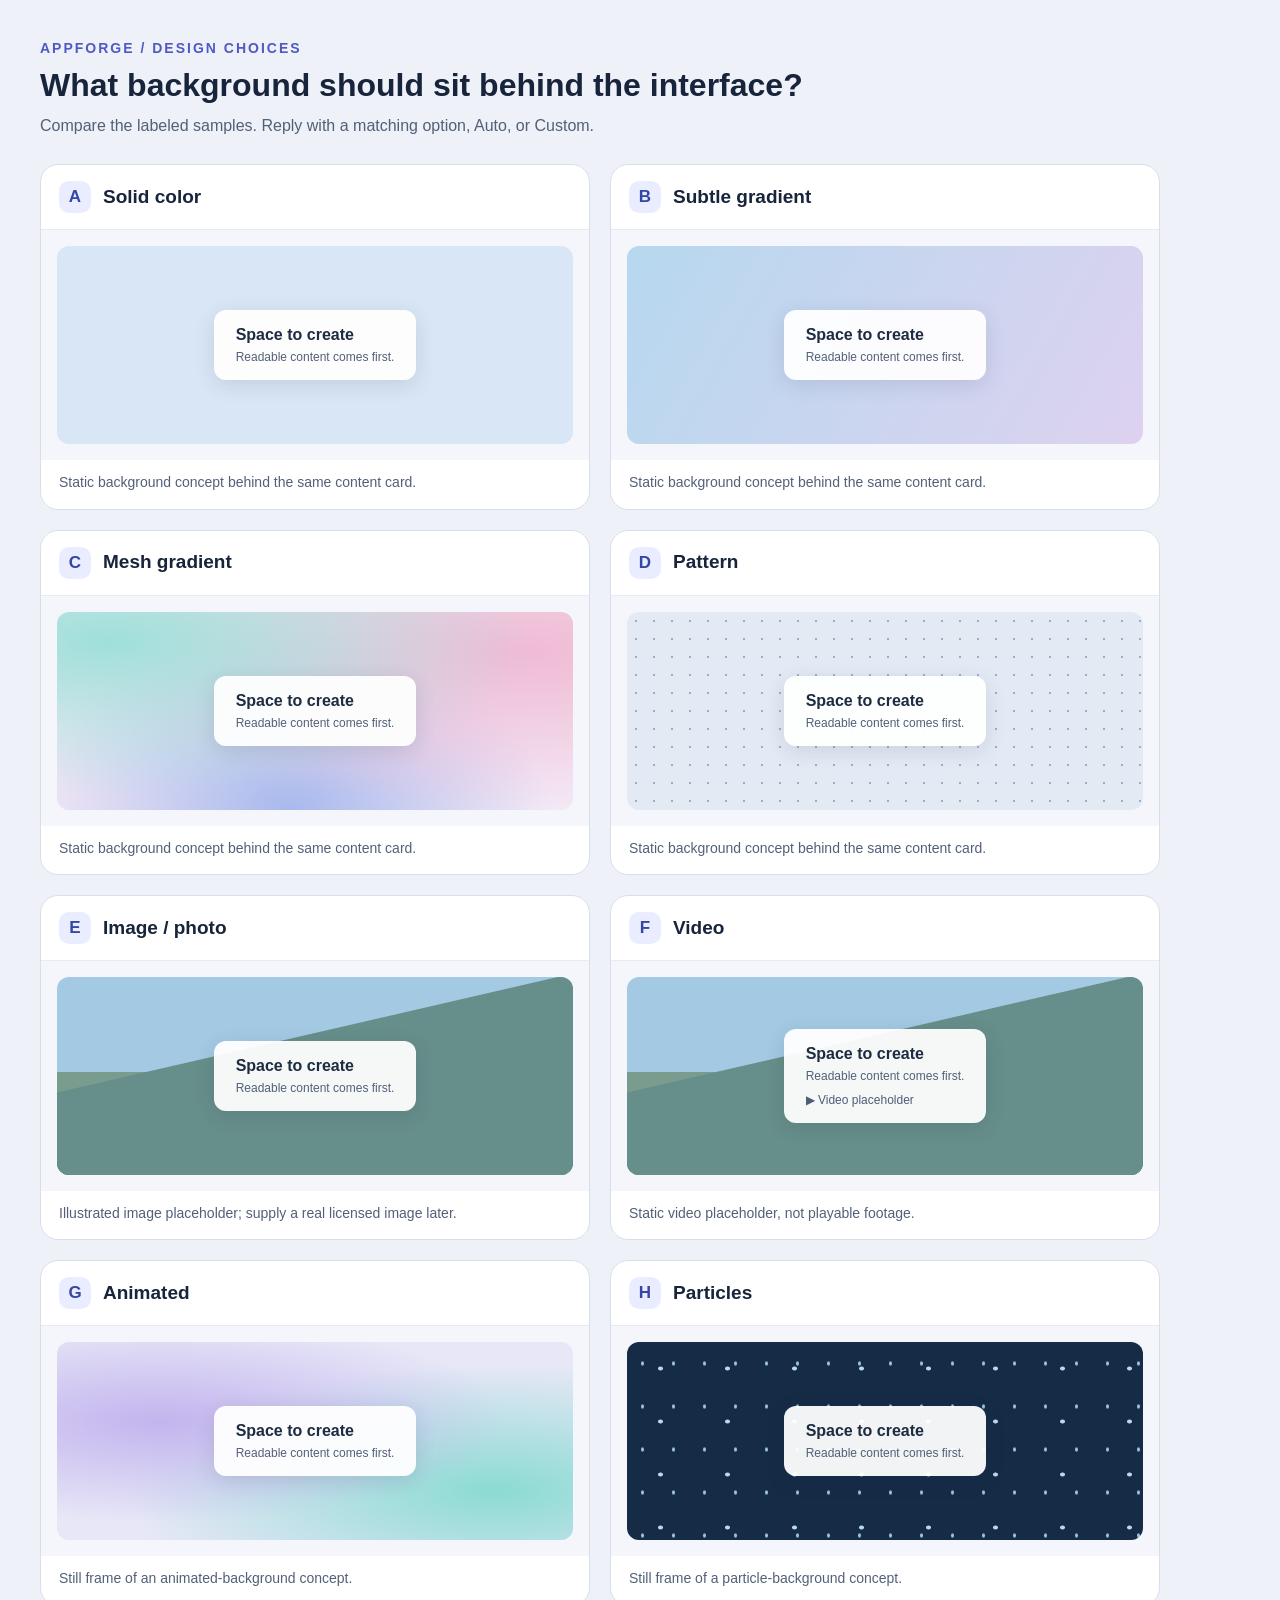
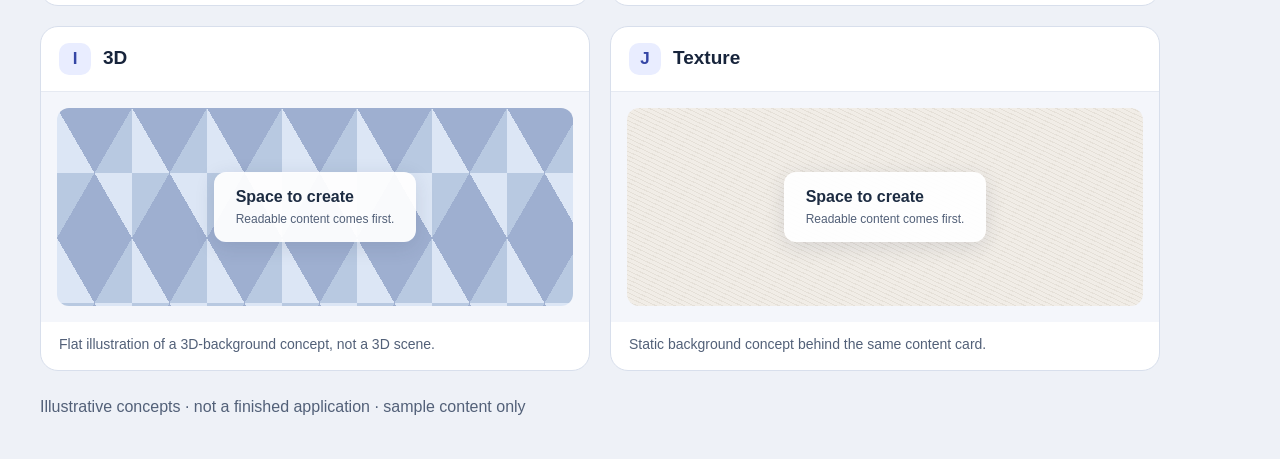
<file: assets/uiux/background-type.html>
<!doctype html>
<html lang="en"><head><meta charset="utf-8"><meta name="viewport" content="width=device-width,initial-scale=1"><title>What background should sit behind the interface?</title><style>
*{box-sizing:border-box}body{margin:0;background:#eef1f7;color:#17243b;font-family:Arial,sans-serif}
main{width:1200px;padding:40px}header{margin-bottom:26px}.eyebrow{color:#505ac6;font-size:14px;font-weight:700;letter-spacing:2px}
h1{font-size:32px;line-height:1.2;margin:10px 0}header p,footer{font-size:16px;line-height:1.5;color:#526078;margin:0}
.grid{display:grid;grid-template-columns:repeat(2,minmax(0,1fr));gap:20px}.grid.three{grid-template-columns:repeat(3,minmax(0,1fr))}
.grid.one{grid-template-columns:1fr}.option{min-width:0;background:#fff;border:1px solid #d8dfec;border-radius:18px;overflow:hidden}
.caption{padding:16px 18px;display:flex;align-items:center;gap:12px;border-bottom:1px solid #e6eaf2;min-height:65px}
.code{flex:0 0 32px;height:32px;border-radius:10px;display:grid;place-items:center;background:#e9edff;color:#3546a5;font-size:17px;font-weight:700}
h2{font-size:19px;line-height:1.3;margin:0}.detail{font-size:14px;line-height:1.45;color:#526078;padding:12px 18px 16px;min-height:48px}
.preview{height:230px;position:relative;overflow:hidden;background:#f4f6fb;padding:16px}.preview>div{height:100%}footer{margin-top:24px}
.mini{--bg:#f4f6fb;--surface:#fff;--ink:#19283f;--muted:#63718a;--accent:#4f57ce;--line:#dce2ed;--radius:10px;background:var(--bg);color:var(--ink);display:flex;border:1px solid var(--line);border-radius:var(--radius);overflow:hidden;font-size:12px}
.mini nav{width:86px;flex-shrink:0;background:var(--surface);border-right:1px solid var(--line);padding:14px 10px;display:flex;flex-direction:column;gap:10px}
.mini .brand{font-weight:700;color:var(--accent);margin-bottom:8px;letter-spacing:.5px}.mini nav span{color:var(--muted)}.mini nav .active{color:var(--accent);font-weight:700}
.mini section{flex:1;min-width:0;padding:15px}.mini .top{display:flex;justify-content:space-between;align-items:center;margin-bottom:14px;gap:8px}
.mini strong{font-size:17px}.button{display:inline-block;background:var(--accent);color:#fff;border-radius:var(--radius);padding:7px 10px;font-size:11px;white-space:nowrap}
.stats{display:grid;grid-template-columns:repeat(2,1fr);gap:8px}.stat{background:var(--surface);border:1px solid var(--line);border-radius:var(--radius);padding:10px;box-shadow:var(--shadow,none)}
.stat small{font-size:10px;color:var(--muted)}.stat b{display:block;font-size:21px;margin-top:4px}.activity{margin-top:10px;background:var(--surface);border-radius:var(--radius);border:1px solid var(--line);padding:10px}
.activity .line{display:flex;justify-content:space-between;gap:6px;font-size:11px}.activity .bar{height:5px;margin-top:8px;border-radius:3px;background:var(--line)}.activity .bar i{display:block;width:72%;height:100%;background:var(--accent);border-radius:3px}
.style-minimal{--bg:#fff;--line:#eceef3;--accent:#242d3b}.style-minimal .stat{border:0;padding-left:0}.style-minimal nav{border:0}
.style-bento{--bg:#edeefb;--accent:#5b4bc5;--radius:19px}.style-bento .stat:first-child{background:#ded8ff}.style-bento .stat:last-child{background:#e8f7d9}.style-bento .stat{border:0}.style-bento .activity{border:0}
.style-matte-glass{--bg:linear-gradient(120deg,#a9c0d7,#d6c8eb);--surface:#f8faffde;--line:#ffffffc9;--accent:#4d5c98;backdrop-filter:blur(10px)}
.style-apple-inspired{--bg:#edf0f5;--accent:#1971d4;--line:#e0e4eb}.style-apple-inspired nav{background:#e7eaf0}.style-apple-inspired .stat{border:0}
.style-material-design{--bg:#f4effc;--surface:#fffaff;--accent:#6750a4;--line:#e5dcef}.style-material-design .button{border-radius:24px}.style-material-design .stat{border:0;box-shadow:0 3px 5px #21113720}
.style-corporate{--bg:#f2f5f8;--accent:#21547a;--line:#d1dce6}.style-corporate nav{background:#1c3552}.style-corporate nav span{color:#d7e1eb}.style-corporate .brand,.style-corporate nav .active{color:#fff}
.style-futuristic{--bg:#0b1b2e;--surface:#11283d;--ink:#e0f8ff;--muted:#a3c2d4;--accent:#2580a0;--line:#28617a;font-family:Consolas,monospace}.style-futuristic .brand,.style-futuristic nav .active{color:#78d8ef}
.style-luxury{--bg:#201f1d;--surface:#2e2b26;--ink:#f8f0dd;--muted:#d1c6ae;--accent:#a4874a;--line:#625539;font-family:Georgia,serif}.style-luxury .brand,.style-luxury nav .active{color:#e6ca8e}.style-luxury strong{letter-spacing:1px}
.style-fluent-design{--bg:#e8eff6;--accent:#1768a6;--surface:#ffffffd9}.style-fluent-design nav{background:#e0eaf4}
.style-linux-inspired{--bg:#f1efec;--accent:#a64613;--line:#b9b7b2}.style-linux-inspired nav{background:#e0ddda}.style-linux-inspired .stat{padding:7px}
.style-glassmorphism{--bg:linear-gradient(130deg,#8295d2,#c6b3e6 50%,#90d4dc);--surface:#ffffffb8;--accent:#3d4a94;--line:#ffffffb0}
.style-neumorphism{--bg:#e4e9ef;--surface:#e4e9ef;--line:#c4ced9;--accent:#3f5a91}.style-neumorphism .stat{box-shadow:5px 5px 9px #bec6d0,-5px -5px 9px #fff}
.style-brutalism{--bg:#fcf5c7;--accent:#343448;--line:#252a35}.style-brutalism .stat{border:2px solid #252a35;box-shadow:3px 3px 0 #252a35}.style-brutalism .button{background:#6b48d3}
.style-flat{--bg:#edf5f4;--accent:#14796c;--line:#cbe2df}.style-flat .stat{background:#d7eeeb;border:0}
.style-retro{--bg:#f4e8cd;--surface:#fff3da;--accent:#9f462e;--line:#a28b67}.style-retro .stat{box-shadow:2px 2px 0 #7d674b}
.style-cyberpunk{--bg:#130f26;--surface:#231b3a;--ink:#f2efff;--muted:#c2b4d7;--accent:#8955bf;--line:#685486;font-family:Consolas,monospace}.style-cyberpunk .brand,.style-cyberpunk nav .active{color:#f3d673}
.style-editorial{--bg:#faf8f2;--accent:#4f483d;--line:#c9c0ae}.style-editorial nav{display:none}.style-editorial strong{font-family:Georgia,serif;font-size:25px}.style-editorial .stat{border:0;border-top:1px solid var(--line)}
.style-monochrome{--bg:#eee;--surface:#fafafa;--accent:#343434;--ink:#202020;--line:#ccc}.style-industrial{--bg:#e6e7e6;--accent:#4f5b55;--line:#717e78;font-family:Consolas,monospace}
.style-custom{--bg:linear-gradient(130deg,#e3f6f1,#f6e6fb);--accent:#7456b1;--line:#c2cfdf}
.theme-dark{--bg:#101a2b;--surface:#1c2a41;--ink:#eef3ff;--muted:#b6c3d8;--line:#354662;--accent:#566cce}
.theme-dark .brand,.theme-dark nav .active{color:#a7bdff}
.system-pair{display:flex;gap:6px}.system-pair .mini{flex:1}.system-pair nav{display:none}.system-pair .mini section{padding:10px}.system-pair .stats{grid-template-columns:1fr}.system-pair .stat:last-child,.system-pair .button{display:none}
.swatches{display:flex;height:70px!important;border-radius:8px;overflow:hidden}.swatches span{flex:1}.palette-ui{margin-top:12px;display:flex;align-items:center;justify-content:space-between;padding:18px;border-radius:10px;font-size:16px;font-weight:700}.hexes{display:flex;justify-content:space-between;font:11px Consolas,monospace;margin-top:8px}
.nav-right{flex-direction:row-reverse}.nav-right nav{border-right:0;border-left:1px solid var(--line)}.nav-top,.nav-bottom{flex-direction:column}.nav-top nav,.nav-bottom nav{flex-direction:row;width:auto;padding:10px;gap:16px;align-items:center;border:0}.nav-top nav .brand,.nav-bottom nav .brand{margin:0}.nav-bottom{flex-direction:column-reverse}.nav-bottom section,.nav-top section{padding:10px}.nav-bottom .activity,.nav-top .activity{display:none}
.nav-floating{padding:9px;gap:8px}.nav-floating nav{border:1px solid var(--line);border-radius:12px;box-shadow:0 4px 12px #26394f16}.nav-floating section{padding:6px}.mini aside{width:55px;border-left:1px solid var(--line);padding:14px 8px;background:#e9edf7;font-size:10px;line-height:2;color:#566780}
.nav-centered nav{display:none}.nav-centered section{max-width:300px;margin:auto}.nav-centered .top{justify-content:center}.nav-bento nav{display:none}.nav-bento .stats{grid-template-columns:2fr 1fr}.nav-bento .stat:first-child{background:#e5e0ff}.nav-bento .activity{width:75%;background:#e4f2e5}
.density{height:100%;background:#fff;border:1px solid #d5deea;border-radius:10px;padding:12px;overflow:hidden}.density .row{border-bottom:1px solid #e4e8f1;display:flex;align-items:center;justify-content:space-between;font-size:12px}.density .row span:last-child{font-size:10px;background:#e5f3ed;color:#22634d;padding:3px 6px;border-radius:4px}
.corner{width:83%;margin:4px auto;background:#fff;border:1px solid #cdd6e8;padding:20px;box-shadow:0 6px 18px #2537610c}.corner strong{display:block;font-size:20px;margin-bottom:10px}.corner p{font-size:13px;color:#526078}.corner .button{font-size:13px;padding:10px 14px}
.type{padding:10px 16px;background:#fff;border-radius:10px}.type small{color:#526078;font-family:Arial,sans-serif;font-size:12px;letter-spacing:2px}.type h3{font-size:32px;margin:13px 0}.type p{font-size:16px;line-height:1.5;margin:0 0 12px}.type span{font-size:14px}
.icons{display:flex;align-items:center;justify-content:space-evenly;height:100%;color:#4f57b8}.icons svg{width:56px;height:56px;overflow:visible}.icons figure{margin:0;text-align:center}.icons figcaption{font-size:12px;color:#526078;margin-top:12px}
.backdrop{display:grid;place-items:center;border-radius:12px;overflow:hidden;position:relative;background:#d9e6f5}.glass-card{z-index:2;background:#fffffff0;color:#1d2c42;padding:16px 22px;border-radius:12px;box-shadow:0 5px 20px #26324e20;max-width:80%;font-size:16px}.glass-card span{display:block;font-size:12px;color:#526078;margin-top:6px}
.bg-gradient{background:linear-gradient(120deg,#b6d8ef,#ddd2ef)}.bg-mesh{background:radial-gradient(at 10% 15%,#9fe0da,transparent 65%),radial-gradient(at 90% 20%,#f0bad4,transparent 70%),radial-gradient(at 45% 100%,#a8b9ed,transparent 65%),#f3e8f5}
.bg-svg-pattern{background-color:#e4eaf4;background-image:radial-gradient(#9baecb 1.5px,transparent 1.5px);background-size:18px 18px}
.bg-image,.bg-video{background:linear-gradient(180deg,#a3c9e3 0 48%,#799c8f 48% 65%,#3e6863 65%);isolation:isolate}.bg-image:before,.bg-video:before{content:'';position:absolute;inset:30% -10% -40%;background:#668e8a;transform:rotate(-13deg);z-index:-1}.bg-video .glass-card:after{content:'▶  Video placeholder';display:block;margin-top:10px;font-size:12px;color:#4e5d77}
.bg-animated{background:radial-gradient(ellipse at 20% 40%,#c3b4ee,transparent 60%),radial-gradient(ellipse at 85% 75%,#8bdbd3,transparent 60%),#e7e7f7}
.bg-particles{background-color:#152b46;background-image:radial-gradient(#96c2df 1px,transparent 2px),radial-gradient(#b5d9ef 2px,transparent 3px);background-size:31px 43px,67px 53px}
.bg-3d{background:repeating-conic-gradient(from 30deg,#b8c9e1 0 60deg,#dce6f5 60deg 120deg,#9eafd0 120deg 180deg);background-size:75px 130px}.bg-texture{background:repeating-linear-gradient(25deg,#e5e0d8 0 1px,#f1ede7 1px 4px)}
.story{display:flex;align-items:center;gap:12px;height:100%;padding:8px}.frame{position:relative;flex:1;height:110px;border:1px solid #d0d9e9;border-radius:12px;background:#fff;overflow:hidden}.frame small{position:absolute;bottom:8px;left:10px;color:#63718a;font-size:12px}.orb{position:absolute;top:20px;width:32px;height:32px;border-radius:10px;background:#6660c8}.arrow{color:#7d87a0;font-size:24px}.motion-label{font-size:14px;color:#526078;margin:0 10px}
.logo-preview{background:#fff;border:1px solid #d6deec;border-radius:10px;position:relative}.logo-preview .shell-top{height:43px;border-bottom:1px solid #d6deec;background:#f9faff}.logo-preview .shell-nav{position:absolute;left:0;top:43px;bottom:0;width:92px;border-right:1px solid #d6deec;background:#eef1f8;padding:16px 10px;font-size:11px;line-height:2.5;color:#607089}.logo-preview .logo{position:absolute;top:12px;display:flex;gap:5px;align-items:center;font-size:12px;font-weight:700}.logo-preview .mark{display:inline-grid;place-items:center;background:#5751bd;color:#fff;width:20px;height:20px;border-radius:6px;font-size:10px}.logo-preview .placeholder{position:absolute;top:67px;left:115px;right:20px;height:80px;background:linear-gradient(#e9edf8 0 25%,transparent 25% 43%,#f1f4fa 43%);border-radius:8px}
@media(max-width:700px){main{width:100%;padding:20px}.grid,.grid.three{grid-template-columns:1fr}}
</style></head>
<body><main><header><div class="eyebrow">APPFORGE / DESIGN CHOICES</div><h1>What background should sit behind the interface?</h1><p>Compare the labeled samples. Reply with a matching option, Auto, or Custom.</p></header>
<div class="grid "><article class="option"><div class="caption"><span class="code">A</span><h2>Solid color</h2></div><div class="preview"><div class="backdrop bg-solid"><div class="glass-card"><b>Space to create</b><span>Readable content comes first.</span></div></div></div><div class="detail">Static background concept behind the same content card.</div></article><article class="option"><div class="caption"><span class="code">B</span><h2>Subtle gradient</h2></div><div class="preview"><div class="backdrop bg-gradient"><div class="glass-card"><b>Space to create</b><span>Readable content comes first.</span></div></div></div><div class="detail">Static background concept behind the same content card.</div></article><article class="option"><div class="caption"><span class="code">C</span><h2>Mesh gradient</h2></div><div class="preview"><div class="backdrop bg-mesh"><div class="glass-card"><b>Space to create</b><span>Readable content comes first.</span></div></div></div><div class="detail">Static background concept behind the same content card.</div></article><article class="option"><div class="caption"><span class="code">D</span><h2>Pattern</h2></div><div class="preview"><div class="backdrop bg-svg-pattern"><div class="glass-card"><b>Space to create</b><span>Readable content comes first.</span></div></div></div><div class="detail">Static background concept behind the same content card.</div></article><article class="option"><div class="caption"><span class="code">E</span><h2>Image / photo</h2></div><div class="preview"><div class="backdrop bg-image"><div class="glass-card"><b>Space to create</b><span>Readable content comes first.</span></div></div></div><div class="detail">Illustrated image placeholder; supply a real licensed image later.</div></article><article class="option"><div class="caption"><span class="code">F</span><h2>Video</h2></div><div class="preview"><div class="backdrop bg-video"><div class="glass-card"><b>Space to create</b><span>Readable content comes first.</span></div></div></div><div class="detail">Static video placeholder, not playable footage.</div></article><article class="option"><div class="caption"><span class="code">G</span><h2>Animated</h2></div><div class="preview"><div class="backdrop bg-animated"><div class="glass-card"><b>Space to create</b><span>Readable content comes first.</span></div></div></div><div class="detail">Still frame of an animated-background concept.</div></article><article class="option"><div class="caption"><span class="code">H</span><h2>Particles</h2></div><div class="preview"><div class="backdrop bg-particles"><div class="glass-card"><b>Space to create</b><span>Readable content comes first.</span></div></div></div><div class="detail">Still frame of a particle-background concept.</div></article><article class="option"><div class="caption"><span class="code">I</span><h2>3D</h2></div><div class="preview"><div class="backdrop bg-3d"><div class="glass-card"><b>Space to create</b><span>Readable content comes first.</span></div></div></div><div class="detail">Flat illustration of a 3D-background concept, not a 3D scene.</div></article><article class="option"><div class="caption"><span class="code">J</span><h2>Texture</h2></div><div class="preview"><div class="backdrop bg-texture"><div class="glass-card"><b>Space to create</b><span>Readable content comes first.</span></div></div></div><div class="detail">Static background concept behind the same content card.</div></article></div><footer>Illustrative concepts · not a finished application · sample content only</footer></main></body></html>
</file>
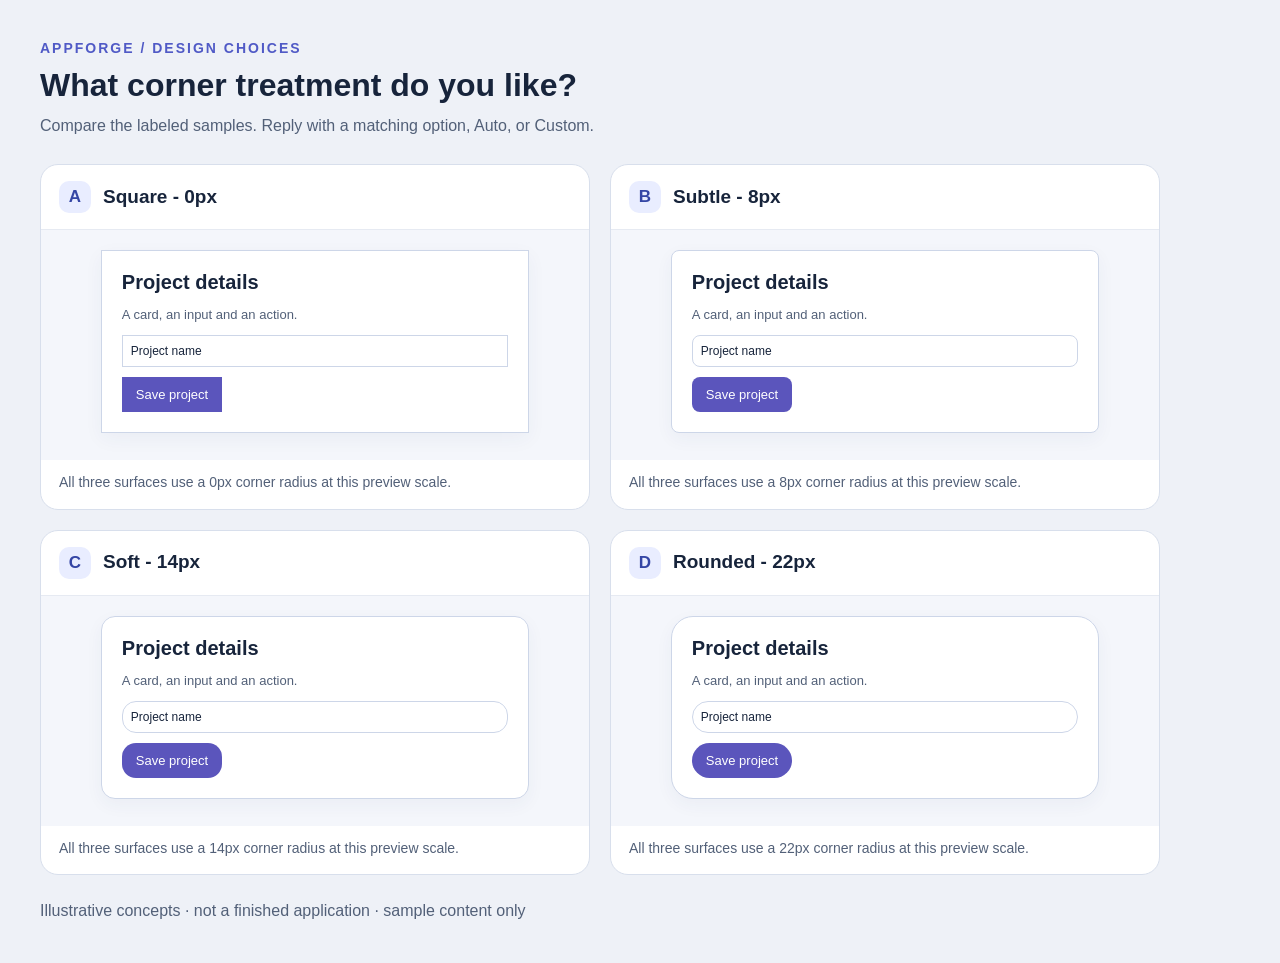
<file: assets/uiux/borderRadius.html>
<!doctype html>
<html lang="en"><head><meta charset="utf-8"><meta name="viewport" content="width=device-width,initial-scale=1"><title>What corner treatment do you like?</title><style>
*{box-sizing:border-box}body{margin:0;background:#eef1f7;color:#17243b;font-family:Arial,sans-serif}
main{width:1200px;padding:40px}header{margin-bottom:26px}.eyebrow{color:#505ac6;font-size:14px;font-weight:700;letter-spacing:2px}
h1{font-size:32px;line-height:1.2;margin:10px 0}header p,footer{font-size:16px;line-height:1.5;color:#526078;margin:0}
.grid{display:grid;grid-template-columns:repeat(2,minmax(0,1fr));gap:20px}.grid.three{grid-template-columns:repeat(3,minmax(0,1fr))}
.grid.one{grid-template-columns:1fr}.option{min-width:0;background:#fff;border:1px solid #d8dfec;border-radius:18px;overflow:hidden}
.caption{padding:16px 18px;display:flex;align-items:center;gap:12px;border-bottom:1px solid #e6eaf2;min-height:65px}
.code{flex:0 0 32px;height:32px;border-radius:10px;display:grid;place-items:center;background:#e9edff;color:#3546a5;font-size:17px;font-weight:700}
h2{font-size:19px;line-height:1.3;margin:0}.detail{font-size:14px;line-height:1.45;color:#526078;padding:12px 18px 16px;min-height:48px}
.preview{height:230px;position:relative;overflow:hidden;background:#f4f6fb;padding:16px}.preview>div{height:100%}footer{margin-top:24px}
.mini{--bg:#f4f6fb;--surface:#fff;--ink:#19283f;--muted:#63718a;--accent:#4f57ce;--line:#dce2ed;--radius:10px;background:var(--bg);color:var(--ink);display:flex;border:1px solid var(--line);border-radius:var(--radius);overflow:hidden;font-size:12px}
.mini nav{width:86px;flex-shrink:0;background:var(--surface);border-right:1px solid var(--line);padding:14px 10px;display:flex;flex-direction:column;gap:10px}
.mini .brand{font-weight:700;color:var(--accent);margin-bottom:8px;letter-spacing:.5px}.mini nav span{color:var(--muted)}.mini nav .active{color:var(--accent);font-weight:700}
.mini section{flex:1;min-width:0;padding:15px}.mini .top{display:flex;justify-content:space-between;align-items:center;margin-bottom:14px;gap:8px}
.mini strong{font-size:17px}.button{display:inline-block;background:var(--accent);color:#fff;border-radius:var(--radius);padding:7px 10px;font-size:11px;white-space:nowrap}
.stats{display:grid;grid-template-columns:repeat(2,1fr);gap:8px}.stat{background:var(--surface);border:1px solid var(--line);border-radius:var(--radius);padding:10px;box-shadow:var(--shadow,none)}
.stat small{font-size:10px;color:var(--muted)}.stat b{display:block;font-size:21px;margin-top:4px}.activity{margin-top:10px;background:var(--surface);border-radius:var(--radius);border:1px solid var(--line);padding:10px}
.activity .line{display:flex;justify-content:space-between;gap:6px;font-size:11px}.activity .bar{height:5px;margin-top:8px;border-radius:3px;background:var(--line)}.activity .bar i{display:block;width:72%;height:100%;background:var(--accent);border-radius:3px}
.style-minimal{--bg:#fff;--line:#eceef3;--accent:#242d3b}.style-minimal .stat{border:0;padding-left:0}.style-minimal nav{border:0}
.style-bento{--bg:#edeefb;--accent:#5b4bc5;--radius:19px}.style-bento .stat:first-child{background:#ded8ff}.style-bento .stat:last-child{background:#e8f7d9}.style-bento .stat{border:0}.style-bento .activity{border:0}
.style-matte-glass{--bg:linear-gradient(120deg,#a9c0d7,#d6c8eb);--surface:#f8faffde;--line:#ffffffc9;--accent:#4d5c98;backdrop-filter:blur(10px)}
.style-apple-inspired{--bg:#edf0f5;--accent:#1971d4;--line:#e0e4eb}.style-apple-inspired nav{background:#e7eaf0}.style-apple-inspired .stat{border:0}
.style-material-design{--bg:#f4effc;--surface:#fffaff;--accent:#6750a4;--line:#e5dcef}.style-material-design .button{border-radius:24px}.style-material-design .stat{border:0;box-shadow:0 3px 5px #21113720}
.style-corporate{--bg:#f2f5f8;--accent:#21547a;--line:#d1dce6}.style-corporate nav{background:#1c3552}.style-corporate nav span{color:#d7e1eb}.style-corporate .brand,.style-corporate nav .active{color:#fff}
.style-futuristic{--bg:#0b1b2e;--surface:#11283d;--ink:#e0f8ff;--muted:#a3c2d4;--accent:#2580a0;--line:#28617a;font-family:Consolas,monospace}.style-futuristic .brand,.style-futuristic nav .active{color:#78d8ef}
.style-luxury{--bg:#201f1d;--surface:#2e2b26;--ink:#f8f0dd;--muted:#d1c6ae;--accent:#a4874a;--line:#625539;font-family:Georgia,serif}.style-luxury .brand,.style-luxury nav .active{color:#e6ca8e}.style-luxury strong{letter-spacing:1px}
.style-fluent-design{--bg:#e8eff6;--accent:#1768a6;--surface:#ffffffd9}.style-fluent-design nav{background:#e0eaf4}
.style-linux-inspired{--bg:#f1efec;--accent:#a64613;--line:#b9b7b2}.style-linux-inspired nav{background:#e0ddda}.style-linux-inspired .stat{padding:7px}
.style-glassmorphism{--bg:linear-gradient(130deg,#8295d2,#c6b3e6 50%,#90d4dc);--surface:#ffffffb8;--accent:#3d4a94;--line:#ffffffb0}
.style-neumorphism{--bg:#e4e9ef;--surface:#e4e9ef;--line:#c4ced9;--accent:#3f5a91}.style-neumorphism .stat{box-shadow:5px 5px 9px #bec6d0,-5px -5px 9px #fff}
.style-brutalism{--bg:#fcf5c7;--accent:#343448;--line:#252a35}.style-brutalism .stat{border:2px solid #252a35;box-shadow:3px 3px 0 #252a35}.style-brutalism .button{background:#6b48d3}
.style-flat{--bg:#edf5f4;--accent:#14796c;--line:#cbe2df}.style-flat .stat{background:#d7eeeb;border:0}
.style-retro{--bg:#f4e8cd;--surface:#fff3da;--accent:#9f462e;--line:#a28b67}.style-retro .stat{box-shadow:2px 2px 0 #7d674b}
.style-cyberpunk{--bg:#130f26;--surface:#231b3a;--ink:#f2efff;--muted:#c2b4d7;--accent:#8955bf;--line:#685486;font-family:Consolas,monospace}.style-cyberpunk .brand,.style-cyberpunk nav .active{color:#f3d673}
.style-editorial{--bg:#faf8f2;--accent:#4f483d;--line:#c9c0ae}.style-editorial nav{display:none}.style-editorial strong{font-family:Georgia,serif;font-size:25px}.style-editorial .stat{border:0;border-top:1px solid var(--line)}
.style-monochrome{--bg:#eee;--surface:#fafafa;--accent:#343434;--ink:#202020;--line:#ccc}.style-industrial{--bg:#e6e7e6;--accent:#4f5b55;--line:#717e78;font-family:Consolas,monospace}
.style-custom{--bg:linear-gradient(130deg,#e3f6f1,#f6e6fb);--accent:#7456b1;--line:#c2cfdf}
.theme-dark{--bg:#101a2b;--surface:#1c2a41;--ink:#eef3ff;--muted:#b6c3d8;--line:#354662;--accent:#566cce}
.theme-dark .brand,.theme-dark nav .active{color:#a7bdff}
.system-pair{display:flex;gap:6px}.system-pair .mini{flex:1}.system-pair nav{display:none}.system-pair .mini section{padding:10px}.system-pair .stats{grid-template-columns:1fr}.system-pair .stat:last-child,.system-pair .button{display:none}
.swatches{display:flex;height:70px!important;border-radius:8px;overflow:hidden}.swatches span{flex:1}.palette-ui{margin-top:12px;display:flex;align-items:center;justify-content:space-between;padding:18px;border-radius:10px;font-size:16px;font-weight:700}.hexes{display:flex;justify-content:space-between;font:11px Consolas,monospace;margin-top:8px}
.nav-right{flex-direction:row-reverse}.nav-right nav{border-right:0;border-left:1px solid var(--line)}.nav-top,.nav-bottom{flex-direction:column}.nav-top nav,.nav-bottom nav{flex-direction:row;width:auto;padding:10px;gap:16px;align-items:center;border:0}.nav-top nav .brand,.nav-bottom nav .brand{margin:0}.nav-bottom{flex-direction:column-reverse}.nav-bottom section,.nav-top section{padding:10px}.nav-bottom .activity,.nav-top .activity{display:none}
.nav-floating{padding:9px;gap:8px}.nav-floating nav{border:1px solid var(--line);border-radius:12px;box-shadow:0 4px 12px #26394f16}.nav-floating section{padding:6px}.mini aside{width:55px;border-left:1px solid var(--line);padding:14px 8px;background:#e9edf7;font-size:10px;line-height:2;color:#566780}
.nav-centered nav{display:none}.nav-centered section{max-width:300px;margin:auto}.nav-centered .top{justify-content:center}.nav-bento nav{display:none}.nav-bento .stats{grid-template-columns:2fr 1fr}.nav-bento .stat:first-child{background:#e5e0ff}.nav-bento .activity{width:75%;background:#e4f2e5}
.density{height:100%;background:#fff;border:1px solid #d5deea;border-radius:10px;padding:12px;overflow:hidden}.density .row{border-bottom:1px solid #e4e8f1;display:flex;align-items:center;justify-content:space-between;font-size:12px}.density .row span:last-child{font-size:10px;background:#e5f3ed;color:#22634d;padding:3px 6px;border-radius:4px}
.corner{width:83%;margin:4px auto;background:#fff;border:1px solid #cdd6e8;padding:20px;box-shadow:0 6px 18px #2537610c}.corner strong{display:block;font-size:20px;margin-bottom:10px}.corner p{font-size:13px;color:#526078}.corner .button{font-size:13px;padding:10px 14px}
.type{padding:10px 16px;background:#fff;border-radius:10px}.type small{color:#526078;font-family:Arial,sans-serif;font-size:12px;letter-spacing:2px}.type h3{font-size:32px;margin:13px 0}.type p{font-size:16px;line-height:1.5;margin:0 0 12px}.type span{font-size:14px}
.icons{display:flex;align-items:center;justify-content:space-evenly;height:100%;color:#4f57b8}.icons svg{width:56px;height:56px;overflow:visible}.icons figure{margin:0;text-align:center}.icons figcaption{font-size:12px;color:#526078;margin-top:12px}
.backdrop{display:grid;place-items:center;border-radius:12px;overflow:hidden;position:relative;background:#d9e6f5}.glass-card{z-index:2;background:#fffffff0;color:#1d2c42;padding:16px 22px;border-radius:12px;box-shadow:0 5px 20px #26324e20;max-width:80%;font-size:16px}.glass-card span{display:block;font-size:12px;color:#526078;margin-top:6px}
.bg-gradient{background:linear-gradient(120deg,#b6d8ef,#ddd2ef)}.bg-mesh{background:radial-gradient(at 10% 15%,#9fe0da,transparent 65%),radial-gradient(at 90% 20%,#f0bad4,transparent 70%),radial-gradient(at 45% 100%,#a8b9ed,transparent 65%),#f3e8f5}
.bg-svg-pattern{background-color:#e4eaf4;background-image:radial-gradient(#9baecb 1.5px,transparent 1.5px);background-size:18px 18px}
.bg-image,.bg-video{background:linear-gradient(180deg,#a3c9e3 0 48%,#799c8f 48% 65%,#3e6863 65%);isolation:isolate}.bg-image:before,.bg-video:before{content:'';position:absolute;inset:30% -10% -40%;background:#668e8a;transform:rotate(-13deg);z-index:-1}.bg-video .glass-card:after{content:'▶  Video placeholder';display:block;margin-top:10px;font-size:12px;color:#4e5d77}
.bg-animated{background:radial-gradient(ellipse at 20% 40%,#c3b4ee,transparent 60%),radial-gradient(ellipse at 85% 75%,#8bdbd3,transparent 60%),#e7e7f7}
.bg-particles{background-color:#152b46;background-image:radial-gradient(#96c2df 1px,transparent 2px),radial-gradient(#b5d9ef 2px,transparent 3px);background-size:31px 43px,67px 53px}
.bg-3d{background:repeating-conic-gradient(from 30deg,#b8c9e1 0 60deg,#dce6f5 60deg 120deg,#9eafd0 120deg 180deg);background-size:75px 130px}.bg-texture{background:repeating-linear-gradient(25deg,#e5e0d8 0 1px,#f1ede7 1px 4px)}
.story{display:flex;align-items:center;gap:12px;height:100%;padding:8px}.frame{position:relative;flex:1;height:110px;border:1px solid #d0d9e9;border-radius:12px;background:#fff;overflow:hidden}.frame small{position:absolute;bottom:8px;left:10px;color:#63718a;font-size:12px}.orb{position:absolute;top:20px;width:32px;height:32px;border-radius:10px;background:#6660c8}.arrow{color:#7d87a0;font-size:24px}.motion-label{font-size:14px;color:#526078;margin:0 10px}
.logo-preview{background:#fff;border:1px solid #d6deec;border-radius:10px;position:relative}.logo-preview .shell-top{height:43px;border-bottom:1px solid #d6deec;background:#f9faff}.logo-preview .shell-nav{position:absolute;left:0;top:43px;bottom:0;width:92px;border-right:1px solid #d6deec;background:#eef1f8;padding:16px 10px;font-size:11px;line-height:2.5;color:#607089}.logo-preview .logo{position:absolute;top:12px;display:flex;gap:5px;align-items:center;font-size:12px;font-weight:700}.logo-preview .mark{display:inline-grid;place-items:center;background:#5751bd;color:#fff;width:20px;height:20px;border-radius:6px;font-size:10px}.logo-preview .placeholder{position:absolute;top:67px;left:115px;right:20px;height:80px;background:linear-gradient(#e9edf8 0 25%,transparent 25% 43%,#f1f4fa 43%);border-radius:8px}
@media(max-width:700px){main{width:100%;padding:20px}.grid,.grid.three{grid-template-columns:1fr}}
</style></head>
<body><main><header><div class="eyebrow">APPFORGE / DESIGN CHOICES</div><h1>What corner treatment do you like?</h1><p>Compare the labeled samples. Reply with a matching option, Auto, or Custom.</p></header>
<div class="grid "><article class="option"><div class="caption"><span class="code">A</span><h2>Square - 0px</h2></div><div class="preview"><div><div class="corner" style="border-radius:0px"><strong>Project details</strong><p>A card, an input and an action.</p><div style="border:1px solid #cdd6e8;padding:8px;margin-bottom:10px;border-radius:0px;font-size:12px">Project name</div><span class="button" style="--accent:#5b55bc;--radius:0px">Save project</span></div></div></div><div class="detail">All three surfaces use a 0px corner radius at this preview scale.</div></article><article class="option"><div class="caption"><span class="code">B</span><h2>Subtle - 8px</h2></div><div class="preview"><div><div class="corner" style="border-radius:8px"><strong>Project details</strong><p>A card, an input and an action.</p><div style="border:1px solid #cdd6e8;padding:8px;margin-bottom:10px;border-radius:8px;font-size:12px">Project name</div><span class="button" style="--accent:#5b55bc;--radius:8px">Save project</span></div></div></div><div class="detail">All three surfaces use a 8px corner radius at this preview scale.</div></article><article class="option"><div class="caption"><span class="code">C</span><h2>Soft - 14px</h2></div><div class="preview"><div><div class="corner" style="border-radius:14px"><strong>Project details</strong><p>A card, an input and an action.</p><div style="border:1px solid #cdd6e8;padding:8px;margin-bottom:10px;border-radius:14px;font-size:12px">Project name</div><span class="button" style="--accent:#5b55bc;--radius:14px">Save project</span></div></div></div><div class="detail">All three surfaces use a 14px corner radius at this preview scale.</div></article><article class="option"><div class="caption"><span class="code">D</span><h2>Rounded - 22px</h2></div><div class="preview"><div><div class="corner" style="border-radius:22px"><strong>Project details</strong><p>A card, an input and an action.</p><div style="border:1px solid #cdd6e8;padding:8px;margin-bottom:10px;border-radius:22px;font-size:12px">Project name</div><span class="button" style="--accent:#5b55bc;--radius:22px">Save project</span></div></div></div><div class="detail">All three surfaces use a 22px corner radius at this preview scale.</div></article></div><footer>Illustrative concepts · not a finished application · sample content only</footer></main></body></html>
</file>
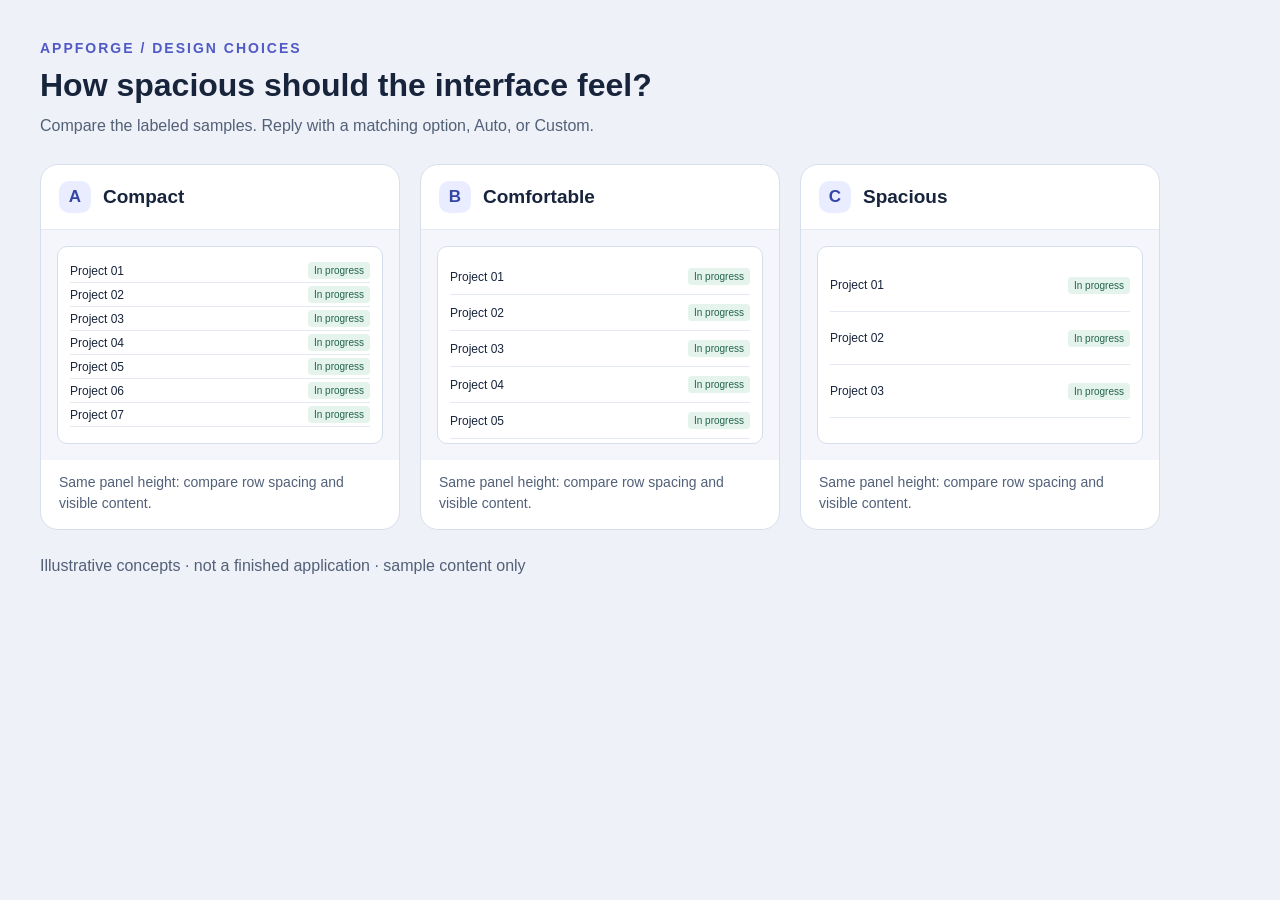
<file: assets/uiux/density.html>
<!doctype html>
<html lang="en"><head><meta charset="utf-8"><meta name="viewport" content="width=device-width,initial-scale=1"><title>How spacious should the interface feel?</title><style>
*{box-sizing:border-box}body{margin:0;background:#eef1f7;color:#17243b;font-family:Arial,sans-serif}
main{width:1200px;padding:40px}header{margin-bottom:26px}.eyebrow{color:#505ac6;font-size:14px;font-weight:700;letter-spacing:2px}
h1{font-size:32px;line-height:1.2;margin:10px 0}header p,footer{font-size:16px;line-height:1.5;color:#526078;margin:0}
.grid{display:grid;grid-template-columns:repeat(2,minmax(0,1fr));gap:20px}.grid.three{grid-template-columns:repeat(3,minmax(0,1fr))}
.grid.one{grid-template-columns:1fr}.option{min-width:0;background:#fff;border:1px solid #d8dfec;border-radius:18px;overflow:hidden}
.caption{padding:16px 18px;display:flex;align-items:center;gap:12px;border-bottom:1px solid #e6eaf2;min-height:65px}
.code{flex:0 0 32px;height:32px;border-radius:10px;display:grid;place-items:center;background:#e9edff;color:#3546a5;font-size:17px;font-weight:700}
h2{font-size:19px;line-height:1.3;margin:0}.detail{font-size:14px;line-height:1.45;color:#526078;padding:12px 18px 16px;min-height:48px}
.preview{height:230px;position:relative;overflow:hidden;background:#f4f6fb;padding:16px}.preview>div{height:100%}footer{margin-top:24px}
.mini{--bg:#f4f6fb;--surface:#fff;--ink:#19283f;--muted:#63718a;--accent:#4f57ce;--line:#dce2ed;--radius:10px;background:var(--bg);color:var(--ink);display:flex;border:1px solid var(--line);border-radius:var(--radius);overflow:hidden;font-size:12px}
.mini nav{width:86px;flex-shrink:0;background:var(--surface);border-right:1px solid var(--line);padding:14px 10px;display:flex;flex-direction:column;gap:10px}
.mini .brand{font-weight:700;color:var(--accent);margin-bottom:8px;letter-spacing:.5px}.mini nav span{color:var(--muted)}.mini nav .active{color:var(--accent);font-weight:700}
.mini section{flex:1;min-width:0;padding:15px}.mini .top{display:flex;justify-content:space-between;align-items:center;margin-bottom:14px;gap:8px}
.mini strong{font-size:17px}.button{display:inline-block;background:var(--accent);color:#fff;border-radius:var(--radius);padding:7px 10px;font-size:11px;white-space:nowrap}
.stats{display:grid;grid-template-columns:repeat(2,1fr);gap:8px}.stat{background:var(--surface);border:1px solid var(--line);border-radius:var(--radius);padding:10px;box-shadow:var(--shadow,none)}
.stat small{font-size:10px;color:var(--muted)}.stat b{display:block;font-size:21px;margin-top:4px}.activity{margin-top:10px;background:var(--surface);border-radius:var(--radius);border:1px solid var(--line);padding:10px}
.activity .line{display:flex;justify-content:space-between;gap:6px;font-size:11px}.activity .bar{height:5px;margin-top:8px;border-radius:3px;background:var(--line)}.activity .bar i{display:block;width:72%;height:100%;background:var(--accent);border-radius:3px}
.style-minimal{--bg:#fff;--line:#eceef3;--accent:#242d3b}.style-minimal .stat{border:0;padding-left:0}.style-minimal nav{border:0}
.style-bento{--bg:#edeefb;--accent:#5b4bc5;--radius:19px}.style-bento .stat:first-child{background:#ded8ff}.style-bento .stat:last-child{background:#e8f7d9}.style-bento .stat{border:0}.style-bento .activity{border:0}
.style-matte-glass{--bg:linear-gradient(120deg,#a9c0d7,#d6c8eb);--surface:#f8faffde;--line:#ffffffc9;--accent:#4d5c98;backdrop-filter:blur(10px)}
.style-apple-inspired{--bg:#edf0f5;--accent:#1971d4;--line:#e0e4eb}.style-apple-inspired nav{background:#e7eaf0}.style-apple-inspired .stat{border:0}
.style-material-design{--bg:#f4effc;--surface:#fffaff;--accent:#6750a4;--line:#e5dcef}.style-material-design .button{border-radius:24px}.style-material-design .stat{border:0;box-shadow:0 3px 5px #21113720}
.style-corporate{--bg:#f2f5f8;--accent:#21547a;--line:#d1dce6}.style-corporate nav{background:#1c3552}.style-corporate nav span{color:#d7e1eb}.style-corporate .brand,.style-corporate nav .active{color:#fff}
.style-futuristic{--bg:#0b1b2e;--surface:#11283d;--ink:#e0f8ff;--muted:#a3c2d4;--accent:#2580a0;--line:#28617a;font-family:Consolas,monospace}.style-futuristic .brand,.style-futuristic nav .active{color:#78d8ef}
.style-luxury{--bg:#201f1d;--surface:#2e2b26;--ink:#f8f0dd;--muted:#d1c6ae;--accent:#a4874a;--line:#625539;font-family:Georgia,serif}.style-luxury .brand,.style-luxury nav .active{color:#e6ca8e}.style-luxury strong{letter-spacing:1px}
.style-fluent-design{--bg:#e8eff6;--accent:#1768a6;--surface:#ffffffd9}.style-fluent-design nav{background:#e0eaf4}
.style-linux-inspired{--bg:#f1efec;--accent:#a64613;--line:#b9b7b2}.style-linux-inspired nav{background:#e0ddda}.style-linux-inspired .stat{padding:7px}
.style-glassmorphism{--bg:linear-gradient(130deg,#8295d2,#c6b3e6 50%,#90d4dc);--surface:#ffffffb8;--accent:#3d4a94;--line:#ffffffb0}
.style-neumorphism{--bg:#e4e9ef;--surface:#e4e9ef;--line:#c4ced9;--accent:#3f5a91}.style-neumorphism .stat{box-shadow:5px 5px 9px #bec6d0,-5px -5px 9px #fff}
.style-brutalism{--bg:#fcf5c7;--accent:#343448;--line:#252a35}.style-brutalism .stat{border:2px solid #252a35;box-shadow:3px 3px 0 #252a35}.style-brutalism .button{background:#6b48d3}
.style-flat{--bg:#edf5f4;--accent:#14796c;--line:#cbe2df}.style-flat .stat{background:#d7eeeb;border:0}
.style-retro{--bg:#f4e8cd;--surface:#fff3da;--accent:#9f462e;--line:#a28b67}.style-retro .stat{box-shadow:2px 2px 0 #7d674b}
.style-cyberpunk{--bg:#130f26;--surface:#231b3a;--ink:#f2efff;--muted:#c2b4d7;--accent:#8955bf;--line:#685486;font-family:Consolas,monospace}.style-cyberpunk .brand,.style-cyberpunk nav .active{color:#f3d673}
.style-editorial{--bg:#faf8f2;--accent:#4f483d;--line:#c9c0ae}.style-editorial nav{display:none}.style-editorial strong{font-family:Georgia,serif;font-size:25px}.style-editorial .stat{border:0;border-top:1px solid var(--line)}
.style-monochrome{--bg:#eee;--surface:#fafafa;--accent:#343434;--ink:#202020;--line:#ccc}.style-industrial{--bg:#e6e7e6;--accent:#4f5b55;--line:#717e78;font-family:Consolas,monospace}
.style-custom{--bg:linear-gradient(130deg,#e3f6f1,#f6e6fb);--accent:#7456b1;--line:#c2cfdf}
.theme-dark{--bg:#101a2b;--surface:#1c2a41;--ink:#eef3ff;--muted:#b6c3d8;--line:#354662;--accent:#566cce}
.theme-dark .brand,.theme-dark nav .active{color:#a7bdff}
.system-pair{display:flex;gap:6px}.system-pair .mini{flex:1}.system-pair nav{display:none}.system-pair .mini section{padding:10px}.system-pair .stats{grid-template-columns:1fr}.system-pair .stat:last-child,.system-pair .button{display:none}
.swatches{display:flex;height:70px!important;border-radius:8px;overflow:hidden}.swatches span{flex:1}.palette-ui{margin-top:12px;display:flex;align-items:center;justify-content:space-between;padding:18px;border-radius:10px;font-size:16px;font-weight:700}.hexes{display:flex;justify-content:space-between;font:11px Consolas,monospace;margin-top:8px}
.nav-right{flex-direction:row-reverse}.nav-right nav{border-right:0;border-left:1px solid var(--line)}.nav-top,.nav-bottom{flex-direction:column}.nav-top nav,.nav-bottom nav{flex-direction:row;width:auto;padding:10px;gap:16px;align-items:center;border:0}.nav-top nav .brand,.nav-bottom nav .brand{margin:0}.nav-bottom{flex-direction:column-reverse}.nav-bottom section,.nav-top section{padding:10px}.nav-bottom .activity,.nav-top .activity{display:none}
.nav-floating{padding:9px;gap:8px}.nav-floating nav{border:1px solid var(--line);border-radius:12px;box-shadow:0 4px 12px #26394f16}.nav-floating section{padding:6px}.mini aside{width:55px;border-left:1px solid var(--line);padding:14px 8px;background:#e9edf7;font-size:10px;line-height:2;color:#566780}
.nav-centered nav{display:none}.nav-centered section{max-width:300px;margin:auto}.nav-centered .top{justify-content:center}.nav-bento nav{display:none}.nav-bento .stats{grid-template-columns:2fr 1fr}.nav-bento .stat:first-child{background:#e5e0ff}.nav-bento .activity{width:75%;background:#e4f2e5}
.density{height:100%;background:#fff;border:1px solid #d5deea;border-radius:10px;padding:12px;overflow:hidden}.density .row{border-bottom:1px solid #e4e8f1;display:flex;align-items:center;justify-content:space-between;font-size:12px}.density .row span:last-child{font-size:10px;background:#e5f3ed;color:#22634d;padding:3px 6px;border-radius:4px}
.corner{width:83%;margin:4px auto;background:#fff;border:1px solid #cdd6e8;padding:20px;box-shadow:0 6px 18px #2537610c}.corner strong{display:block;font-size:20px;margin-bottom:10px}.corner p{font-size:13px;color:#526078}.corner .button{font-size:13px;padding:10px 14px}
.type{padding:10px 16px;background:#fff;border-radius:10px}.type small{color:#526078;font-family:Arial,sans-serif;font-size:12px;letter-spacing:2px}.type h3{font-size:32px;margin:13px 0}.type p{font-size:16px;line-height:1.5;margin:0 0 12px}.type span{font-size:14px}
.icons{display:flex;align-items:center;justify-content:space-evenly;height:100%;color:#4f57b8}.icons svg{width:56px;height:56px;overflow:visible}.icons figure{margin:0;text-align:center}.icons figcaption{font-size:12px;color:#526078;margin-top:12px}
.backdrop{display:grid;place-items:center;border-radius:12px;overflow:hidden;position:relative;background:#d9e6f5}.glass-card{z-index:2;background:#fffffff0;color:#1d2c42;padding:16px 22px;border-radius:12px;box-shadow:0 5px 20px #26324e20;max-width:80%;font-size:16px}.glass-card span{display:block;font-size:12px;color:#526078;margin-top:6px}
.bg-gradient{background:linear-gradient(120deg,#b6d8ef,#ddd2ef)}.bg-mesh{background:radial-gradient(at 10% 15%,#9fe0da,transparent 65%),radial-gradient(at 90% 20%,#f0bad4,transparent 70%),radial-gradient(at 45% 100%,#a8b9ed,transparent 65%),#f3e8f5}
.bg-svg-pattern{background-color:#e4eaf4;background-image:radial-gradient(#9baecb 1.5px,transparent 1.5px);background-size:18px 18px}
.bg-image,.bg-video{background:linear-gradient(180deg,#a3c9e3 0 48%,#799c8f 48% 65%,#3e6863 65%);isolation:isolate}.bg-image:before,.bg-video:before{content:'';position:absolute;inset:30% -10% -40%;background:#668e8a;transform:rotate(-13deg);z-index:-1}.bg-video .glass-card:after{content:'▶  Video placeholder';display:block;margin-top:10px;font-size:12px;color:#4e5d77}
.bg-animated{background:radial-gradient(ellipse at 20% 40%,#c3b4ee,transparent 60%),radial-gradient(ellipse at 85% 75%,#8bdbd3,transparent 60%),#e7e7f7}
.bg-particles{background-color:#152b46;background-image:radial-gradient(#96c2df 1px,transparent 2px),radial-gradient(#b5d9ef 2px,transparent 3px);background-size:31px 43px,67px 53px}
.bg-3d{background:repeating-conic-gradient(from 30deg,#b8c9e1 0 60deg,#dce6f5 60deg 120deg,#9eafd0 120deg 180deg);background-size:75px 130px}.bg-texture{background:repeating-linear-gradient(25deg,#e5e0d8 0 1px,#f1ede7 1px 4px)}
.story{display:flex;align-items:center;gap:12px;height:100%;padding:8px}.frame{position:relative;flex:1;height:110px;border:1px solid #d0d9e9;border-radius:12px;background:#fff;overflow:hidden}.frame small{position:absolute;bottom:8px;left:10px;color:#63718a;font-size:12px}.orb{position:absolute;top:20px;width:32px;height:32px;border-radius:10px;background:#6660c8}.arrow{color:#7d87a0;font-size:24px}.motion-label{font-size:14px;color:#526078;margin:0 10px}
.logo-preview{background:#fff;border:1px solid #d6deec;border-radius:10px;position:relative}.logo-preview .shell-top{height:43px;border-bottom:1px solid #d6deec;background:#f9faff}.logo-preview .shell-nav{position:absolute;left:0;top:43px;bottom:0;width:92px;border-right:1px solid #d6deec;background:#eef1f8;padding:16px 10px;font-size:11px;line-height:2.5;color:#607089}.logo-preview .logo{position:absolute;top:12px;display:flex;gap:5px;align-items:center;font-size:12px;font-weight:700}.logo-preview .mark{display:inline-grid;place-items:center;background:#5751bd;color:#fff;width:20px;height:20px;border-radius:6px;font-size:10px}.logo-preview .placeholder{position:absolute;top:67px;left:115px;right:20px;height:80px;background:linear-gradient(#e9edf8 0 25%,transparent 25% 43%,#f1f4fa 43%);border-radius:8px}
@media(max-width:700px){main{width:100%;padding:20px}.grid,.grid.three{grid-template-columns:1fr}}
</style></head>
<body><main><header><div class="eyebrow">APPFORGE / DESIGN CHOICES</div><h1>How spacious should the interface feel?</h1><p>Compare the labeled samples. Reply with a matching option, Auto, or Custom.</p></header>
<div class="grid three"><article class="option"><div class="caption"><span class="code">A</span><h2>Compact</h2></div><div class="preview"><div class="density"><div class="row" style="height:24px"><span>Project 01</span><span>In progress</span></div><div class="row" style="height:24px"><span>Project 02</span><span>In progress</span></div><div class="row" style="height:24px"><span>Project 03</span><span>In progress</span></div><div class="row" style="height:24px"><span>Project 04</span><span>In progress</span></div><div class="row" style="height:24px"><span>Project 05</span><span>In progress</span></div><div class="row" style="height:24px"><span>Project 06</span><span>In progress</span></div><div class="row" style="height:24px"><span>Project 07</span><span>In progress</span></div></div></div><div class="detail">Same panel height: compare row spacing and visible content.</div></article><article class="option"><div class="caption"><span class="code">B</span><h2>Comfortable</h2></div><div class="preview"><div class="density"><div class="row" style="height:36px"><span>Project 01</span><span>In progress</span></div><div class="row" style="height:36px"><span>Project 02</span><span>In progress</span></div><div class="row" style="height:36px"><span>Project 03</span><span>In progress</span></div><div class="row" style="height:36px"><span>Project 04</span><span>In progress</span></div><div class="row" style="height:36px"><span>Project 05</span><span>In progress</span></div></div></div><div class="detail">Same panel height: compare row spacing and visible content.</div></article><article class="option"><div class="caption"><span class="code">C</span><h2>Spacious</h2></div><div class="preview"><div class="density"><div class="row" style="height:53px"><span>Project 01</span><span>In progress</span></div><div class="row" style="height:53px"><span>Project 02</span><span>In progress</span></div><div class="row" style="height:53px"><span>Project 03</span><span>In progress</span></div></div></div><div class="detail">Same panel height: compare row spacing and visible content.</div></article></div><footer>Illustrative concepts · not a finished application · sample content only</footer></main></body></html>
</file>
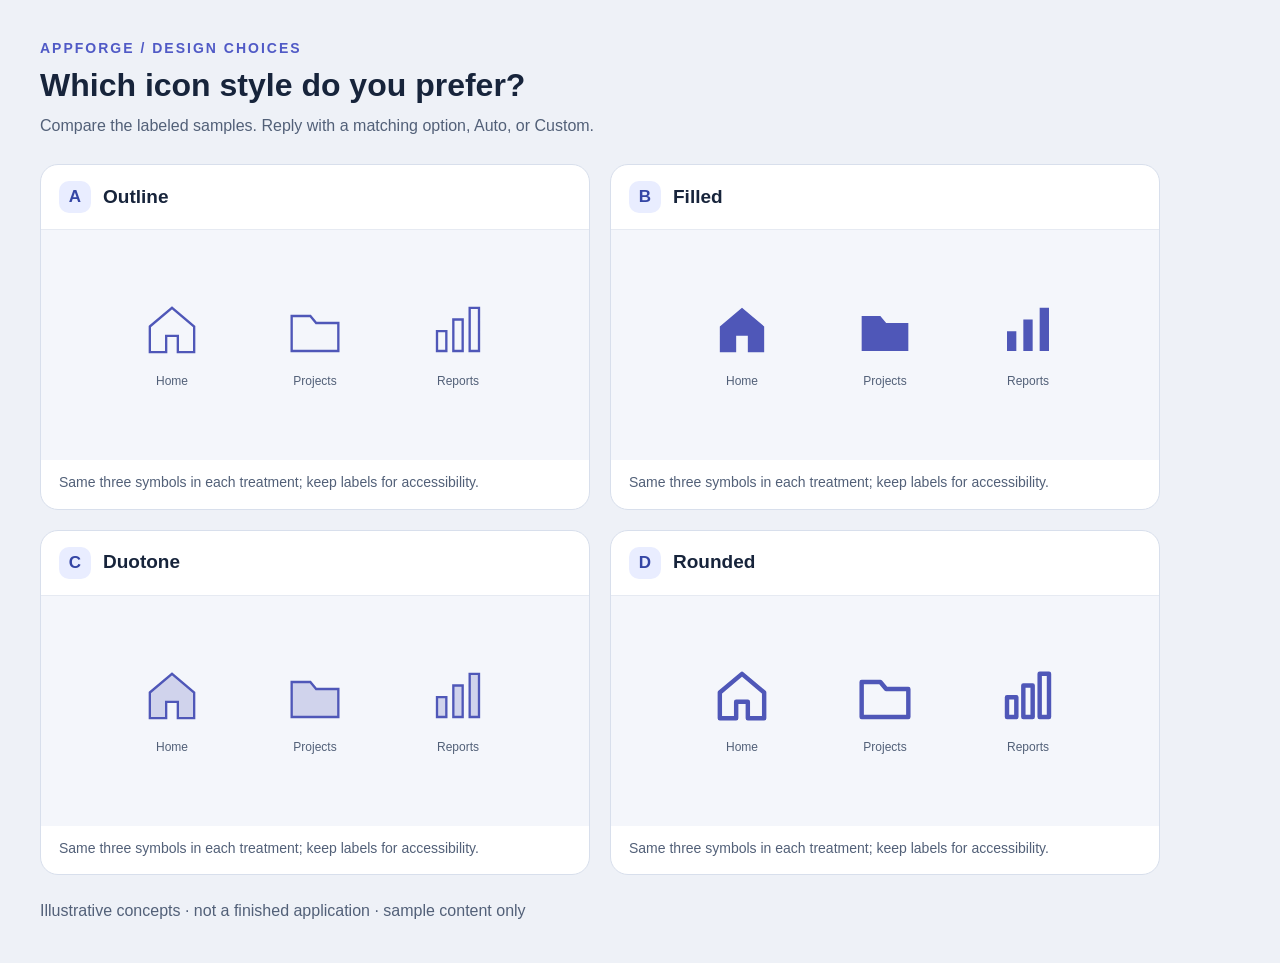
<file: assets/uiux/icons.html>
<!doctype html>
<html lang="en"><head><meta charset="utf-8"><meta name="viewport" content="width=device-width,initial-scale=1"><title>Which icon style do you prefer?</title><style>
*{box-sizing:border-box}body{margin:0;background:#eef1f7;color:#17243b;font-family:Arial,sans-serif}
main{width:1200px;padding:40px}header{margin-bottom:26px}.eyebrow{color:#505ac6;font-size:14px;font-weight:700;letter-spacing:2px}
h1{font-size:32px;line-height:1.2;margin:10px 0}header p,footer{font-size:16px;line-height:1.5;color:#526078;margin:0}
.grid{display:grid;grid-template-columns:repeat(2,minmax(0,1fr));gap:20px}.grid.three{grid-template-columns:repeat(3,minmax(0,1fr))}
.grid.one{grid-template-columns:1fr}.option{min-width:0;background:#fff;border:1px solid #d8dfec;border-radius:18px;overflow:hidden}
.caption{padding:16px 18px;display:flex;align-items:center;gap:12px;border-bottom:1px solid #e6eaf2;min-height:65px}
.code{flex:0 0 32px;height:32px;border-radius:10px;display:grid;place-items:center;background:#e9edff;color:#3546a5;font-size:17px;font-weight:700}
h2{font-size:19px;line-height:1.3;margin:0}.detail{font-size:14px;line-height:1.45;color:#526078;padding:12px 18px 16px;min-height:48px}
.preview{height:230px;position:relative;overflow:hidden;background:#f4f6fb;padding:16px}.preview>div{height:100%}footer{margin-top:24px}
.mini{--bg:#f4f6fb;--surface:#fff;--ink:#19283f;--muted:#63718a;--accent:#4f57ce;--line:#dce2ed;--radius:10px;background:var(--bg);color:var(--ink);display:flex;border:1px solid var(--line);border-radius:var(--radius);overflow:hidden;font-size:12px}
.mini nav{width:86px;flex-shrink:0;background:var(--surface);border-right:1px solid var(--line);padding:14px 10px;display:flex;flex-direction:column;gap:10px}
.mini .brand{font-weight:700;color:var(--accent);margin-bottom:8px;letter-spacing:.5px}.mini nav span{color:var(--muted)}.mini nav .active{color:var(--accent);font-weight:700}
.mini section{flex:1;min-width:0;padding:15px}.mini .top{display:flex;justify-content:space-between;align-items:center;margin-bottom:14px;gap:8px}
.mini strong{font-size:17px}.button{display:inline-block;background:var(--accent);color:#fff;border-radius:var(--radius);padding:7px 10px;font-size:11px;white-space:nowrap}
.stats{display:grid;grid-template-columns:repeat(2,1fr);gap:8px}.stat{background:var(--surface);border:1px solid var(--line);border-radius:var(--radius);padding:10px;box-shadow:var(--shadow,none)}
.stat small{font-size:10px;color:var(--muted)}.stat b{display:block;font-size:21px;margin-top:4px}.activity{margin-top:10px;background:var(--surface);border-radius:var(--radius);border:1px solid var(--line);padding:10px}
.activity .line{display:flex;justify-content:space-between;gap:6px;font-size:11px}.activity .bar{height:5px;margin-top:8px;border-radius:3px;background:var(--line)}.activity .bar i{display:block;width:72%;height:100%;background:var(--accent);border-radius:3px}
.style-minimal{--bg:#fff;--line:#eceef3;--accent:#242d3b}.style-minimal .stat{border:0;padding-left:0}.style-minimal nav{border:0}
.style-bento{--bg:#edeefb;--accent:#5b4bc5;--radius:19px}.style-bento .stat:first-child{background:#ded8ff}.style-bento .stat:last-child{background:#e8f7d9}.style-bento .stat{border:0}.style-bento .activity{border:0}
.style-matte-glass{--bg:linear-gradient(120deg,#a9c0d7,#d6c8eb);--surface:#f8faffde;--line:#ffffffc9;--accent:#4d5c98;backdrop-filter:blur(10px)}
.style-apple-inspired{--bg:#edf0f5;--accent:#1971d4;--line:#e0e4eb}.style-apple-inspired nav{background:#e7eaf0}.style-apple-inspired .stat{border:0}
.style-material-design{--bg:#f4effc;--surface:#fffaff;--accent:#6750a4;--line:#e5dcef}.style-material-design .button{border-radius:24px}.style-material-design .stat{border:0;box-shadow:0 3px 5px #21113720}
.style-corporate{--bg:#f2f5f8;--accent:#21547a;--line:#d1dce6}.style-corporate nav{background:#1c3552}.style-corporate nav span{color:#d7e1eb}.style-corporate .brand,.style-corporate nav .active{color:#fff}
.style-futuristic{--bg:#0b1b2e;--surface:#11283d;--ink:#e0f8ff;--muted:#a3c2d4;--accent:#2580a0;--line:#28617a;font-family:Consolas,monospace}.style-futuristic .brand,.style-futuristic nav .active{color:#78d8ef}
.style-luxury{--bg:#201f1d;--surface:#2e2b26;--ink:#f8f0dd;--muted:#d1c6ae;--accent:#a4874a;--line:#625539;font-family:Georgia,serif}.style-luxury .brand,.style-luxury nav .active{color:#e6ca8e}.style-luxury strong{letter-spacing:1px}
.style-fluent-design{--bg:#e8eff6;--accent:#1768a6;--surface:#ffffffd9}.style-fluent-design nav{background:#e0eaf4}
.style-linux-inspired{--bg:#f1efec;--accent:#a64613;--line:#b9b7b2}.style-linux-inspired nav{background:#e0ddda}.style-linux-inspired .stat{padding:7px}
.style-glassmorphism{--bg:linear-gradient(130deg,#8295d2,#c6b3e6 50%,#90d4dc);--surface:#ffffffb8;--accent:#3d4a94;--line:#ffffffb0}
.style-neumorphism{--bg:#e4e9ef;--surface:#e4e9ef;--line:#c4ced9;--accent:#3f5a91}.style-neumorphism .stat{box-shadow:5px 5px 9px #bec6d0,-5px -5px 9px #fff}
.style-brutalism{--bg:#fcf5c7;--accent:#343448;--line:#252a35}.style-brutalism .stat{border:2px solid #252a35;box-shadow:3px 3px 0 #252a35}.style-brutalism .button{background:#6b48d3}
.style-flat{--bg:#edf5f4;--accent:#14796c;--line:#cbe2df}.style-flat .stat{background:#d7eeeb;border:0}
.style-retro{--bg:#f4e8cd;--surface:#fff3da;--accent:#9f462e;--line:#a28b67}.style-retro .stat{box-shadow:2px 2px 0 #7d674b}
.style-cyberpunk{--bg:#130f26;--surface:#231b3a;--ink:#f2efff;--muted:#c2b4d7;--accent:#8955bf;--line:#685486;font-family:Consolas,monospace}.style-cyberpunk .brand,.style-cyberpunk nav .active{color:#f3d673}
.style-editorial{--bg:#faf8f2;--accent:#4f483d;--line:#c9c0ae}.style-editorial nav{display:none}.style-editorial strong{font-family:Georgia,serif;font-size:25px}.style-editorial .stat{border:0;border-top:1px solid var(--line)}
.style-monochrome{--bg:#eee;--surface:#fafafa;--accent:#343434;--ink:#202020;--line:#ccc}.style-industrial{--bg:#e6e7e6;--accent:#4f5b55;--line:#717e78;font-family:Consolas,monospace}
.style-custom{--bg:linear-gradient(130deg,#e3f6f1,#f6e6fb);--accent:#7456b1;--line:#c2cfdf}
.theme-dark{--bg:#101a2b;--surface:#1c2a41;--ink:#eef3ff;--muted:#b6c3d8;--line:#354662;--accent:#566cce}
.theme-dark .brand,.theme-dark nav .active{color:#a7bdff}
.system-pair{display:flex;gap:6px}.system-pair .mini{flex:1}.system-pair nav{display:none}.system-pair .mini section{padding:10px}.system-pair .stats{grid-template-columns:1fr}.system-pair .stat:last-child,.system-pair .button{display:none}
.swatches{display:flex;height:70px!important;border-radius:8px;overflow:hidden}.swatches span{flex:1}.palette-ui{margin-top:12px;display:flex;align-items:center;justify-content:space-between;padding:18px;border-radius:10px;font-size:16px;font-weight:700}.hexes{display:flex;justify-content:space-between;font:11px Consolas,monospace;margin-top:8px}
.nav-right{flex-direction:row-reverse}.nav-right nav{border-right:0;border-left:1px solid var(--line)}.nav-top,.nav-bottom{flex-direction:column}.nav-top nav,.nav-bottom nav{flex-direction:row;width:auto;padding:10px;gap:16px;align-items:center;border:0}.nav-top nav .brand,.nav-bottom nav .brand{margin:0}.nav-bottom{flex-direction:column-reverse}.nav-bottom section,.nav-top section{padding:10px}.nav-bottom .activity,.nav-top .activity{display:none}
.nav-floating{padding:9px;gap:8px}.nav-floating nav{border:1px solid var(--line);border-radius:12px;box-shadow:0 4px 12px #26394f16}.nav-floating section{padding:6px}.mini aside{width:55px;border-left:1px solid var(--line);padding:14px 8px;background:#e9edf7;font-size:10px;line-height:2;color:#566780}
.nav-centered nav{display:none}.nav-centered section{max-width:300px;margin:auto}.nav-centered .top{justify-content:center}.nav-bento nav{display:none}.nav-bento .stats{grid-template-columns:2fr 1fr}.nav-bento .stat:first-child{background:#e5e0ff}.nav-bento .activity{width:75%;background:#e4f2e5}
.density{height:100%;background:#fff;border:1px solid #d5deea;border-radius:10px;padding:12px;overflow:hidden}.density .row{border-bottom:1px solid #e4e8f1;display:flex;align-items:center;justify-content:space-between;font-size:12px}.density .row span:last-child{font-size:10px;background:#e5f3ed;color:#22634d;padding:3px 6px;border-radius:4px}
.corner{width:83%;margin:4px auto;background:#fff;border:1px solid #cdd6e8;padding:20px;box-shadow:0 6px 18px #2537610c}.corner strong{display:block;font-size:20px;margin-bottom:10px}.corner p{font-size:13px;color:#526078}.corner .button{font-size:13px;padding:10px 14px}
.type{padding:10px 16px;background:#fff;border-radius:10px}.type small{color:#526078;font-family:Arial,sans-serif;font-size:12px;letter-spacing:2px}.type h3{font-size:32px;margin:13px 0}.type p{font-size:16px;line-height:1.5;margin:0 0 12px}.type span{font-size:14px}
.icons{display:flex;align-items:center;justify-content:space-evenly;height:100%;color:#4f57b8}.icons svg{width:56px;height:56px;overflow:visible}.icons figure{margin:0;text-align:center}.icons figcaption{font-size:12px;color:#526078;margin-top:12px}
.backdrop{display:grid;place-items:center;border-radius:12px;overflow:hidden;position:relative;background:#d9e6f5}.glass-card{z-index:2;background:#fffffff0;color:#1d2c42;padding:16px 22px;border-radius:12px;box-shadow:0 5px 20px #26324e20;max-width:80%;font-size:16px}.glass-card span{display:block;font-size:12px;color:#526078;margin-top:6px}
.bg-gradient{background:linear-gradient(120deg,#b6d8ef,#ddd2ef)}.bg-mesh{background:radial-gradient(at 10% 15%,#9fe0da,transparent 65%),radial-gradient(at 90% 20%,#f0bad4,transparent 70%),radial-gradient(at 45% 100%,#a8b9ed,transparent 65%),#f3e8f5}
.bg-svg-pattern{background-color:#e4eaf4;background-image:radial-gradient(#9baecb 1.5px,transparent 1.5px);background-size:18px 18px}
.bg-image,.bg-video{background:linear-gradient(180deg,#a3c9e3 0 48%,#799c8f 48% 65%,#3e6863 65%);isolation:isolate}.bg-image:before,.bg-video:before{content:'';position:absolute;inset:30% -10% -40%;background:#668e8a;transform:rotate(-13deg);z-index:-1}.bg-video .glass-card:after{content:'▶  Video placeholder';display:block;margin-top:10px;font-size:12px;color:#4e5d77}
.bg-animated{background:radial-gradient(ellipse at 20% 40%,#c3b4ee,transparent 60%),radial-gradient(ellipse at 85% 75%,#8bdbd3,transparent 60%),#e7e7f7}
.bg-particles{background-color:#152b46;background-image:radial-gradient(#96c2df 1px,transparent 2px),radial-gradient(#b5d9ef 2px,transparent 3px);background-size:31px 43px,67px 53px}
.bg-3d{background:repeating-conic-gradient(from 30deg,#b8c9e1 0 60deg,#dce6f5 60deg 120deg,#9eafd0 120deg 180deg);background-size:75px 130px}.bg-texture{background:repeating-linear-gradient(25deg,#e5e0d8 0 1px,#f1ede7 1px 4px)}
.story{display:flex;align-items:center;gap:12px;height:100%;padding:8px}.frame{position:relative;flex:1;height:110px;border:1px solid #d0d9e9;border-radius:12px;background:#fff;overflow:hidden}.frame small{position:absolute;bottom:8px;left:10px;color:#63718a;font-size:12px}.orb{position:absolute;top:20px;width:32px;height:32px;border-radius:10px;background:#6660c8}.arrow{color:#7d87a0;font-size:24px}.motion-label{font-size:14px;color:#526078;margin:0 10px}
.logo-preview{background:#fff;border:1px solid #d6deec;border-radius:10px;position:relative}.logo-preview .shell-top{height:43px;border-bottom:1px solid #d6deec;background:#f9faff}.logo-preview .shell-nav{position:absolute;left:0;top:43px;bottom:0;width:92px;border-right:1px solid #d6deec;background:#eef1f8;padding:16px 10px;font-size:11px;line-height:2.5;color:#607089}.logo-preview .logo{position:absolute;top:12px;display:flex;gap:5px;align-items:center;font-size:12px;font-weight:700}.logo-preview .mark{display:inline-grid;place-items:center;background:#5751bd;color:#fff;width:20px;height:20px;border-radius:6px;font-size:10px}.logo-preview .placeholder{position:absolute;top:67px;left:115px;right:20px;height:80px;background:linear-gradient(#e9edf8 0 25%,transparent 25% 43%,#f1f4fa 43%);border-radius:8px}
@media(max-width:700px){main{width:100%;padding:20px}.grid,.grid.three{grid-template-columns:1fr}}
</style></head>
<body><main><header><div class="eyebrow">APPFORGE / DESIGN CHOICES</div><h1>Which icon style do you prefer?</h1><p>Compare the labeled samples. Reply with a matching option, Auto, or Custom.</p></header>
<div class="grid "><article class="option"><div class="caption"><span class="code">A</span><h2>Outline</h2></div><div class="preview"><div class="icons"><figure><svg viewBox="0 0 48 48" aria-hidden="true" fill="none" stroke="currentColor" stroke-width="2"><path d="M5 21 24 5l19 16v22H29V29H19v14H5Z"/></svg><figcaption>Home</figcaption></figure><figure><svg viewBox="0 0 48 48" aria-hidden="true" fill="none" stroke="currentColor" stroke-width="2"><path d="M4 12h16l5 6h19v24H4Z"/></svg><figcaption>Projects</figcaption></figure><figure><svg viewBox="0 0 48 48" aria-hidden="true" fill="none" stroke="currentColor" stroke-width="2"><path d="M6 42V25h8v17Zm14 0V15h8v27Zm14 0V5h8v37Z"/></svg><figcaption>Reports</figcaption></figure></div></div><div class="detail">Same three symbols in each treatment; keep labels for accessibility.</div></article><article class="option"><div class="caption"><span class="code">B</span><h2>Filled</h2></div><div class="preview"><div class="icons"><figure><svg viewBox="0 0 48 48" aria-hidden="true" fill="currentColor"><path d="M5 21 24 5l19 16v22H29V29H19v14H5Z"/></svg><figcaption>Home</figcaption></figure><figure><svg viewBox="0 0 48 48" aria-hidden="true" fill="currentColor"><path d="M4 12h16l5 6h19v24H4Z"/></svg><figcaption>Projects</figcaption></figure><figure><svg viewBox="0 0 48 48" aria-hidden="true" fill="currentColor"><path d="M6 42V25h8v17Zm14 0V15h8v27Zm14 0V5h8v37Z"/></svg><figcaption>Reports</figcaption></figure></div></div><div class="detail">Same three symbols in each treatment; keep labels for accessibility.</div></article><article class="option"><div class="caption"><span class="code">C</span><h2>Duotone</h2></div><div class="preview"><div class="icons"><figure><svg viewBox="0 0 48 48" aria-hidden="true" fill="currentColor" fill-opacity=".22" stroke="currentColor" stroke-width="2"><path d="M5 21 24 5l19 16v22H29V29H19v14H5Z"/></svg><figcaption>Home</figcaption></figure><figure><svg viewBox="0 0 48 48" aria-hidden="true" fill="currentColor" fill-opacity=".22" stroke="currentColor" stroke-width="2"><path d="M4 12h16l5 6h19v24H4Z"/></svg><figcaption>Projects</figcaption></figure><figure><svg viewBox="0 0 48 48" aria-hidden="true" fill="currentColor" fill-opacity=".22" stroke="currentColor" stroke-width="2"><path d="M6 42V25h8v17Zm14 0V15h8v27Zm14 0V5h8v37Z"/></svg><figcaption>Reports</figcaption></figure></div></div><div class="detail">Same three symbols in each treatment; keep labels for accessibility.</div></article><article class="option"><div class="caption"><span class="code">D</span><h2>Rounded</h2></div><div class="preview"><div class="icons"><figure><svg viewBox="0 0 48 48" aria-hidden="true" fill="none" stroke="currentColor" stroke-width="3.8" stroke-linejoin="round" stroke-linecap="round"><path d="M5 21 24 5l19 16v22H29V29H19v14H5Z"/></svg><figcaption>Home</figcaption></figure><figure><svg viewBox="0 0 48 48" aria-hidden="true" fill="none" stroke="currentColor" stroke-width="3.8" stroke-linejoin="round" stroke-linecap="round"><path d="M4 12h16l5 6h19v24H4Z"/></svg><figcaption>Projects</figcaption></figure><figure><svg viewBox="0 0 48 48" aria-hidden="true" fill="none" stroke="currentColor" stroke-width="3.8" stroke-linejoin="round" stroke-linecap="round"><path d="M6 42V25h8v17Zm14 0V15h8v27Zm14 0V5h8v37Z"/></svg><figcaption>Reports</figcaption></figure></div></div><div class="detail">Same three symbols in each treatment; keep labels for accessibility.</div></article></div><footer>Illustrative concepts · not a finished application · sample content only</footer></main></body></html>
</file>
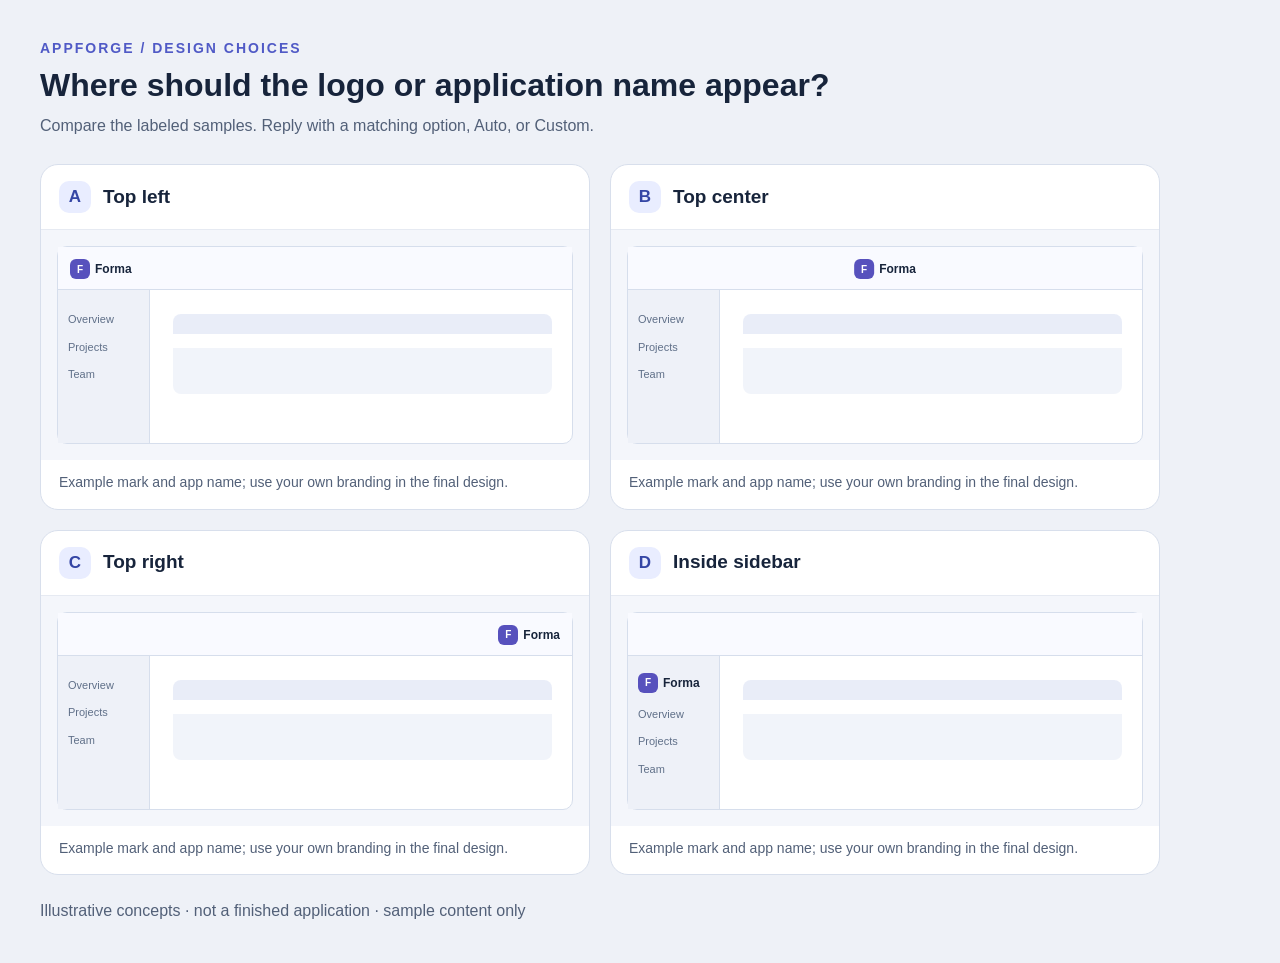
<file: assets/uiux/logoPosition.html>
<!doctype html>
<html lang="en"><head><meta charset="utf-8"><meta name="viewport" content="width=device-width,initial-scale=1"><title>Where should the logo or application name appear?</title><style>
*{box-sizing:border-box}body{margin:0;background:#eef1f7;color:#17243b;font-family:Arial,sans-serif}
main{width:1200px;padding:40px}header{margin-bottom:26px}.eyebrow{color:#505ac6;font-size:14px;font-weight:700;letter-spacing:2px}
h1{font-size:32px;line-height:1.2;margin:10px 0}header p,footer{font-size:16px;line-height:1.5;color:#526078;margin:0}
.grid{display:grid;grid-template-columns:repeat(2,minmax(0,1fr));gap:20px}.grid.three{grid-template-columns:repeat(3,minmax(0,1fr))}
.grid.one{grid-template-columns:1fr}.option{min-width:0;background:#fff;border:1px solid #d8dfec;border-radius:18px;overflow:hidden}
.caption{padding:16px 18px;display:flex;align-items:center;gap:12px;border-bottom:1px solid #e6eaf2;min-height:65px}
.code{flex:0 0 32px;height:32px;border-radius:10px;display:grid;place-items:center;background:#e9edff;color:#3546a5;font-size:17px;font-weight:700}
h2{font-size:19px;line-height:1.3;margin:0}.detail{font-size:14px;line-height:1.45;color:#526078;padding:12px 18px 16px;min-height:48px}
.preview{height:230px;position:relative;overflow:hidden;background:#f4f6fb;padding:16px}.preview>div{height:100%}footer{margin-top:24px}
.mini{--bg:#f4f6fb;--surface:#fff;--ink:#19283f;--muted:#63718a;--accent:#4f57ce;--line:#dce2ed;--radius:10px;background:var(--bg);color:var(--ink);display:flex;border:1px solid var(--line);border-radius:var(--radius);overflow:hidden;font-size:12px}
.mini nav{width:86px;flex-shrink:0;background:var(--surface);border-right:1px solid var(--line);padding:14px 10px;display:flex;flex-direction:column;gap:10px}
.mini .brand{font-weight:700;color:var(--accent);margin-bottom:8px;letter-spacing:.5px}.mini nav span{color:var(--muted)}.mini nav .active{color:var(--accent);font-weight:700}
.mini section{flex:1;min-width:0;padding:15px}.mini .top{display:flex;justify-content:space-between;align-items:center;margin-bottom:14px;gap:8px}
.mini strong{font-size:17px}.button{display:inline-block;background:var(--accent);color:#fff;border-radius:var(--radius);padding:7px 10px;font-size:11px;white-space:nowrap}
.stats{display:grid;grid-template-columns:repeat(2,1fr);gap:8px}.stat{background:var(--surface);border:1px solid var(--line);border-radius:var(--radius);padding:10px;box-shadow:var(--shadow,none)}
.stat small{font-size:10px;color:var(--muted)}.stat b{display:block;font-size:21px;margin-top:4px}.activity{margin-top:10px;background:var(--surface);border-radius:var(--radius);border:1px solid var(--line);padding:10px}
.activity .line{display:flex;justify-content:space-between;gap:6px;font-size:11px}.activity .bar{height:5px;margin-top:8px;border-radius:3px;background:var(--line)}.activity .bar i{display:block;width:72%;height:100%;background:var(--accent);border-radius:3px}
.style-minimal{--bg:#fff;--line:#eceef3;--accent:#242d3b}.style-minimal .stat{border:0;padding-left:0}.style-minimal nav{border:0}
.style-bento{--bg:#edeefb;--accent:#5b4bc5;--radius:19px}.style-bento .stat:first-child{background:#ded8ff}.style-bento .stat:last-child{background:#e8f7d9}.style-bento .stat{border:0}.style-bento .activity{border:0}
.style-matte-glass{--bg:linear-gradient(120deg,#a9c0d7,#d6c8eb);--surface:#f8faffde;--line:#ffffffc9;--accent:#4d5c98;backdrop-filter:blur(10px)}
.style-apple-inspired{--bg:#edf0f5;--accent:#1971d4;--line:#e0e4eb}.style-apple-inspired nav{background:#e7eaf0}.style-apple-inspired .stat{border:0}
.style-material-design{--bg:#f4effc;--surface:#fffaff;--accent:#6750a4;--line:#e5dcef}.style-material-design .button{border-radius:24px}.style-material-design .stat{border:0;box-shadow:0 3px 5px #21113720}
.style-corporate{--bg:#f2f5f8;--accent:#21547a;--line:#d1dce6}.style-corporate nav{background:#1c3552}.style-corporate nav span{color:#d7e1eb}.style-corporate .brand,.style-corporate nav .active{color:#fff}
.style-futuristic{--bg:#0b1b2e;--surface:#11283d;--ink:#e0f8ff;--muted:#a3c2d4;--accent:#2580a0;--line:#28617a;font-family:Consolas,monospace}.style-futuristic .brand,.style-futuristic nav .active{color:#78d8ef}
.style-luxury{--bg:#201f1d;--surface:#2e2b26;--ink:#f8f0dd;--muted:#d1c6ae;--accent:#a4874a;--line:#625539;font-family:Georgia,serif}.style-luxury .brand,.style-luxury nav .active{color:#e6ca8e}.style-luxury strong{letter-spacing:1px}
.style-fluent-design{--bg:#e8eff6;--accent:#1768a6;--surface:#ffffffd9}.style-fluent-design nav{background:#e0eaf4}
.style-linux-inspired{--bg:#f1efec;--accent:#a64613;--line:#b9b7b2}.style-linux-inspired nav{background:#e0ddda}.style-linux-inspired .stat{padding:7px}
.style-glassmorphism{--bg:linear-gradient(130deg,#8295d2,#c6b3e6 50%,#90d4dc);--surface:#ffffffb8;--accent:#3d4a94;--line:#ffffffb0}
.style-neumorphism{--bg:#e4e9ef;--surface:#e4e9ef;--line:#c4ced9;--accent:#3f5a91}.style-neumorphism .stat{box-shadow:5px 5px 9px #bec6d0,-5px -5px 9px #fff}
.style-brutalism{--bg:#fcf5c7;--accent:#343448;--line:#252a35}.style-brutalism .stat{border:2px solid #252a35;box-shadow:3px 3px 0 #252a35}.style-brutalism .button{background:#6b48d3}
.style-flat{--bg:#edf5f4;--accent:#14796c;--line:#cbe2df}.style-flat .stat{background:#d7eeeb;border:0}
.style-retro{--bg:#f4e8cd;--surface:#fff3da;--accent:#9f462e;--line:#a28b67}.style-retro .stat{box-shadow:2px 2px 0 #7d674b}
.style-cyberpunk{--bg:#130f26;--surface:#231b3a;--ink:#f2efff;--muted:#c2b4d7;--accent:#8955bf;--line:#685486;font-family:Consolas,monospace}.style-cyberpunk .brand,.style-cyberpunk nav .active{color:#f3d673}
.style-editorial{--bg:#faf8f2;--accent:#4f483d;--line:#c9c0ae}.style-editorial nav{display:none}.style-editorial strong{font-family:Georgia,serif;font-size:25px}.style-editorial .stat{border:0;border-top:1px solid var(--line)}
.style-monochrome{--bg:#eee;--surface:#fafafa;--accent:#343434;--ink:#202020;--line:#ccc}.style-industrial{--bg:#e6e7e6;--accent:#4f5b55;--line:#717e78;font-family:Consolas,monospace}
.style-custom{--bg:linear-gradient(130deg,#e3f6f1,#f6e6fb);--accent:#7456b1;--line:#c2cfdf}
.theme-dark{--bg:#101a2b;--surface:#1c2a41;--ink:#eef3ff;--muted:#b6c3d8;--line:#354662;--accent:#566cce}
.theme-dark .brand,.theme-dark nav .active{color:#a7bdff}
.system-pair{display:flex;gap:6px}.system-pair .mini{flex:1}.system-pair nav{display:none}.system-pair .mini section{padding:10px}.system-pair .stats{grid-template-columns:1fr}.system-pair .stat:last-child,.system-pair .button{display:none}
.swatches{display:flex;height:70px!important;border-radius:8px;overflow:hidden}.swatches span{flex:1}.palette-ui{margin-top:12px;display:flex;align-items:center;justify-content:space-between;padding:18px;border-radius:10px;font-size:16px;font-weight:700}.hexes{display:flex;justify-content:space-between;font:11px Consolas,monospace;margin-top:8px}
.nav-right{flex-direction:row-reverse}.nav-right nav{border-right:0;border-left:1px solid var(--line)}.nav-top,.nav-bottom{flex-direction:column}.nav-top nav,.nav-bottom nav{flex-direction:row;width:auto;padding:10px;gap:16px;align-items:center;border:0}.nav-top nav .brand,.nav-bottom nav .brand{margin:0}.nav-bottom{flex-direction:column-reverse}.nav-bottom section,.nav-top section{padding:10px}.nav-bottom .activity,.nav-top .activity{display:none}
.nav-floating{padding:9px;gap:8px}.nav-floating nav{border:1px solid var(--line);border-radius:12px;box-shadow:0 4px 12px #26394f16}.nav-floating section{padding:6px}.mini aside{width:55px;border-left:1px solid var(--line);padding:14px 8px;background:#e9edf7;font-size:10px;line-height:2;color:#566780}
.nav-centered nav{display:none}.nav-centered section{max-width:300px;margin:auto}.nav-centered .top{justify-content:center}.nav-bento nav{display:none}.nav-bento .stats{grid-template-columns:2fr 1fr}.nav-bento .stat:first-child{background:#e5e0ff}.nav-bento .activity{width:75%;background:#e4f2e5}
.density{height:100%;background:#fff;border:1px solid #d5deea;border-radius:10px;padding:12px;overflow:hidden}.density .row{border-bottom:1px solid #e4e8f1;display:flex;align-items:center;justify-content:space-between;font-size:12px}.density .row span:last-child{font-size:10px;background:#e5f3ed;color:#22634d;padding:3px 6px;border-radius:4px}
.corner{width:83%;margin:4px auto;background:#fff;border:1px solid #cdd6e8;padding:20px;box-shadow:0 6px 18px #2537610c}.corner strong{display:block;font-size:20px;margin-bottom:10px}.corner p{font-size:13px;color:#526078}.corner .button{font-size:13px;padding:10px 14px}
.type{padding:10px 16px;background:#fff;border-radius:10px}.type small{color:#526078;font-family:Arial,sans-serif;font-size:12px;letter-spacing:2px}.type h3{font-size:32px;margin:13px 0}.type p{font-size:16px;line-height:1.5;margin:0 0 12px}.type span{font-size:14px}
.icons{display:flex;align-items:center;justify-content:space-evenly;height:100%;color:#4f57b8}.icons svg{width:56px;height:56px;overflow:visible}.icons figure{margin:0;text-align:center}.icons figcaption{font-size:12px;color:#526078;margin-top:12px}
.backdrop{display:grid;place-items:center;border-radius:12px;overflow:hidden;position:relative;background:#d9e6f5}.glass-card{z-index:2;background:#fffffff0;color:#1d2c42;padding:16px 22px;border-radius:12px;box-shadow:0 5px 20px #26324e20;max-width:80%;font-size:16px}.glass-card span{display:block;font-size:12px;color:#526078;margin-top:6px}
.bg-gradient{background:linear-gradient(120deg,#b6d8ef,#ddd2ef)}.bg-mesh{background:radial-gradient(at 10% 15%,#9fe0da,transparent 65%),radial-gradient(at 90% 20%,#f0bad4,transparent 70%),radial-gradient(at 45% 100%,#a8b9ed,transparent 65%),#f3e8f5}
.bg-svg-pattern{background-color:#e4eaf4;background-image:radial-gradient(#9baecb 1.5px,transparent 1.5px);background-size:18px 18px}
.bg-image,.bg-video{background:linear-gradient(180deg,#a3c9e3 0 48%,#799c8f 48% 65%,#3e6863 65%);isolation:isolate}.bg-image:before,.bg-video:before{content:'';position:absolute;inset:30% -10% -40%;background:#668e8a;transform:rotate(-13deg);z-index:-1}.bg-video .glass-card:after{content:'▶  Video placeholder';display:block;margin-top:10px;font-size:12px;color:#4e5d77}
.bg-animated{background:radial-gradient(ellipse at 20% 40%,#c3b4ee,transparent 60%),radial-gradient(ellipse at 85% 75%,#8bdbd3,transparent 60%),#e7e7f7}
.bg-particles{background-color:#152b46;background-image:radial-gradient(#96c2df 1px,transparent 2px),radial-gradient(#b5d9ef 2px,transparent 3px);background-size:31px 43px,67px 53px}
.bg-3d{background:repeating-conic-gradient(from 30deg,#b8c9e1 0 60deg,#dce6f5 60deg 120deg,#9eafd0 120deg 180deg);background-size:75px 130px}.bg-texture{background:repeating-linear-gradient(25deg,#e5e0d8 0 1px,#f1ede7 1px 4px)}
.story{display:flex;align-items:center;gap:12px;height:100%;padding:8px}.frame{position:relative;flex:1;height:110px;border:1px solid #d0d9e9;border-radius:12px;background:#fff;overflow:hidden}.frame small{position:absolute;bottom:8px;left:10px;color:#63718a;font-size:12px}.orb{position:absolute;top:20px;width:32px;height:32px;border-radius:10px;background:#6660c8}.arrow{color:#7d87a0;font-size:24px}.motion-label{font-size:14px;color:#526078;margin:0 10px}
.logo-preview{background:#fff;border:1px solid #d6deec;border-radius:10px;position:relative}.logo-preview .shell-top{height:43px;border-bottom:1px solid #d6deec;background:#f9faff}.logo-preview .shell-nav{position:absolute;left:0;top:43px;bottom:0;width:92px;border-right:1px solid #d6deec;background:#eef1f8;padding:16px 10px;font-size:11px;line-height:2.5;color:#607089}.logo-preview .logo{position:absolute;top:12px;display:flex;gap:5px;align-items:center;font-size:12px;font-weight:700}.logo-preview .mark{display:inline-grid;place-items:center;background:#5751bd;color:#fff;width:20px;height:20px;border-radius:6px;font-size:10px}.logo-preview .placeholder{position:absolute;top:67px;left:115px;right:20px;height:80px;background:linear-gradient(#e9edf8 0 25%,transparent 25% 43%,#f1f4fa 43%);border-radius:8px}
@media(max-width:700px){main{width:100%;padding:20px}.grid,.grid.three{grid-template-columns:1fr}}
</style></head>
<body><main><header><div class="eyebrow">APPFORGE / DESIGN CHOICES</div><h1>Where should the logo or application name appear?</h1><p>Compare the labeled samples. Reply with a matching option, Auto, or Custom.</p></header>
<div class="grid "><article class="option"><div class="caption"><span class="code">A</span><h2>Top left</h2></div><div class="preview"><div class="logo-preview"><div class="shell-top"></div><div class="shell-nav" style="padding-top:16px">Overview<br>Projects<br>Team</div><div class="logo" style="left:12px"><span class="mark">F</span> Forma</div><div class="placeholder"></div></div></div><div class="detail">Example mark and app name; use your own branding in the final design.</div></article><article class="option"><div class="caption"><span class="code">B</span><h2>Top center</h2></div><div class="preview"><div class="logo-preview"><div class="shell-top"></div><div class="shell-nav" style="padding-top:16px">Overview<br>Projects<br>Team</div><div class="logo" style="left:50%;transform:translateX(-50%)"><span class="mark">F</span> Forma</div><div class="placeholder"></div></div></div><div class="detail">Example mark and app name; use your own branding in the final design.</div></article><article class="option"><div class="caption"><span class="code">C</span><h2>Top right</h2></div><div class="preview"><div class="logo-preview"><div class="shell-top"></div><div class="shell-nav" style="padding-top:16px">Overview<br>Projects<br>Team</div><div class="logo" style="right:12px"><span class="mark">F</span> Forma</div><div class="placeholder"></div></div></div><div class="detail">Example mark and app name; use your own branding in the final design.</div></article><article class="option"><div class="caption"><span class="code">D</span><h2>Inside sidebar</h2></div><div class="preview"><div class="logo-preview"><div class="shell-top"></div><div class="shell-nav" style="padding-top:45px">Overview<br>Projects<br>Team</div><div class="logo" style="left:10px;top:60px"><span class="mark">F</span> Forma</div><div class="placeholder"></div></div></div><div class="detail">Example mark and app name; use your own branding in the final design.</div></article></div><footer>Illustrative concepts · not a finished application · sample content only</footer></main></body></html>
</file>
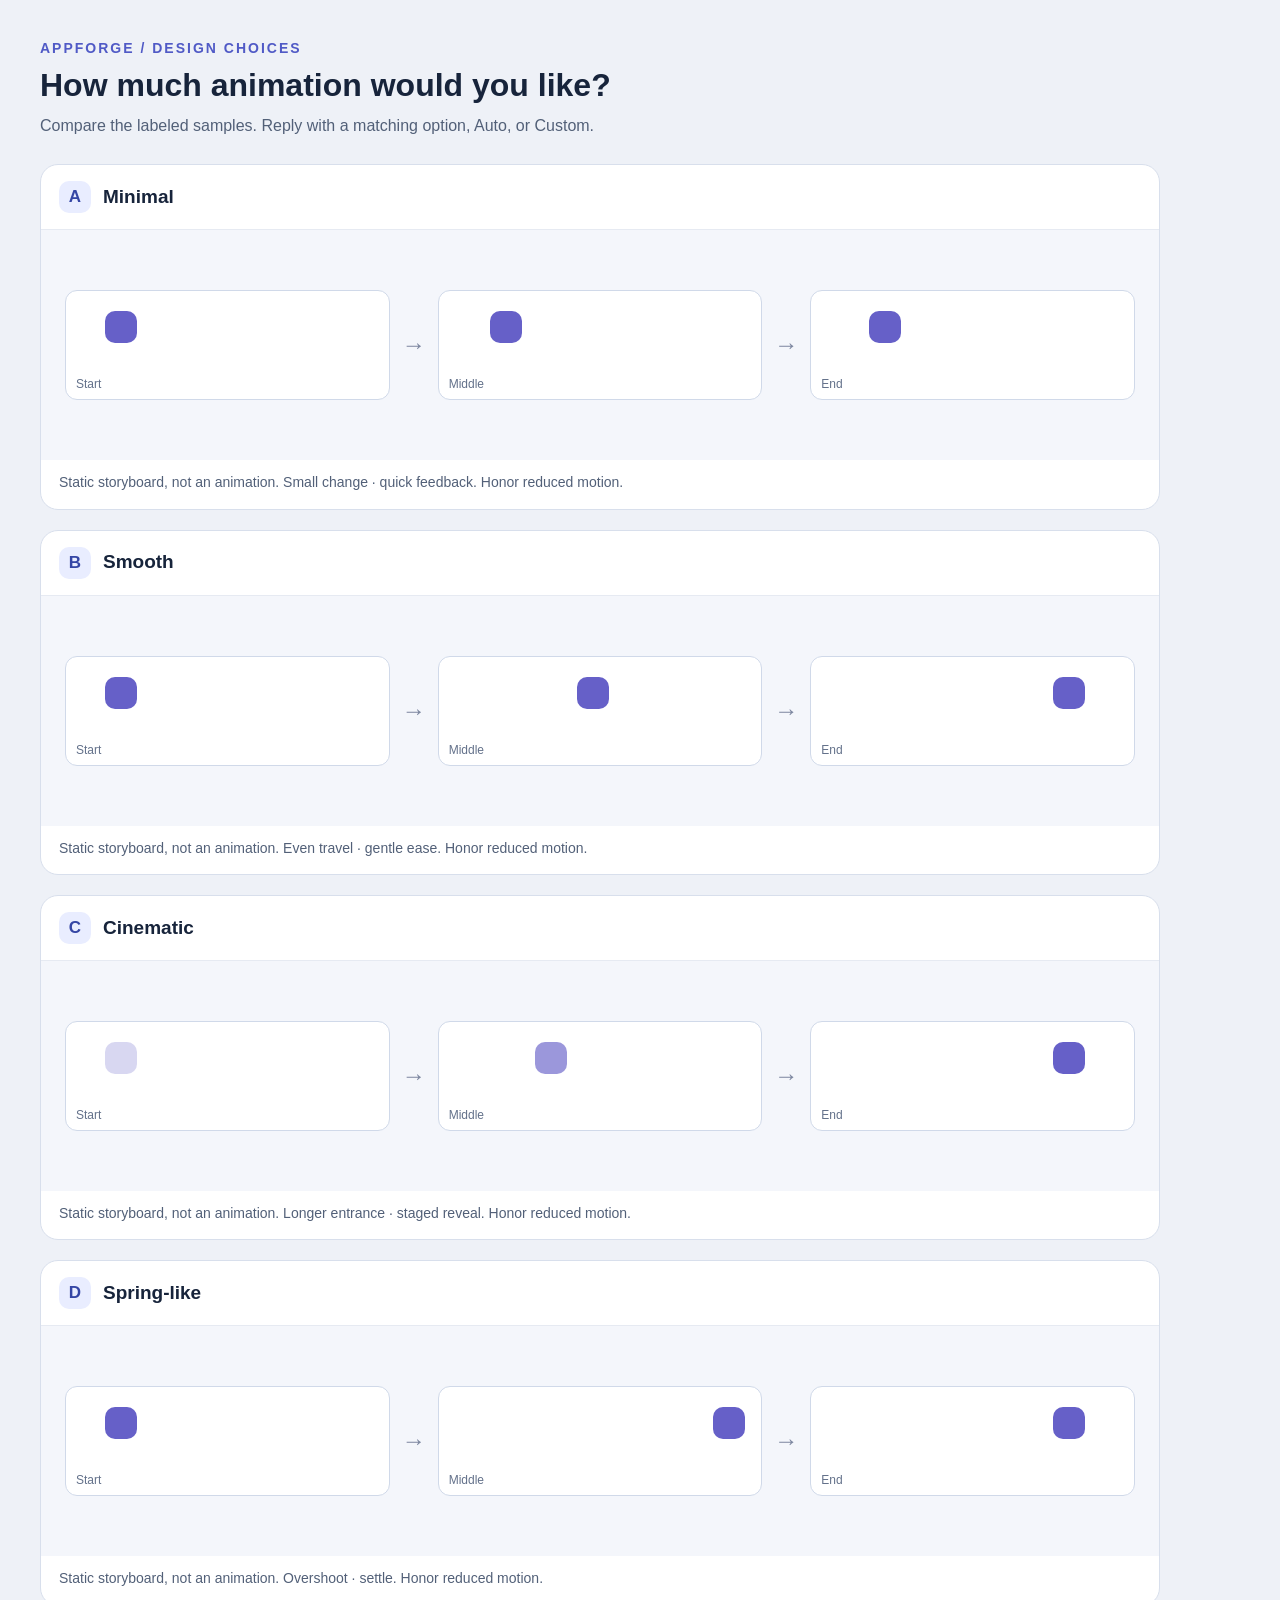
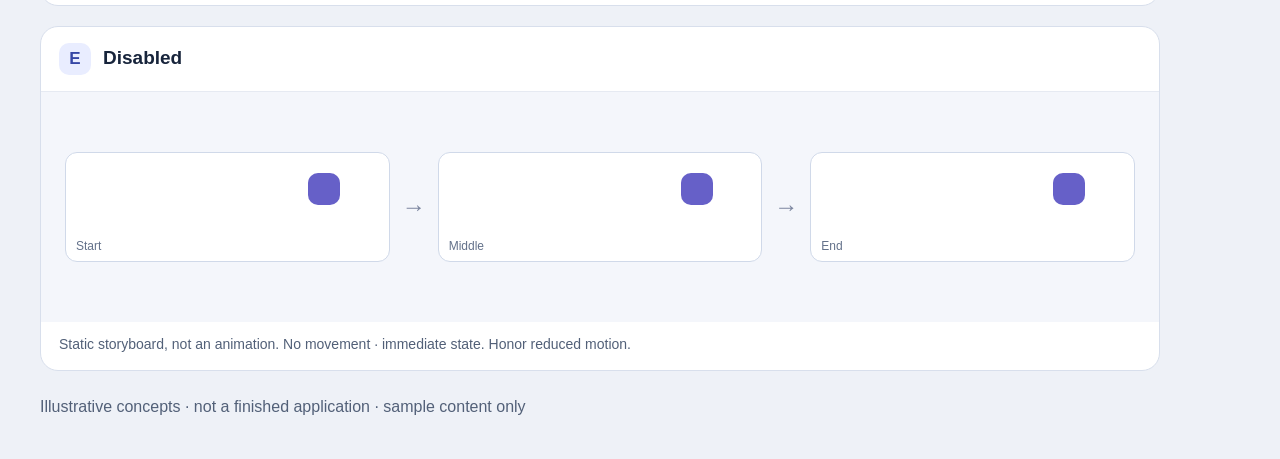
<file: assets/uiux/motion.html>
<!doctype html>
<html lang="en"><head><meta charset="utf-8"><meta name="viewport" content="width=device-width,initial-scale=1"><title>How much animation would you like?</title><style>
*{box-sizing:border-box}body{margin:0;background:#eef1f7;color:#17243b;font-family:Arial,sans-serif}
main{width:1200px;padding:40px}header{margin-bottom:26px}.eyebrow{color:#505ac6;font-size:14px;font-weight:700;letter-spacing:2px}
h1{font-size:32px;line-height:1.2;margin:10px 0}header p,footer{font-size:16px;line-height:1.5;color:#526078;margin:0}
.grid{display:grid;grid-template-columns:repeat(2,minmax(0,1fr));gap:20px}.grid.three{grid-template-columns:repeat(3,minmax(0,1fr))}
.grid.one{grid-template-columns:1fr}.option{min-width:0;background:#fff;border:1px solid #d8dfec;border-radius:18px;overflow:hidden}
.caption{padding:16px 18px;display:flex;align-items:center;gap:12px;border-bottom:1px solid #e6eaf2;min-height:65px}
.code{flex:0 0 32px;height:32px;border-radius:10px;display:grid;place-items:center;background:#e9edff;color:#3546a5;font-size:17px;font-weight:700}
h2{font-size:19px;line-height:1.3;margin:0}.detail{font-size:14px;line-height:1.45;color:#526078;padding:12px 18px 16px;min-height:48px}
.preview{height:230px;position:relative;overflow:hidden;background:#f4f6fb;padding:16px}.preview>div{height:100%}footer{margin-top:24px}
.mini{--bg:#f4f6fb;--surface:#fff;--ink:#19283f;--muted:#63718a;--accent:#4f57ce;--line:#dce2ed;--radius:10px;background:var(--bg);color:var(--ink);display:flex;border:1px solid var(--line);border-radius:var(--radius);overflow:hidden;font-size:12px}
.mini nav{width:86px;flex-shrink:0;background:var(--surface);border-right:1px solid var(--line);padding:14px 10px;display:flex;flex-direction:column;gap:10px}
.mini .brand{font-weight:700;color:var(--accent);margin-bottom:8px;letter-spacing:.5px}.mini nav span{color:var(--muted)}.mini nav .active{color:var(--accent);font-weight:700}
.mini section{flex:1;min-width:0;padding:15px}.mini .top{display:flex;justify-content:space-between;align-items:center;margin-bottom:14px;gap:8px}
.mini strong{font-size:17px}.button{display:inline-block;background:var(--accent);color:#fff;border-radius:var(--radius);padding:7px 10px;font-size:11px;white-space:nowrap}
.stats{display:grid;grid-template-columns:repeat(2,1fr);gap:8px}.stat{background:var(--surface);border:1px solid var(--line);border-radius:var(--radius);padding:10px;box-shadow:var(--shadow,none)}
.stat small{font-size:10px;color:var(--muted)}.stat b{display:block;font-size:21px;margin-top:4px}.activity{margin-top:10px;background:var(--surface);border-radius:var(--radius);border:1px solid var(--line);padding:10px}
.activity .line{display:flex;justify-content:space-between;gap:6px;font-size:11px}.activity .bar{height:5px;margin-top:8px;border-radius:3px;background:var(--line)}.activity .bar i{display:block;width:72%;height:100%;background:var(--accent);border-radius:3px}
.style-minimal{--bg:#fff;--line:#eceef3;--accent:#242d3b}.style-minimal .stat{border:0;padding-left:0}.style-minimal nav{border:0}
.style-bento{--bg:#edeefb;--accent:#5b4bc5;--radius:19px}.style-bento .stat:first-child{background:#ded8ff}.style-bento .stat:last-child{background:#e8f7d9}.style-bento .stat{border:0}.style-bento .activity{border:0}
.style-matte-glass{--bg:linear-gradient(120deg,#a9c0d7,#d6c8eb);--surface:#f8faffde;--line:#ffffffc9;--accent:#4d5c98;backdrop-filter:blur(10px)}
.style-apple-inspired{--bg:#edf0f5;--accent:#1971d4;--line:#e0e4eb}.style-apple-inspired nav{background:#e7eaf0}.style-apple-inspired .stat{border:0}
.style-material-design{--bg:#f4effc;--surface:#fffaff;--accent:#6750a4;--line:#e5dcef}.style-material-design .button{border-radius:24px}.style-material-design .stat{border:0;box-shadow:0 3px 5px #21113720}
.style-corporate{--bg:#f2f5f8;--accent:#21547a;--line:#d1dce6}.style-corporate nav{background:#1c3552}.style-corporate nav span{color:#d7e1eb}.style-corporate .brand,.style-corporate nav .active{color:#fff}
.style-futuristic{--bg:#0b1b2e;--surface:#11283d;--ink:#e0f8ff;--muted:#a3c2d4;--accent:#2580a0;--line:#28617a;font-family:Consolas,monospace}.style-futuristic .brand,.style-futuristic nav .active{color:#78d8ef}
.style-luxury{--bg:#201f1d;--surface:#2e2b26;--ink:#f8f0dd;--muted:#d1c6ae;--accent:#a4874a;--line:#625539;font-family:Georgia,serif}.style-luxury .brand,.style-luxury nav .active{color:#e6ca8e}.style-luxury strong{letter-spacing:1px}
.style-fluent-design{--bg:#e8eff6;--accent:#1768a6;--surface:#ffffffd9}.style-fluent-design nav{background:#e0eaf4}
.style-linux-inspired{--bg:#f1efec;--accent:#a64613;--line:#b9b7b2}.style-linux-inspired nav{background:#e0ddda}.style-linux-inspired .stat{padding:7px}
.style-glassmorphism{--bg:linear-gradient(130deg,#8295d2,#c6b3e6 50%,#90d4dc);--surface:#ffffffb8;--accent:#3d4a94;--line:#ffffffb0}
.style-neumorphism{--bg:#e4e9ef;--surface:#e4e9ef;--line:#c4ced9;--accent:#3f5a91}.style-neumorphism .stat{box-shadow:5px 5px 9px #bec6d0,-5px -5px 9px #fff}
.style-brutalism{--bg:#fcf5c7;--accent:#343448;--line:#252a35}.style-brutalism .stat{border:2px solid #252a35;box-shadow:3px 3px 0 #252a35}.style-brutalism .button{background:#6b48d3}
.style-flat{--bg:#edf5f4;--accent:#14796c;--line:#cbe2df}.style-flat .stat{background:#d7eeeb;border:0}
.style-retro{--bg:#f4e8cd;--surface:#fff3da;--accent:#9f462e;--line:#a28b67}.style-retro .stat{box-shadow:2px 2px 0 #7d674b}
.style-cyberpunk{--bg:#130f26;--surface:#231b3a;--ink:#f2efff;--muted:#c2b4d7;--accent:#8955bf;--line:#685486;font-family:Consolas,monospace}.style-cyberpunk .brand,.style-cyberpunk nav .active{color:#f3d673}
.style-editorial{--bg:#faf8f2;--accent:#4f483d;--line:#c9c0ae}.style-editorial nav{display:none}.style-editorial strong{font-family:Georgia,serif;font-size:25px}.style-editorial .stat{border:0;border-top:1px solid var(--line)}
.style-monochrome{--bg:#eee;--surface:#fafafa;--accent:#343434;--ink:#202020;--line:#ccc}.style-industrial{--bg:#e6e7e6;--accent:#4f5b55;--line:#717e78;font-family:Consolas,monospace}
.style-custom{--bg:linear-gradient(130deg,#e3f6f1,#f6e6fb);--accent:#7456b1;--line:#c2cfdf}
.theme-dark{--bg:#101a2b;--surface:#1c2a41;--ink:#eef3ff;--muted:#b6c3d8;--line:#354662;--accent:#566cce}
.theme-dark .brand,.theme-dark nav .active{color:#a7bdff}
.system-pair{display:flex;gap:6px}.system-pair .mini{flex:1}.system-pair nav{display:none}.system-pair .mini section{padding:10px}.system-pair .stats{grid-template-columns:1fr}.system-pair .stat:last-child,.system-pair .button{display:none}
.swatches{display:flex;height:70px!important;border-radius:8px;overflow:hidden}.swatches span{flex:1}.palette-ui{margin-top:12px;display:flex;align-items:center;justify-content:space-between;padding:18px;border-radius:10px;font-size:16px;font-weight:700}.hexes{display:flex;justify-content:space-between;font:11px Consolas,monospace;margin-top:8px}
.nav-right{flex-direction:row-reverse}.nav-right nav{border-right:0;border-left:1px solid var(--line)}.nav-top,.nav-bottom{flex-direction:column}.nav-top nav,.nav-bottom nav{flex-direction:row;width:auto;padding:10px;gap:16px;align-items:center;border:0}.nav-top nav .brand,.nav-bottom nav .brand{margin:0}.nav-bottom{flex-direction:column-reverse}.nav-bottom section,.nav-top section{padding:10px}.nav-bottom .activity,.nav-top .activity{display:none}
.nav-floating{padding:9px;gap:8px}.nav-floating nav{border:1px solid var(--line);border-radius:12px;box-shadow:0 4px 12px #26394f16}.nav-floating section{padding:6px}.mini aside{width:55px;border-left:1px solid var(--line);padding:14px 8px;background:#e9edf7;font-size:10px;line-height:2;color:#566780}
.nav-centered nav{display:none}.nav-centered section{max-width:300px;margin:auto}.nav-centered .top{justify-content:center}.nav-bento nav{display:none}.nav-bento .stats{grid-template-columns:2fr 1fr}.nav-bento .stat:first-child{background:#e5e0ff}.nav-bento .activity{width:75%;background:#e4f2e5}
.density{height:100%;background:#fff;border:1px solid #d5deea;border-radius:10px;padding:12px;overflow:hidden}.density .row{border-bottom:1px solid #e4e8f1;display:flex;align-items:center;justify-content:space-between;font-size:12px}.density .row span:last-child{font-size:10px;background:#e5f3ed;color:#22634d;padding:3px 6px;border-radius:4px}
.corner{width:83%;margin:4px auto;background:#fff;border:1px solid #cdd6e8;padding:20px;box-shadow:0 6px 18px #2537610c}.corner strong{display:block;font-size:20px;margin-bottom:10px}.corner p{font-size:13px;color:#526078}.corner .button{font-size:13px;padding:10px 14px}
.type{padding:10px 16px;background:#fff;border-radius:10px}.type small{color:#526078;font-family:Arial,sans-serif;font-size:12px;letter-spacing:2px}.type h3{font-size:32px;margin:13px 0}.type p{font-size:16px;line-height:1.5;margin:0 0 12px}.type span{font-size:14px}
.icons{display:flex;align-items:center;justify-content:space-evenly;height:100%;color:#4f57b8}.icons svg{width:56px;height:56px;overflow:visible}.icons figure{margin:0;text-align:center}.icons figcaption{font-size:12px;color:#526078;margin-top:12px}
.backdrop{display:grid;place-items:center;border-radius:12px;overflow:hidden;position:relative;background:#d9e6f5}.glass-card{z-index:2;background:#fffffff0;color:#1d2c42;padding:16px 22px;border-radius:12px;box-shadow:0 5px 20px #26324e20;max-width:80%;font-size:16px}.glass-card span{display:block;font-size:12px;color:#526078;margin-top:6px}
.bg-gradient{background:linear-gradient(120deg,#b6d8ef,#ddd2ef)}.bg-mesh{background:radial-gradient(at 10% 15%,#9fe0da,transparent 65%),radial-gradient(at 90% 20%,#f0bad4,transparent 70%),radial-gradient(at 45% 100%,#a8b9ed,transparent 65%),#f3e8f5}
.bg-svg-pattern{background-color:#e4eaf4;background-image:radial-gradient(#9baecb 1.5px,transparent 1.5px);background-size:18px 18px}
.bg-image,.bg-video{background:linear-gradient(180deg,#a3c9e3 0 48%,#799c8f 48% 65%,#3e6863 65%);isolation:isolate}.bg-image:before,.bg-video:before{content:'';position:absolute;inset:30% -10% -40%;background:#668e8a;transform:rotate(-13deg);z-index:-1}.bg-video .glass-card:after{content:'▶  Video placeholder';display:block;margin-top:10px;font-size:12px;color:#4e5d77}
.bg-animated{background:radial-gradient(ellipse at 20% 40%,#c3b4ee,transparent 60%),radial-gradient(ellipse at 85% 75%,#8bdbd3,transparent 60%),#e7e7f7}
.bg-particles{background-color:#152b46;background-image:radial-gradient(#96c2df 1px,transparent 2px),radial-gradient(#b5d9ef 2px,transparent 3px);background-size:31px 43px,67px 53px}
.bg-3d{background:repeating-conic-gradient(from 30deg,#b8c9e1 0 60deg,#dce6f5 60deg 120deg,#9eafd0 120deg 180deg);background-size:75px 130px}.bg-texture{background:repeating-linear-gradient(25deg,#e5e0d8 0 1px,#f1ede7 1px 4px)}
.story{display:flex;align-items:center;gap:12px;height:100%;padding:8px}.frame{position:relative;flex:1;height:110px;border:1px solid #d0d9e9;border-radius:12px;background:#fff;overflow:hidden}.frame small{position:absolute;bottom:8px;left:10px;color:#63718a;font-size:12px}.orb{position:absolute;top:20px;width:32px;height:32px;border-radius:10px;background:#6660c8}.arrow{color:#7d87a0;font-size:24px}.motion-label{font-size:14px;color:#526078;margin:0 10px}
.logo-preview{background:#fff;border:1px solid #d6deec;border-radius:10px;position:relative}.logo-preview .shell-top{height:43px;border-bottom:1px solid #d6deec;background:#f9faff}.logo-preview .shell-nav{position:absolute;left:0;top:43px;bottom:0;width:92px;border-right:1px solid #d6deec;background:#eef1f8;padding:16px 10px;font-size:11px;line-height:2.5;color:#607089}.logo-preview .logo{position:absolute;top:12px;display:flex;gap:5px;align-items:center;font-size:12px;font-weight:700}.logo-preview .mark{display:inline-grid;place-items:center;background:#5751bd;color:#fff;width:20px;height:20px;border-radius:6px;font-size:10px}.logo-preview .placeholder{position:absolute;top:67px;left:115px;right:20px;height:80px;background:linear-gradient(#e9edf8 0 25%,transparent 25% 43%,#f1f4fa 43%);border-radius:8px}
@media(max-width:700px){main{width:100%;padding:20px}.grid,.grid.three{grid-template-columns:1fr}}
</style></head>
<body><main><header><div class="eyebrow">APPFORGE / DESIGN CHOICES</div><h1>How much animation would you like?</h1><p>Compare the labeled samples. Reply with a matching option, Auto, or Custom.</p></header>
<div class="grid one"><article class="option"><div class="caption"><span class="code">A</span><h2>Minimal</h2></div><div class="preview"><div class="story"><div class="frame"><span class="orb" style="left:12%;opacity:1"></span><small>Start</small></div><span class="arrow">→</span><div class="frame"><span class="orb" style="left:16%;opacity:1"></span><small>Middle</small></div><span class="arrow">→</span><div class="frame"><span class="orb" style="left:18%;opacity:1"></span><small>End</small></div></div></div><div class="detail">Static storyboard, not an animation. Small change · quick feedback. Honor reduced motion.</div></article><article class="option"><div class="caption"><span class="code">B</span><h2>Smooth</h2></div><div class="preview"><div class="story"><div class="frame"><span class="orb" style="left:12%;opacity:1"></span><small>Start</small></div><span class="arrow">→</span><div class="frame"><span class="orb" style="left:43%;opacity:1"></span><small>Middle</small></div><span class="arrow">→</span><div class="frame"><span class="orb" style="left:75%;opacity:1"></span><small>End</small></div></div></div><div class="detail">Static storyboard, not an animation. Even travel · gentle ease. Honor reduced motion.</div></article><article class="option"><div class="caption"><span class="code">C</span><h2>Cinematic</h2></div><div class="preview"><div class="story"><div class="frame"><span class="orb" style="left:12%;opacity:0.25"></span><small>Start</small></div><span class="arrow">→</span><div class="frame"><span class="orb" style="left:30%;opacity:0.65"></span><small>Middle</small></div><span class="arrow">→</span><div class="frame"><span class="orb" style="left:75%;opacity:1"></span><small>End</small></div></div></div><div class="detail">Static storyboard, not an animation. Longer entrance · staged reveal. Honor reduced motion.</div></article><article class="option"><div class="caption"><span class="code">D</span><h2>Spring-like</h2></div><div class="preview"><div class="story"><div class="frame"><span class="orb" style="left:12%;opacity:1"></span><small>Start</small></div><span class="arrow">→</span><div class="frame"><span class="orb" style="left:85%;opacity:1"></span><small>Middle</small></div><span class="arrow">→</span><div class="frame"><span class="orb" style="left:75%;opacity:1"></span><small>End</small></div></div></div><div class="detail">Static storyboard, not an animation. Overshoot · settle. Honor reduced motion.</div></article><article class="option"><div class="caption"><span class="code">E</span><h2>Disabled</h2></div><div class="preview"><div class="story"><div class="frame"><span class="orb" style="left:75%;opacity:1"></span><small>Start</small></div><span class="arrow">→</span><div class="frame"><span class="orb" style="left:75%;opacity:1"></span><small>Middle</small></div><span class="arrow">→</span><div class="frame"><span class="orb" style="left:75%;opacity:1"></span><small>End</small></div></div></div><div class="detail">Static storyboard, not an animation. No movement · immediate state. Honor reduced motion.</div></article></div><footer>Illustrative concepts · not a finished application · sample content only</footer></main></body></html>
</file>
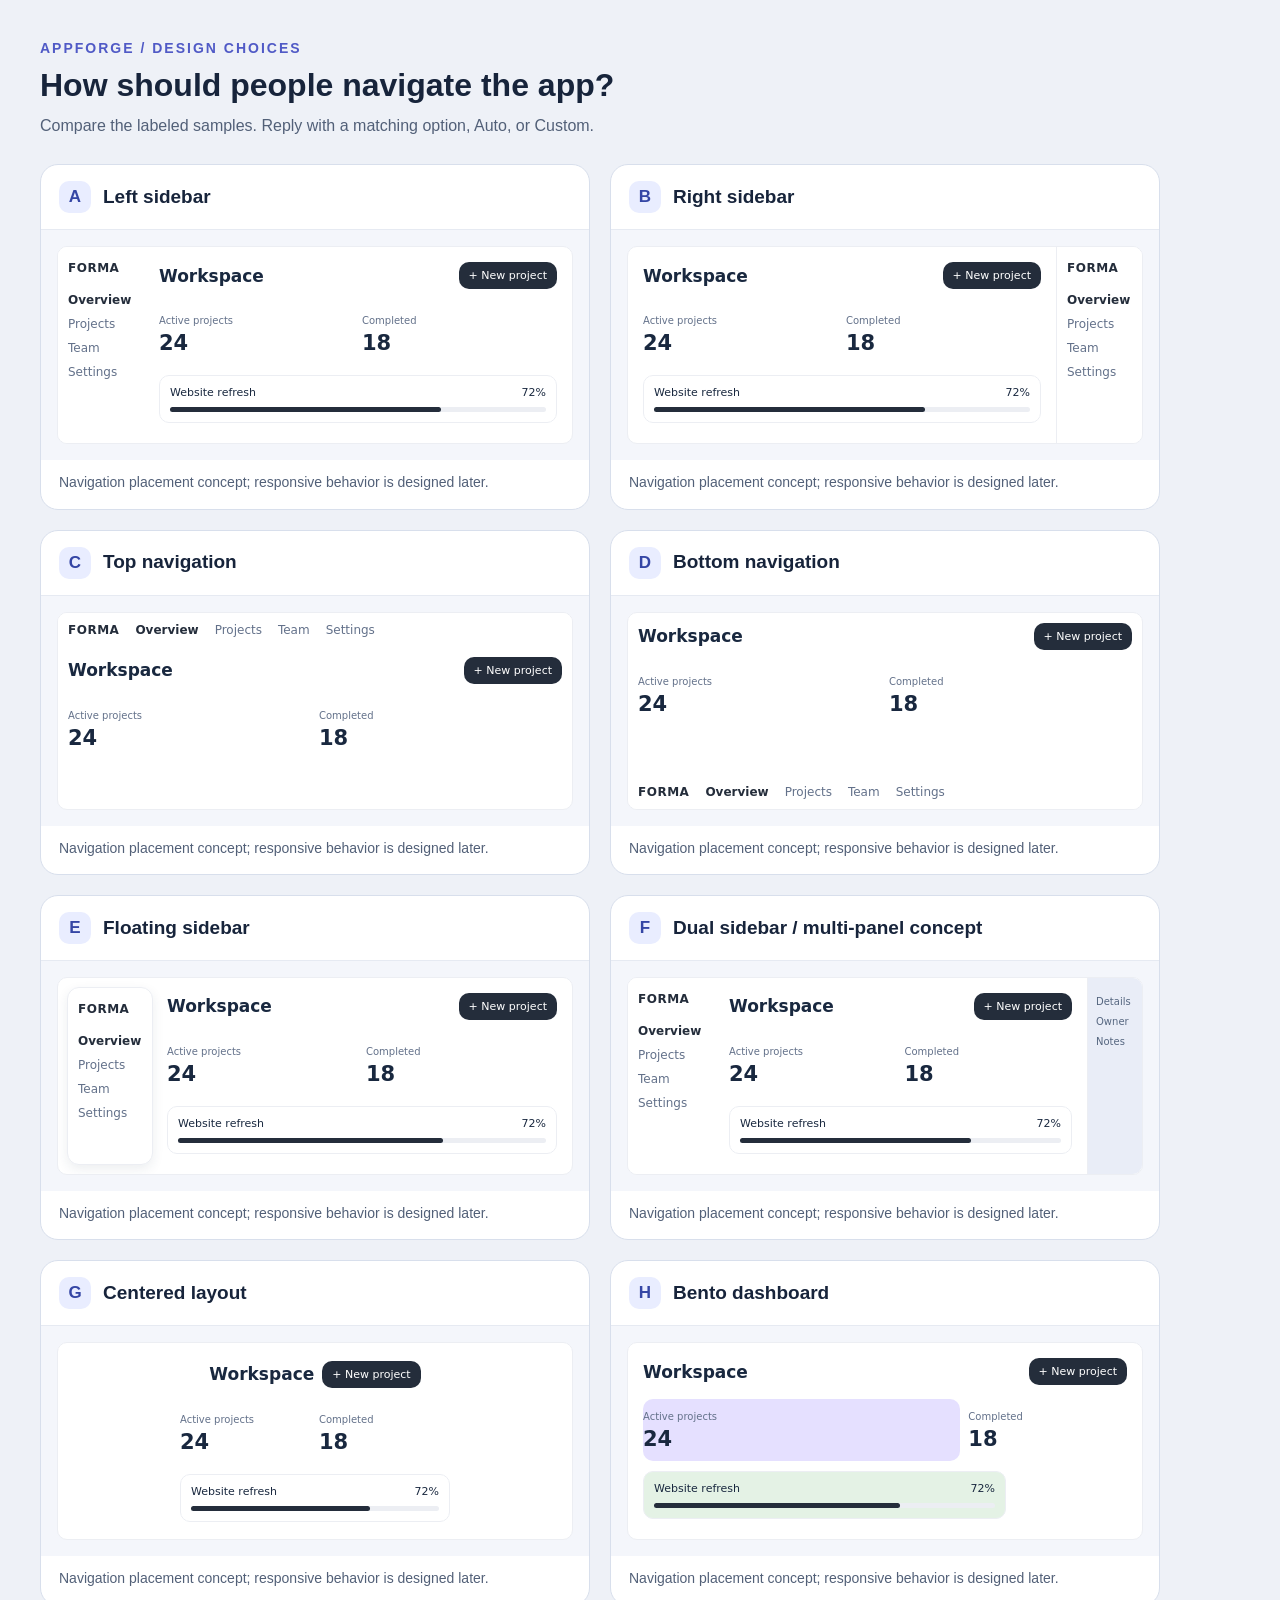
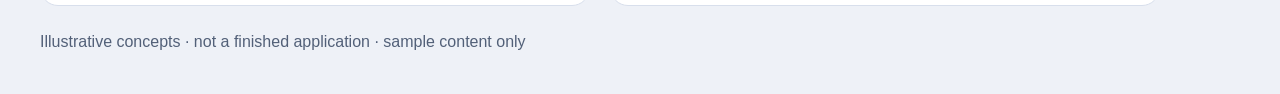
<file: assets/uiux/navigation-type.html>
<!doctype html>
<html lang="en"><head><meta charset="utf-8"><meta name="viewport" content="width=device-width,initial-scale=1"><title>How should people navigate the app?</title><style>
*{box-sizing:border-box}body{margin:0;background:#eef1f7;color:#17243b;font-family:Arial,sans-serif}
main{width:1200px;padding:40px}header{margin-bottom:26px}.eyebrow{color:#505ac6;font-size:14px;font-weight:700;letter-spacing:2px}
h1{font-size:32px;line-height:1.2;margin:10px 0}header p,footer{font-size:16px;line-height:1.5;color:#526078;margin:0}
.grid{display:grid;grid-template-columns:repeat(2,minmax(0,1fr));gap:20px}.grid.three{grid-template-columns:repeat(3,minmax(0,1fr))}
.grid.one{grid-template-columns:1fr}.option{min-width:0;background:#fff;border:1px solid #d8dfec;border-radius:18px;overflow:hidden}
.caption{padding:16px 18px;display:flex;align-items:center;gap:12px;border-bottom:1px solid #e6eaf2;min-height:65px}
.code{flex:0 0 32px;height:32px;border-radius:10px;display:grid;place-items:center;background:#e9edff;color:#3546a5;font-size:17px;font-weight:700}
h2{font-size:19px;line-height:1.3;margin:0}.detail{font-size:14px;line-height:1.45;color:#526078;padding:12px 18px 16px;min-height:48px}
.preview{height:230px;position:relative;overflow:hidden;background:#f4f6fb;padding:16px}.preview>div{height:100%}footer{margin-top:24px}
.mini{--bg:#f4f6fb;--surface:#fff;--ink:#19283f;--muted:#63718a;--accent:#4f57ce;--line:#dce2ed;--radius:10px;background:var(--bg);color:var(--ink);display:flex;border:1px solid var(--line);border-radius:var(--radius);overflow:hidden;font-size:12px}
.mini nav{width:86px;flex-shrink:0;background:var(--surface);border-right:1px solid var(--line);padding:14px 10px;display:flex;flex-direction:column;gap:10px}
.mini .brand{font-weight:700;color:var(--accent);margin-bottom:8px;letter-spacing:.5px}.mini nav span{color:var(--muted)}.mini nav .active{color:var(--accent);font-weight:700}
.mini section{flex:1;min-width:0;padding:15px}.mini .top{display:flex;justify-content:space-between;align-items:center;margin-bottom:14px;gap:8px}
.mini strong{font-size:17px}.button{display:inline-block;background:var(--accent);color:#fff;border-radius:var(--radius);padding:7px 10px;font-size:11px;white-space:nowrap}
.stats{display:grid;grid-template-columns:repeat(2,1fr);gap:8px}.stat{background:var(--surface);border:1px solid var(--line);border-radius:var(--radius);padding:10px;box-shadow:var(--shadow,none)}
.stat small{font-size:10px;color:var(--muted)}.stat b{display:block;font-size:21px;margin-top:4px}.activity{margin-top:10px;background:var(--surface);border-radius:var(--radius);border:1px solid var(--line);padding:10px}
.activity .line{display:flex;justify-content:space-between;gap:6px;font-size:11px}.activity .bar{height:5px;margin-top:8px;border-radius:3px;background:var(--line)}.activity .bar i{display:block;width:72%;height:100%;background:var(--accent);border-radius:3px}
.style-minimal{--bg:#fff;--line:#eceef3;--accent:#242d3b}.style-minimal .stat{border:0;padding-left:0}.style-minimal nav{border:0}
.style-bento{--bg:#edeefb;--accent:#5b4bc5;--radius:19px}.style-bento .stat:first-child{background:#ded8ff}.style-bento .stat:last-child{background:#e8f7d9}.style-bento .stat{border:0}.style-bento .activity{border:0}
.style-matte-glass{--bg:linear-gradient(120deg,#a9c0d7,#d6c8eb);--surface:#f8faffde;--line:#ffffffc9;--accent:#4d5c98;backdrop-filter:blur(10px)}
.style-apple-inspired{--bg:#edf0f5;--accent:#1971d4;--line:#e0e4eb}.style-apple-inspired nav{background:#e7eaf0}.style-apple-inspired .stat{border:0}
.style-material-design{--bg:#f4effc;--surface:#fffaff;--accent:#6750a4;--line:#e5dcef}.style-material-design .button{border-radius:24px}.style-material-design .stat{border:0;box-shadow:0 3px 5px #21113720}
.style-corporate{--bg:#f2f5f8;--accent:#21547a;--line:#d1dce6}.style-corporate nav{background:#1c3552}.style-corporate nav span{color:#d7e1eb}.style-corporate .brand,.style-corporate nav .active{color:#fff}
.style-futuristic{--bg:#0b1b2e;--surface:#11283d;--ink:#e0f8ff;--muted:#a3c2d4;--accent:#2580a0;--line:#28617a;font-family:Consolas,monospace}.style-futuristic .brand,.style-futuristic nav .active{color:#78d8ef}
.style-luxury{--bg:#201f1d;--surface:#2e2b26;--ink:#f8f0dd;--muted:#d1c6ae;--accent:#a4874a;--line:#625539;font-family:Georgia,serif}.style-luxury .brand,.style-luxury nav .active{color:#e6ca8e}.style-luxury strong{letter-spacing:1px}
.style-fluent-design{--bg:#e8eff6;--accent:#1768a6;--surface:#ffffffd9}.style-fluent-design nav{background:#e0eaf4}
.style-linux-inspired{--bg:#f1efec;--accent:#a64613;--line:#b9b7b2}.style-linux-inspired nav{background:#e0ddda}.style-linux-inspired .stat{padding:7px}
.style-glassmorphism{--bg:linear-gradient(130deg,#8295d2,#c6b3e6 50%,#90d4dc);--surface:#ffffffb8;--accent:#3d4a94;--line:#ffffffb0}
.style-neumorphism{--bg:#e4e9ef;--surface:#e4e9ef;--line:#c4ced9;--accent:#3f5a91}.style-neumorphism .stat{box-shadow:5px 5px 9px #bec6d0,-5px -5px 9px #fff}
.style-brutalism{--bg:#fcf5c7;--accent:#343448;--line:#252a35}.style-brutalism .stat{border:2px solid #252a35;box-shadow:3px 3px 0 #252a35}.style-brutalism .button{background:#6b48d3}
.style-flat{--bg:#edf5f4;--accent:#14796c;--line:#cbe2df}.style-flat .stat{background:#d7eeeb;border:0}
.style-retro{--bg:#f4e8cd;--surface:#fff3da;--accent:#9f462e;--line:#a28b67}.style-retro .stat{box-shadow:2px 2px 0 #7d674b}
.style-cyberpunk{--bg:#130f26;--surface:#231b3a;--ink:#f2efff;--muted:#c2b4d7;--accent:#8955bf;--line:#685486;font-family:Consolas,monospace}.style-cyberpunk .brand,.style-cyberpunk nav .active{color:#f3d673}
.style-editorial{--bg:#faf8f2;--accent:#4f483d;--line:#c9c0ae}.style-editorial nav{display:none}.style-editorial strong{font-family:Georgia,serif;font-size:25px}.style-editorial .stat{border:0;border-top:1px solid var(--line)}
.style-monochrome{--bg:#eee;--surface:#fafafa;--accent:#343434;--ink:#202020;--line:#ccc}.style-industrial{--bg:#e6e7e6;--accent:#4f5b55;--line:#717e78;font-family:Consolas,monospace}
.style-custom{--bg:linear-gradient(130deg,#e3f6f1,#f6e6fb);--accent:#7456b1;--line:#c2cfdf}
.theme-dark{--bg:#101a2b;--surface:#1c2a41;--ink:#eef3ff;--muted:#b6c3d8;--line:#354662;--accent:#566cce}
.theme-dark .brand,.theme-dark nav .active{color:#a7bdff}
.system-pair{display:flex;gap:6px}.system-pair .mini{flex:1}.system-pair nav{display:none}.system-pair .mini section{padding:10px}.system-pair .stats{grid-template-columns:1fr}.system-pair .stat:last-child,.system-pair .button{display:none}
.swatches{display:flex;height:70px!important;border-radius:8px;overflow:hidden}.swatches span{flex:1}.palette-ui{margin-top:12px;display:flex;align-items:center;justify-content:space-between;padding:18px;border-radius:10px;font-size:16px;font-weight:700}.hexes{display:flex;justify-content:space-between;font:11px Consolas,monospace;margin-top:8px}
.nav-right{flex-direction:row-reverse}.nav-right nav{border-right:0;border-left:1px solid var(--line)}.nav-top,.nav-bottom{flex-direction:column}.nav-top nav,.nav-bottom nav{flex-direction:row;width:auto;padding:10px;gap:16px;align-items:center;border:0}.nav-top nav .brand,.nav-bottom nav .brand{margin:0}.nav-bottom{flex-direction:column-reverse}.nav-bottom section,.nav-top section{padding:10px}.nav-bottom .activity,.nav-top .activity{display:none}
.nav-floating{padding:9px;gap:8px}.nav-floating nav{border:1px solid var(--line);border-radius:12px;box-shadow:0 4px 12px #26394f16}.nav-floating section{padding:6px}.mini aside{width:55px;border-left:1px solid var(--line);padding:14px 8px;background:#e9edf7;font-size:10px;line-height:2;color:#566780}
.nav-centered nav{display:none}.nav-centered section{max-width:300px;margin:auto}.nav-centered .top{justify-content:center}.nav-bento nav{display:none}.nav-bento .stats{grid-template-columns:2fr 1fr}.nav-bento .stat:first-child{background:#e5e0ff}.nav-bento .activity{width:75%;background:#e4f2e5}
.density{height:100%;background:#fff;border:1px solid #d5deea;border-radius:10px;padding:12px;overflow:hidden}.density .row{border-bottom:1px solid #e4e8f1;display:flex;align-items:center;justify-content:space-between;font-size:12px}.density .row span:last-child{font-size:10px;background:#e5f3ed;color:#22634d;padding:3px 6px;border-radius:4px}
.corner{width:83%;margin:4px auto;background:#fff;border:1px solid #cdd6e8;padding:20px;box-shadow:0 6px 18px #2537610c}.corner strong{display:block;font-size:20px;margin-bottom:10px}.corner p{font-size:13px;color:#526078}.corner .button{font-size:13px;padding:10px 14px}
.type{padding:10px 16px;background:#fff;border-radius:10px}.type small{color:#526078;font-family:Arial,sans-serif;font-size:12px;letter-spacing:2px}.type h3{font-size:32px;margin:13px 0}.type p{font-size:16px;line-height:1.5;margin:0 0 12px}.type span{font-size:14px}
.icons{display:flex;align-items:center;justify-content:space-evenly;height:100%;color:#4f57b8}.icons svg{width:56px;height:56px;overflow:visible}.icons figure{margin:0;text-align:center}.icons figcaption{font-size:12px;color:#526078;margin-top:12px}
.backdrop{display:grid;place-items:center;border-radius:12px;overflow:hidden;position:relative;background:#d9e6f5}.glass-card{z-index:2;background:#fffffff0;color:#1d2c42;padding:16px 22px;border-radius:12px;box-shadow:0 5px 20px #26324e20;max-width:80%;font-size:16px}.glass-card span{display:block;font-size:12px;color:#526078;margin-top:6px}
.bg-gradient{background:linear-gradient(120deg,#b6d8ef,#ddd2ef)}.bg-mesh{background:radial-gradient(at 10% 15%,#9fe0da,transparent 65%),radial-gradient(at 90% 20%,#f0bad4,transparent 70%),radial-gradient(at 45% 100%,#a8b9ed,transparent 65%),#f3e8f5}
.bg-svg-pattern{background-color:#e4eaf4;background-image:radial-gradient(#9baecb 1.5px,transparent 1.5px);background-size:18px 18px}
.bg-image,.bg-video{background:linear-gradient(180deg,#a3c9e3 0 48%,#799c8f 48% 65%,#3e6863 65%);isolation:isolate}.bg-image:before,.bg-video:before{content:'';position:absolute;inset:30% -10% -40%;background:#668e8a;transform:rotate(-13deg);z-index:-1}.bg-video .glass-card:after{content:'▶  Video placeholder';display:block;margin-top:10px;font-size:12px;color:#4e5d77}
.bg-animated{background:radial-gradient(ellipse at 20% 40%,#c3b4ee,transparent 60%),radial-gradient(ellipse at 85% 75%,#8bdbd3,transparent 60%),#e7e7f7}
.bg-particles{background-color:#152b46;background-image:radial-gradient(#96c2df 1px,transparent 2px),radial-gradient(#b5d9ef 2px,transparent 3px);background-size:31px 43px,67px 53px}
.bg-3d{background:repeating-conic-gradient(from 30deg,#b8c9e1 0 60deg,#dce6f5 60deg 120deg,#9eafd0 120deg 180deg);background-size:75px 130px}.bg-texture{background:repeating-linear-gradient(25deg,#e5e0d8 0 1px,#f1ede7 1px 4px)}
.story{display:flex;align-items:center;gap:12px;height:100%;padding:8px}.frame{position:relative;flex:1;height:110px;border:1px solid #d0d9e9;border-radius:12px;background:#fff;overflow:hidden}.frame small{position:absolute;bottom:8px;left:10px;color:#63718a;font-size:12px}.orb{position:absolute;top:20px;width:32px;height:32px;border-radius:10px;background:#6660c8}.arrow{color:#7d87a0;font-size:24px}.motion-label{font-size:14px;color:#526078;margin:0 10px}
.logo-preview{background:#fff;border:1px solid #d6deec;border-radius:10px;position:relative}.logo-preview .shell-top{height:43px;border-bottom:1px solid #d6deec;background:#f9faff}.logo-preview .shell-nav{position:absolute;left:0;top:43px;bottom:0;width:92px;border-right:1px solid #d6deec;background:#eef1f8;padding:16px 10px;font-size:11px;line-height:2.5;color:#607089}.logo-preview .logo{position:absolute;top:12px;display:flex;gap:5px;align-items:center;font-size:12px;font-weight:700}.logo-preview .mark{display:inline-grid;place-items:center;background:#5751bd;color:#fff;width:20px;height:20px;border-radius:6px;font-size:10px}.logo-preview .placeholder{position:absolute;top:67px;left:115px;right:20px;height:80px;background:linear-gradient(#e9edf8 0 25%,transparent 25% 43%,#f1f4fa 43%);border-radius:8px}
@media(max-width:700px){main{width:100%;padding:20px}.grid,.grid.three{grid-template-columns:1fr}}
</style></head>
<body><main><header><div class="eyebrow">APPFORGE / DESIGN CHOICES</div><h1>How should people navigate the app?</h1><p>Compare the labeled samples. Reply with a matching option, Auto, or Custom.</p></header>
<div class="grid "><article class="option"><div class="caption"><span class="code">A</span><h2>Left sidebar</h2></div><div class="preview"><div class="mini style-minimal " style="--radius:10px;--shadow:none;font-family:system-ui">
    <nav><div class="brand">FORMA</div><span class="active">Overview</span><span>Projects</span><span>Team</span><span>Settings</span></nav>
    <section><div class="top"><strong>Workspace</strong><span class="button">+ New project</span></div>
    <div class="stats"><div class="stat"><small>Active projects</small><b>24</b></div><div class="stat"><small>Completed</small><b>18</b></div></div>
    <div class="activity"><div class="line"><span>Website refresh</span><span>72%</span></div><div class="bar"><i></i></div></div></section></div></div><div class="detail">Navigation placement concept; responsive behavior is designed later.</div></article><article class="option"><div class="caption"><span class="code">B</span><h2>Right sidebar</h2></div><div class="preview"><div class="mini style-minimal nav-right" style="--radius:10px;--shadow:none;font-family:system-ui">
    <nav><div class="brand">FORMA</div><span class="active">Overview</span><span>Projects</span><span>Team</span><span>Settings</span></nav>
    <section><div class="top"><strong>Workspace</strong><span class="button">+ New project</span></div>
    <div class="stats"><div class="stat"><small>Active projects</small><b>24</b></div><div class="stat"><small>Completed</small><b>18</b></div></div>
    <div class="activity"><div class="line"><span>Website refresh</span><span>72%</span></div><div class="bar"><i></i></div></div></section></div></div><div class="detail">Navigation placement concept; responsive behavior is designed later.</div></article><article class="option"><div class="caption"><span class="code">C</span><h2>Top navigation</h2></div><div class="preview"><div class="mini style-minimal nav-top" style="--radius:10px;--shadow:none;font-family:system-ui">
    <nav><div class="brand">FORMA</div><span class="active">Overview</span><span>Projects</span><span>Team</span><span>Settings</span></nav>
    <section><div class="top"><strong>Workspace</strong><span class="button">+ New project</span></div>
    <div class="stats"><div class="stat"><small>Active projects</small><b>24</b></div><div class="stat"><small>Completed</small><b>18</b></div></div>
    <div class="activity"><div class="line"><span>Website refresh</span><span>72%</span></div><div class="bar"><i></i></div></div></section></div></div><div class="detail">Navigation placement concept; responsive behavior is designed later.</div></article><article class="option"><div class="caption"><span class="code">D</span><h2>Bottom navigation</h2></div><div class="preview"><div class="mini style-minimal nav-bottom" style="--radius:10px;--shadow:none;font-family:system-ui">
    <nav><div class="brand">FORMA</div><span class="active">Overview</span><span>Projects</span><span>Team</span><span>Settings</span></nav>
    <section><div class="top"><strong>Workspace</strong><span class="button">+ New project</span></div>
    <div class="stats"><div class="stat"><small>Active projects</small><b>24</b></div><div class="stat"><small>Completed</small><b>18</b></div></div>
    <div class="activity"><div class="line"><span>Website refresh</span><span>72%</span></div><div class="bar"><i></i></div></div></section></div></div><div class="detail">Navigation placement concept; responsive behavior is designed later.</div></article><article class="option"><div class="caption"><span class="code">E</span><h2>Floating sidebar</h2></div><div class="preview"><div class="mini style-minimal nav-floating" style="--radius:10px;--shadow:none;font-family:system-ui">
    <nav><div class="brand">FORMA</div><span class="active">Overview</span><span>Projects</span><span>Team</span><span>Settings</span></nav>
    <section><div class="top"><strong>Workspace</strong><span class="button">+ New project</span></div>
    <div class="stats"><div class="stat"><small>Active projects</small><b>24</b></div><div class="stat"><small>Completed</small><b>18</b></div></div>
    <div class="activity"><div class="line"><span>Website refresh</span><span>72%</span></div><div class="bar"><i></i></div></div></section></div></div><div class="detail">Navigation placement concept; responsive behavior is designed later.</div></article><article class="option"><div class="caption"><span class="code">F</span><h2>Dual sidebar / multi-panel concept</h2></div><div class="preview"><div class="mini style-minimal nav-dual" style="--radius:10px;--shadow:none;font-family:system-ui">
    <nav><div class="brand">FORMA</div><span class="active">Overview</span><span>Projects</span><span>Team</span><span>Settings</span></nav>
    <section><div class="top"><strong>Workspace</strong><span class="button">+ New project</span></div>
    <div class="stats"><div class="stat"><small>Active projects</small><b>24</b></div><div class="stat"><small>Completed</small><b>18</b></div></div>
    <div class="activity"><div class="line"><span>Website refresh</span><span>72%</span></div><div class="bar"><i></i></div></div></section><aside>Details<br>Owner<br>Notes</aside></div></div><div class="detail">Navigation placement concept; responsive behavior is designed later.</div></article><article class="option"><div class="caption"><span class="code">G</span><h2>Centered layout</h2></div><div class="preview"><div class="mini style-minimal nav-centered" style="--radius:10px;--shadow:none;font-family:system-ui">
    <nav><div class="brand">FORMA</div><span class="active">Overview</span><span>Projects</span><span>Team</span><span>Settings</span></nav>
    <section><div class="top"><strong>Workspace</strong><span class="button">+ New project</span></div>
    <div class="stats"><div class="stat"><small>Active projects</small><b>24</b></div><div class="stat"><small>Completed</small><b>18</b></div></div>
    <div class="activity"><div class="line"><span>Website refresh</span><span>72%</span></div><div class="bar"><i></i></div></div></section></div></div><div class="detail">Navigation placement concept; responsive behavior is designed later.</div></article><article class="option"><div class="caption"><span class="code">H</span><h2>Bento dashboard</h2></div><div class="preview"><div class="mini style-minimal nav-bento" style="--radius:10px;--shadow:none;font-family:system-ui">
    <nav><div class="brand">FORMA</div><span class="active">Overview</span><span>Projects</span><span>Team</span><span>Settings</span></nav>
    <section><div class="top"><strong>Workspace</strong><span class="button">+ New project</span></div>
    <div class="stats"><div class="stat"><small>Active projects</small><b>24</b></div><div class="stat"><small>Completed</small><b>18</b></div></div>
    <div class="activity"><div class="line"><span>Website refresh</span><span>72%</span></div><div class="bar"><i></i></div></div></section></div></div><div class="detail">Navigation placement concept; responsive behavior is designed later.</div></article></div><footer>Illustrative concepts · not a finished application · sample content only</footer></main></body></html>
</file>
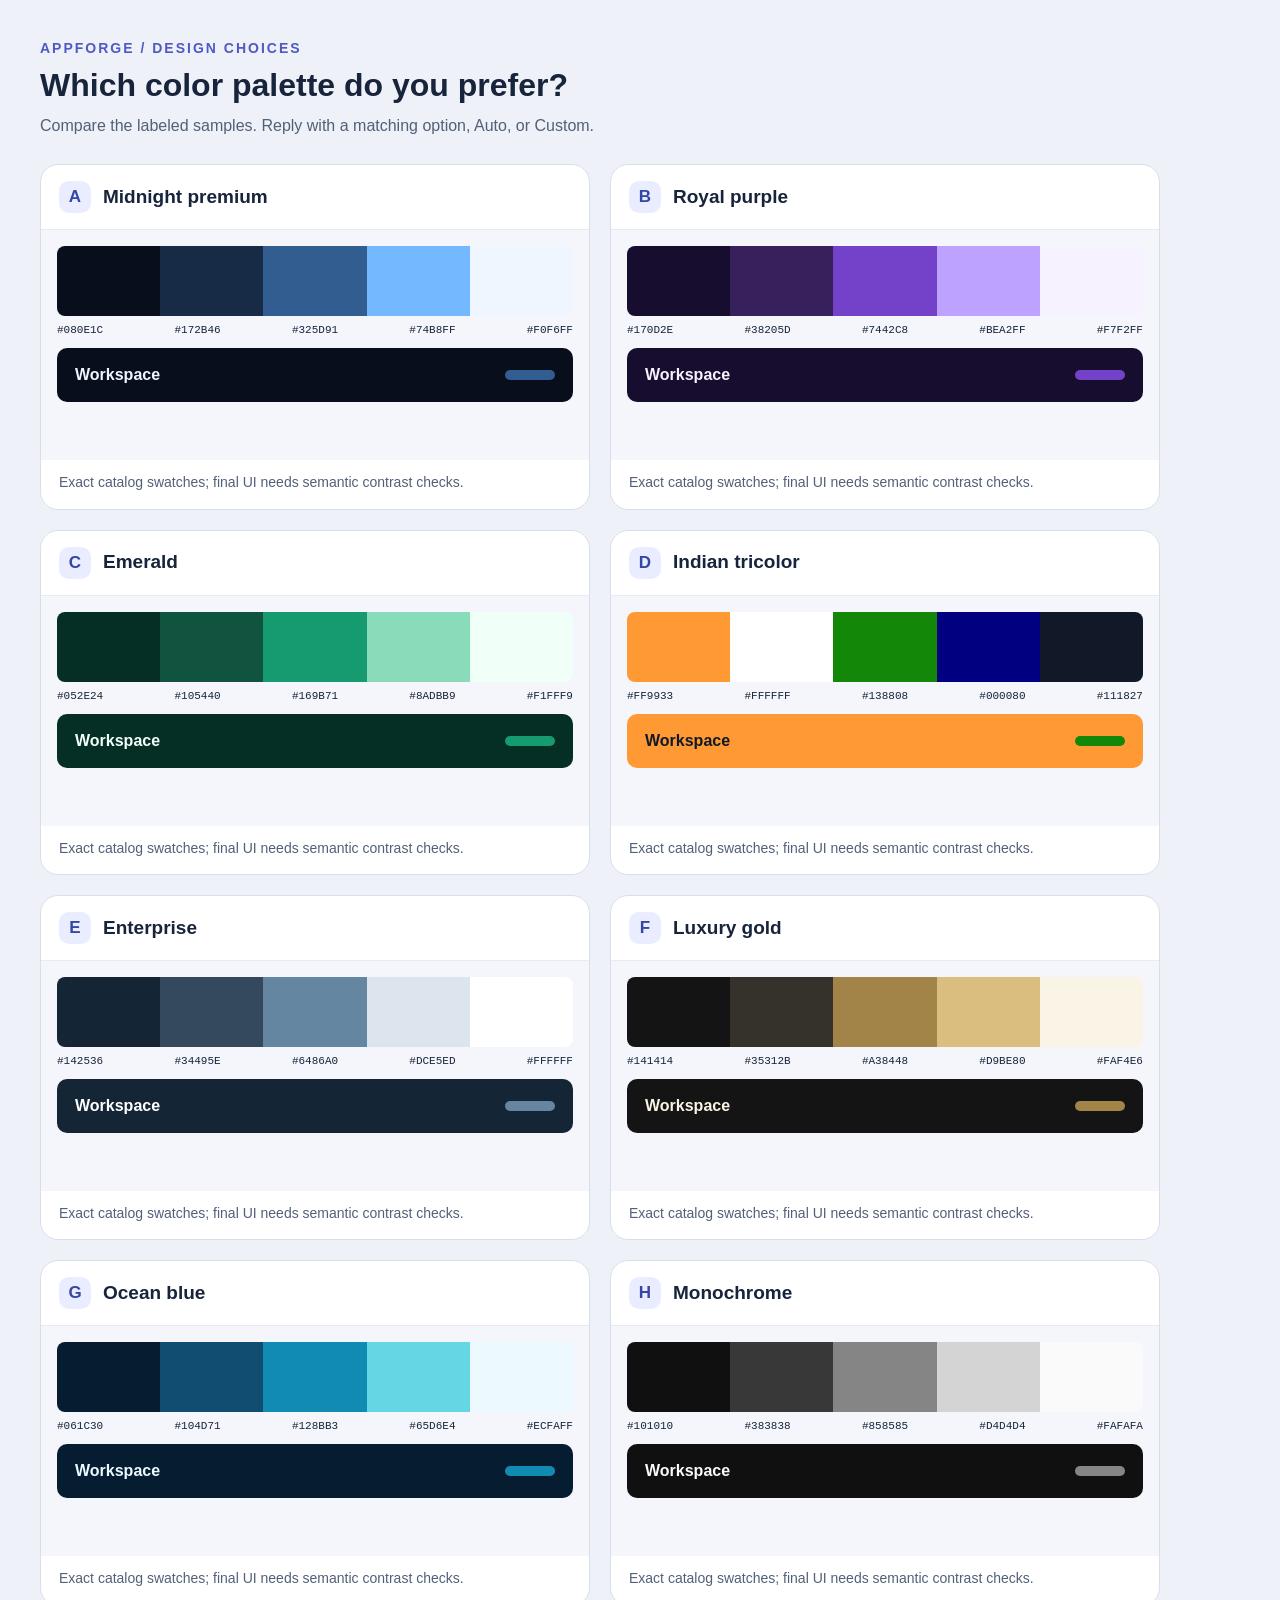
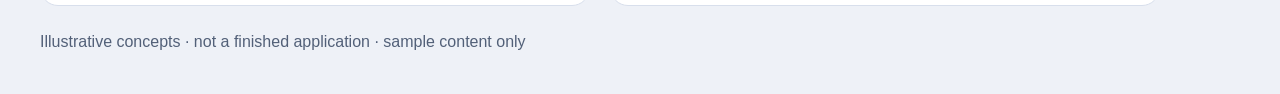
<file: assets/uiux/palette.html>
<!doctype html>
<html lang="en"><head><meta charset="utf-8"><meta name="viewport" content="width=device-width,initial-scale=1"><title>Which color palette do you prefer?</title><style>
*{box-sizing:border-box}body{margin:0;background:#eef1f7;color:#17243b;font-family:Arial,sans-serif}
main{width:1200px;padding:40px}header{margin-bottom:26px}.eyebrow{color:#505ac6;font-size:14px;font-weight:700;letter-spacing:2px}
h1{font-size:32px;line-height:1.2;margin:10px 0}header p,footer{font-size:16px;line-height:1.5;color:#526078;margin:0}
.grid{display:grid;grid-template-columns:repeat(2,minmax(0,1fr));gap:20px}.grid.three{grid-template-columns:repeat(3,minmax(0,1fr))}
.grid.one{grid-template-columns:1fr}.option{min-width:0;background:#fff;border:1px solid #d8dfec;border-radius:18px;overflow:hidden}
.caption{padding:16px 18px;display:flex;align-items:center;gap:12px;border-bottom:1px solid #e6eaf2;min-height:65px}
.code{flex:0 0 32px;height:32px;border-radius:10px;display:grid;place-items:center;background:#e9edff;color:#3546a5;font-size:17px;font-weight:700}
h2{font-size:19px;line-height:1.3;margin:0}.detail{font-size:14px;line-height:1.45;color:#526078;padding:12px 18px 16px;min-height:48px}
.preview{height:230px;position:relative;overflow:hidden;background:#f4f6fb;padding:16px}.preview>div{height:100%}footer{margin-top:24px}
.mini{--bg:#f4f6fb;--surface:#fff;--ink:#19283f;--muted:#63718a;--accent:#4f57ce;--line:#dce2ed;--radius:10px;background:var(--bg);color:var(--ink);display:flex;border:1px solid var(--line);border-radius:var(--radius);overflow:hidden;font-size:12px}
.mini nav{width:86px;flex-shrink:0;background:var(--surface);border-right:1px solid var(--line);padding:14px 10px;display:flex;flex-direction:column;gap:10px}
.mini .brand{font-weight:700;color:var(--accent);margin-bottom:8px;letter-spacing:.5px}.mini nav span{color:var(--muted)}.mini nav .active{color:var(--accent);font-weight:700}
.mini section{flex:1;min-width:0;padding:15px}.mini .top{display:flex;justify-content:space-between;align-items:center;margin-bottom:14px;gap:8px}
.mini strong{font-size:17px}.button{display:inline-block;background:var(--accent);color:#fff;border-radius:var(--radius);padding:7px 10px;font-size:11px;white-space:nowrap}
.stats{display:grid;grid-template-columns:repeat(2,1fr);gap:8px}.stat{background:var(--surface);border:1px solid var(--line);border-radius:var(--radius);padding:10px;box-shadow:var(--shadow,none)}
.stat small{font-size:10px;color:var(--muted)}.stat b{display:block;font-size:21px;margin-top:4px}.activity{margin-top:10px;background:var(--surface);border-radius:var(--radius);border:1px solid var(--line);padding:10px}
.activity .line{display:flex;justify-content:space-between;gap:6px;font-size:11px}.activity .bar{height:5px;margin-top:8px;border-radius:3px;background:var(--line)}.activity .bar i{display:block;width:72%;height:100%;background:var(--accent);border-radius:3px}
.style-minimal{--bg:#fff;--line:#eceef3;--accent:#242d3b}.style-minimal .stat{border:0;padding-left:0}.style-minimal nav{border:0}
.style-bento{--bg:#edeefb;--accent:#5b4bc5;--radius:19px}.style-bento .stat:first-child{background:#ded8ff}.style-bento .stat:last-child{background:#e8f7d9}.style-bento .stat{border:0}.style-bento .activity{border:0}
.style-matte-glass{--bg:linear-gradient(120deg,#a9c0d7,#d6c8eb);--surface:#f8faffde;--line:#ffffffc9;--accent:#4d5c98;backdrop-filter:blur(10px)}
.style-apple-inspired{--bg:#edf0f5;--accent:#1971d4;--line:#e0e4eb}.style-apple-inspired nav{background:#e7eaf0}.style-apple-inspired .stat{border:0}
.style-material-design{--bg:#f4effc;--surface:#fffaff;--accent:#6750a4;--line:#e5dcef}.style-material-design .button{border-radius:24px}.style-material-design .stat{border:0;box-shadow:0 3px 5px #21113720}
.style-corporate{--bg:#f2f5f8;--accent:#21547a;--line:#d1dce6}.style-corporate nav{background:#1c3552}.style-corporate nav span{color:#d7e1eb}.style-corporate .brand,.style-corporate nav .active{color:#fff}
.style-futuristic{--bg:#0b1b2e;--surface:#11283d;--ink:#e0f8ff;--muted:#a3c2d4;--accent:#2580a0;--line:#28617a;font-family:Consolas,monospace}.style-futuristic .brand,.style-futuristic nav .active{color:#78d8ef}
.style-luxury{--bg:#201f1d;--surface:#2e2b26;--ink:#f8f0dd;--muted:#d1c6ae;--accent:#a4874a;--line:#625539;font-family:Georgia,serif}.style-luxury .brand,.style-luxury nav .active{color:#e6ca8e}.style-luxury strong{letter-spacing:1px}
.style-fluent-design{--bg:#e8eff6;--accent:#1768a6;--surface:#ffffffd9}.style-fluent-design nav{background:#e0eaf4}
.style-linux-inspired{--bg:#f1efec;--accent:#a64613;--line:#b9b7b2}.style-linux-inspired nav{background:#e0ddda}.style-linux-inspired .stat{padding:7px}
.style-glassmorphism{--bg:linear-gradient(130deg,#8295d2,#c6b3e6 50%,#90d4dc);--surface:#ffffffb8;--accent:#3d4a94;--line:#ffffffb0}
.style-neumorphism{--bg:#e4e9ef;--surface:#e4e9ef;--line:#c4ced9;--accent:#3f5a91}.style-neumorphism .stat{box-shadow:5px 5px 9px #bec6d0,-5px -5px 9px #fff}
.style-brutalism{--bg:#fcf5c7;--accent:#343448;--line:#252a35}.style-brutalism .stat{border:2px solid #252a35;box-shadow:3px 3px 0 #252a35}.style-brutalism .button{background:#6b48d3}
.style-flat{--bg:#edf5f4;--accent:#14796c;--line:#cbe2df}.style-flat .stat{background:#d7eeeb;border:0}
.style-retro{--bg:#f4e8cd;--surface:#fff3da;--accent:#9f462e;--line:#a28b67}.style-retro .stat{box-shadow:2px 2px 0 #7d674b}
.style-cyberpunk{--bg:#130f26;--surface:#231b3a;--ink:#f2efff;--muted:#c2b4d7;--accent:#8955bf;--line:#685486;font-family:Consolas,monospace}.style-cyberpunk .brand,.style-cyberpunk nav .active{color:#f3d673}
.style-editorial{--bg:#faf8f2;--accent:#4f483d;--line:#c9c0ae}.style-editorial nav{display:none}.style-editorial strong{font-family:Georgia,serif;font-size:25px}.style-editorial .stat{border:0;border-top:1px solid var(--line)}
.style-monochrome{--bg:#eee;--surface:#fafafa;--accent:#343434;--ink:#202020;--line:#ccc}.style-industrial{--bg:#e6e7e6;--accent:#4f5b55;--line:#717e78;font-family:Consolas,monospace}
.style-custom{--bg:linear-gradient(130deg,#e3f6f1,#f6e6fb);--accent:#7456b1;--line:#c2cfdf}
.theme-dark{--bg:#101a2b;--surface:#1c2a41;--ink:#eef3ff;--muted:#b6c3d8;--line:#354662;--accent:#566cce}
.theme-dark .brand,.theme-dark nav .active{color:#a7bdff}
.system-pair{display:flex;gap:6px}.system-pair .mini{flex:1}.system-pair nav{display:none}.system-pair .mini section{padding:10px}.system-pair .stats{grid-template-columns:1fr}.system-pair .stat:last-child,.system-pair .button{display:none}
.swatches{display:flex;height:70px!important;border-radius:8px;overflow:hidden}.swatches span{flex:1}.palette-ui{margin-top:12px;display:flex;align-items:center;justify-content:space-between;padding:18px;border-radius:10px;font-size:16px;font-weight:700}.hexes{display:flex;justify-content:space-between;font:11px Consolas,monospace;margin-top:8px}
.nav-right{flex-direction:row-reverse}.nav-right nav{border-right:0;border-left:1px solid var(--line)}.nav-top,.nav-bottom{flex-direction:column}.nav-top nav,.nav-bottom nav{flex-direction:row;width:auto;padding:10px;gap:16px;align-items:center;border:0}.nav-top nav .brand,.nav-bottom nav .brand{margin:0}.nav-bottom{flex-direction:column-reverse}.nav-bottom section,.nav-top section{padding:10px}.nav-bottom .activity,.nav-top .activity{display:none}
.nav-floating{padding:9px;gap:8px}.nav-floating nav{border:1px solid var(--line);border-radius:12px;box-shadow:0 4px 12px #26394f16}.nav-floating section{padding:6px}.mini aside{width:55px;border-left:1px solid var(--line);padding:14px 8px;background:#e9edf7;font-size:10px;line-height:2;color:#566780}
.nav-centered nav{display:none}.nav-centered section{max-width:300px;margin:auto}.nav-centered .top{justify-content:center}.nav-bento nav{display:none}.nav-bento .stats{grid-template-columns:2fr 1fr}.nav-bento .stat:first-child{background:#e5e0ff}.nav-bento .activity{width:75%;background:#e4f2e5}
.density{height:100%;background:#fff;border:1px solid #d5deea;border-radius:10px;padding:12px;overflow:hidden}.density .row{border-bottom:1px solid #e4e8f1;display:flex;align-items:center;justify-content:space-between;font-size:12px}.density .row span:last-child{font-size:10px;background:#e5f3ed;color:#22634d;padding:3px 6px;border-radius:4px}
.corner{width:83%;margin:4px auto;background:#fff;border:1px solid #cdd6e8;padding:20px;box-shadow:0 6px 18px #2537610c}.corner strong{display:block;font-size:20px;margin-bottom:10px}.corner p{font-size:13px;color:#526078}.corner .button{font-size:13px;padding:10px 14px}
.type{padding:10px 16px;background:#fff;border-radius:10px}.type small{color:#526078;font-family:Arial,sans-serif;font-size:12px;letter-spacing:2px}.type h3{font-size:32px;margin:13px 0}.type p{font-size:16px;line-height:1.5;margin:0 0 12px}.type span{font-size:14px}
.icons{display:flex;align-items:center;justify-content:space-evenly;height:100%;color:#4f57b8}.icons svg{width:56px;height:56px;overflow:visible}.icons figure{margin:0;text-align:center}.icons figcaption{font-size:12px;color:#526078;margin-top:12px}
.backdrop{display:grid;place-items:center;border-radius:12px;overflow:hidden;position:relative;background:#d9e6f5}.glass-card{z-index:2;background:#fffffff0;color:#1d2c42;padding:16px 22px;border-radius:12px;box-shadow:0 5px 20px #26324e20;max-width:80%;font-size:16px}.glass-card span{display:block;font-size:12px;color:#526078;margin-top:6px}
.bg-gradient{background:linear-gradient(120deg,#b6d8ef,#ddd2ef)}.bg-mesh{background:radial-gradient(at 10% 15%,#9fe0da,transparent 65%),radial-gradient(at 90% 20%,#f0bad4,transparent 70%),radial-gradient(at 45% 100%,#a8b9ed,transparent 65%),#f3e8f5}
.bg-svg-pattern{background-color:#e4eaf4;background-image:radial-gradient(#9baecb 1.5px,transparent 1.5px);background-size:18px 18px}
.bg-image,.bg-video{background:linear-gradient(180deg,#a3c9e3 0 48%,#799c8f 48% 65%,#3e6863 65%);isolation:isolate}.bg-image:before,.bg-video:before{content:'';position:absolute;inset:30% -10% -40%;background:#668e8a;transform:rotate(-13deg);z-index:-1}.bg-video .glass-card:after{content:'▶  Video placeholder';display:block;margin-top:10px;font-size:12px;color:#4e5d77}
.bg-animated{background:radial-gradient(ellipse at 20% 40%,#c3b4ee,transparent 60%),radial-gradient(ellipse at 85% 75%,#8bdbd3,transparent 60%),#e7e7f7}
.bg-particles{background-color:#152b46;background-image:radial-gradient(#96c2df 1px,transparent 2px),radial-gradient(#b5d9ef 2px,transparent 3px);background-size:31px 43px,67px 53px}
.bg-3d{background:repeating-conic-gradient(from 30deg,#b8c9e1 0 60deg,#dce6f5 60deg 120deg,#9eafd0 120deg 180deg);background-size:75px 130px}.bg-texture{background:repeating-linear-gradient(25deg,#e5e0d8 0 1px,#f1ede7 1px 4px)}
.story{display:flex;align-items:center;gap:12px;height:100%;padding:8px}.frame{position:relative;flex:1;height:110px;border:1px solid #d0d9e9;border-radius:12px;background:#fff;overflow:hidden}.frame small{position:absolute;bottom:8px;left:10px;color:#63718a;font-size:12px}.orb{position:absolute;top:20px;width:32px;height:32px;border-radius:10px;background:#6660c8}.arrow{color:#7d87a0;font-size:24px}.motion-label{font-size:14px;color:#526078;margin:0 10px}
.logo-preview{background:#fff;border:1px solid #d6deec;border-radius:10px;position:relative}.logo-preview .shell-top{height:43px;border-bottom:1px solid #d6deec;background:#f9faff}.logo-preview .shell-nav{position:absolute;left:0;top:43px;bottom:0;width:92px;border-right:1px solid #d6deec;background:#eef1f8;padding:16px 10px;font-size:11px;line-height:2.5;color:#607089}.logo-preview .logo{position:absolute;top:12px;display:flex;gap:5px;align-items:center;font-size:12px;font-weight:700}.logo-preview .mark{display:inline-grid;place-items:center;background:#5751bd;color:#fff;width:20px;height:20px;border-radius:6px;font-size:10px}.logo-preview .placeholder{position:absolute;top:67px;left:115px;right:20px;height:80px;background:linear-gradient(#e9edf8 0 25%,transparent 25% 43%,#f1f4fa 43%);border-radius:8px}
@media(max-width:700px){main{width:100%;padding:20px}.grid,.grid.three{grid-template-columns:1fr}}
</style></head>
<body><main><header><div class="eyebrow">APPFORGE / DESIGN CHOICES</div><h1>Which color palette do you prefer?</h1><p>Compare the labeled samples. Reply with a matching option, Auto, or Custom.</p></header>
<div class="grid "><article class="option"><div class="caption"><span class="code">A</span><h2>Midnight premium</h2></div><div class="preview"><div><div class="swatches"><span style="background:#080E1C"></span><span style="background:#172B46"></span><span style="background:#325D91"></span><span style="background:#74B8FF"></span><span style="background:#F0F6FF"></span></div><div class="hexes"><span>#080E1C</span><span>#172B46</span><span>#325D91</span><span>#74B8FF</span><span>#F0F6FF</span></div><div class="palette-ui" style="background:#080E1C;color:#F0F6FF">Workspace <span style="background:#325D91;width:50px;height:10px;border-radius:5px"></span></div></div></div><div class="detail">Exact catalog swatches; final UI needs semantic contrast checks.</div></article><article class="option"><div class="caption"><span class="code">B</span><h2>Royal purple</h2></div><div class="preview"><div><div class="swatches"><span style="background:#170D2E"></span><span style="background:#38205D"></span><span style="background:#7442C8"></span><span style="background:#BEA2FF"></span><span style="background:#F7F2FF"></span></div><div class="hexes"><span>#170D2E</span><span>#38205D</span><span>#7442C8</span><span>#BEA2FF</span><span>#F7F2FF</span></div><div class="palette-ui" style="background:#170D2E;color:#F7F2FF">Workspace <span style="background:#7442C8;width:50px;height:10px;border-radius:5px"></span></div></div></div><div class="detail">Exact catalog swatches; final UI needs semantic contrast checks.</div></article><article class="option"><div class="caption"><span class="code">C</span><h2>Emerald</h2></div><div class="preview"><div><div class="swatches"><span style="background:#052E24"></span><span style="background:#105440"></span><span style="background:#169B71"></span><span style="background:#8ADBB9"></span><span style="background:#F1FFF9"></span></div><div class="hexes"><span>#052E24</span><span>#105440</span><span>#169B71</span><span>#8ADBB9</span><span>#F1FFF9</span></div><div class="palette-ui" style="background:#052E24;color:#F1FFF9">Workspace <span style="background:#169B71;width:50px;height:10px;border-radius:5px"></span></div></div></div><div class="detail">Exact catalog swatches; final UI needs semantic contrast checks.</div></article><article class="option"><div class="caption"><span class="code">D</span><h2>Indian tricolor</h2></div><div class="preview"><div><div class="swatches"><span style="background:#FF9933"></span><span style="background:#FFFFFF"></span><span style="background:#138808"></span><span style="background:#000080"></span><span style="background:#111827"></span></div><div class="hexes"><span>#FF9933</span><span>#FFFFFF</span><span>#138808</span><span>#000080</span><span>#111827</span></div><div class="palette-ui" style="background:#FF9933;color:#111827">Workspace <span style="background:#138808;width:50px;height:10px;border-radius:5px"></span></div></div></div><div class="detail">Exact catalog swatches; final UI needs semantic contrast checks.</div></article><article class="option"><div class="caption"><span class="code">E</span><h2>Enterprise</h2></div><div class="preview"><div><div class="swatches"><span style="background:#142536"></span><span style="background:#34495E"></span><span style="background:#6486A0"></span><span style="background:#DCE5ED"></span><span style="background:#FFFFFF"></span></div><div class="hexes"><span>#142536</span><span>#34495E</span><span>#6486A0</span><span>#DCE5ED</span><span>#FFFFFF</span></div><div class="palette-ui" style="background:#142536;color:#FFFFFF">Workspace <span style="background:#6486A0;width:50px;height:10px;border-radius:5px"></span></div></div></div><div class="detail">Exact catalog swatches; final UI needs semantic contrast checks.</div></article><article class="option"><div class="caption"><span class="code">F</span><h2>Luxury gold</h2></div><div class="preview"><div><div class="swatches"><span style="background:#141414"></span><span style="background:#35312B"></span><span style="background:#A38448"></span><span style="background:#D9BE80"></span><span style="background:#FAF4E6"></span></div><div class="hexes"><span>#141414</span><span>#35312B</span><span>#A38448</span><span>#D9BE80</span><span>#FAF4E6</span></div><div class="palette-ui" style="background:#141414;color:#FAF4E6">Workspace <span style="background:#A38448;width:50px;height:10px;border-radius:5px"></span></div></div></div><div class="detail">Exact catalog swatches; final UI needs semantic contrast checks.</div></article><article class="option"><div class="caption"><span class="code">G</span><h2>Ocean blue</h2></div><div class="preview"><div><div class="swatches"><span style="background:#061C30"></span><span style="background:#104D71"></span><span style="background:#128BB3"></span><span style="background:#65D6E4"></span><span style="background:#ECFAFF"></span></div><div class="hexes"><span>#061C30</span><span>#104D71</span><span>#128BB3</span><span>#65D6E4</span><span>#ECFAFF</span></div><div class="palette-ui" style="background:#061C30;color:#ECFAFF">Workspace <span style="background:#128BB3;width:50px;height:10px;border-radius:5px"></span></div></div></div><div class="detail">Exact catalog swatches; final UI needs semantic contrast checks.</div></article><article class="option"><div class="caption"><span class="code">H</span><h2>Monochrome</h2></div><div class="preview"><div><div class="swatches"><span style="background:#101010"></span><span style="background:#383838"></span><span style="background:#858585"></span><span style="background:#D4D4D4"></span><span style="background:#FAFAFA"></span></div><div class="hexes"><span>#101010</span><span>#383838</span><span>#858585</span><span>#D4D4D4</span><span>#FAFAFA</span></div><div class="palette-ui" style="background:#101010;color:#FAFAFA">Workspace <span style="background:#858585;width:50px;height:10px;border-radius:5px"></span></div></div></div><div class="detail">Exact catalog swatches; final UI needs semantic contrast checks.</div></article></div><footer>Illustrative concepts · not a finished application · sample content only</footer></main></body></html>
</file>
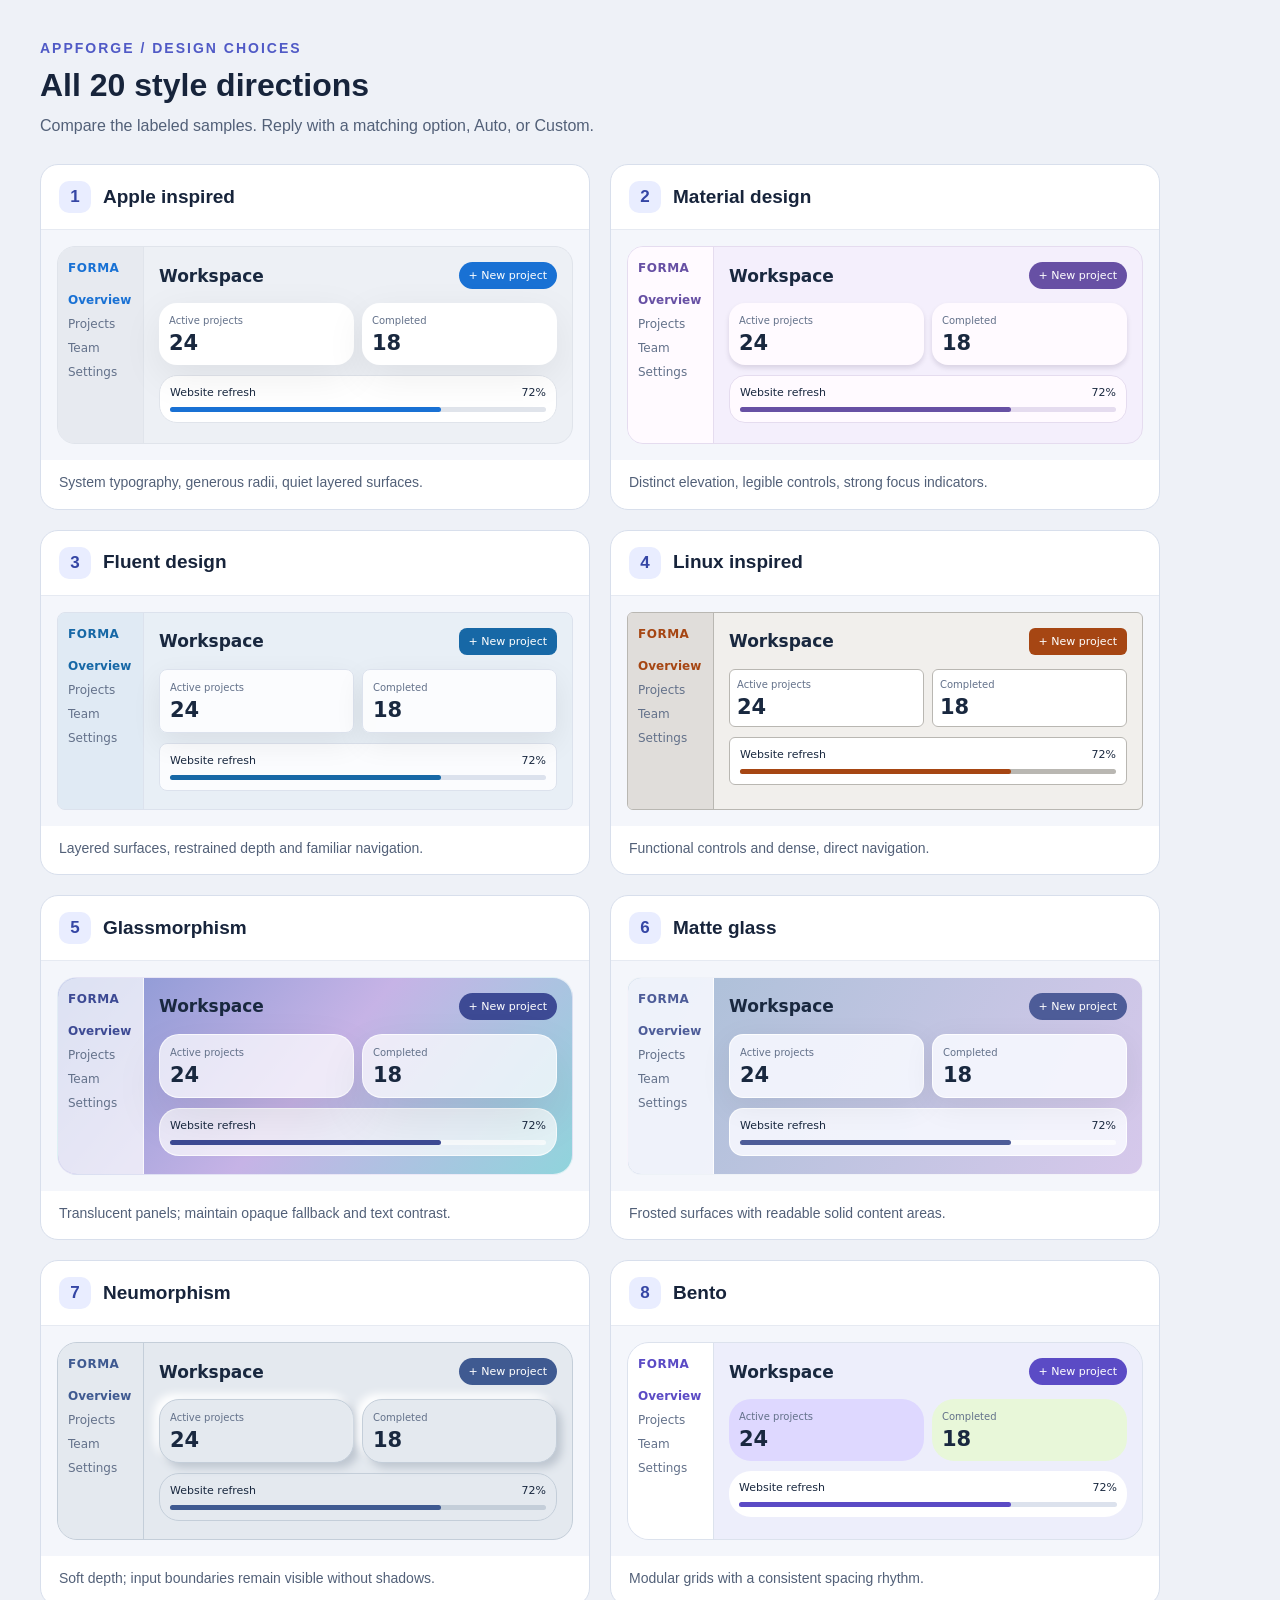
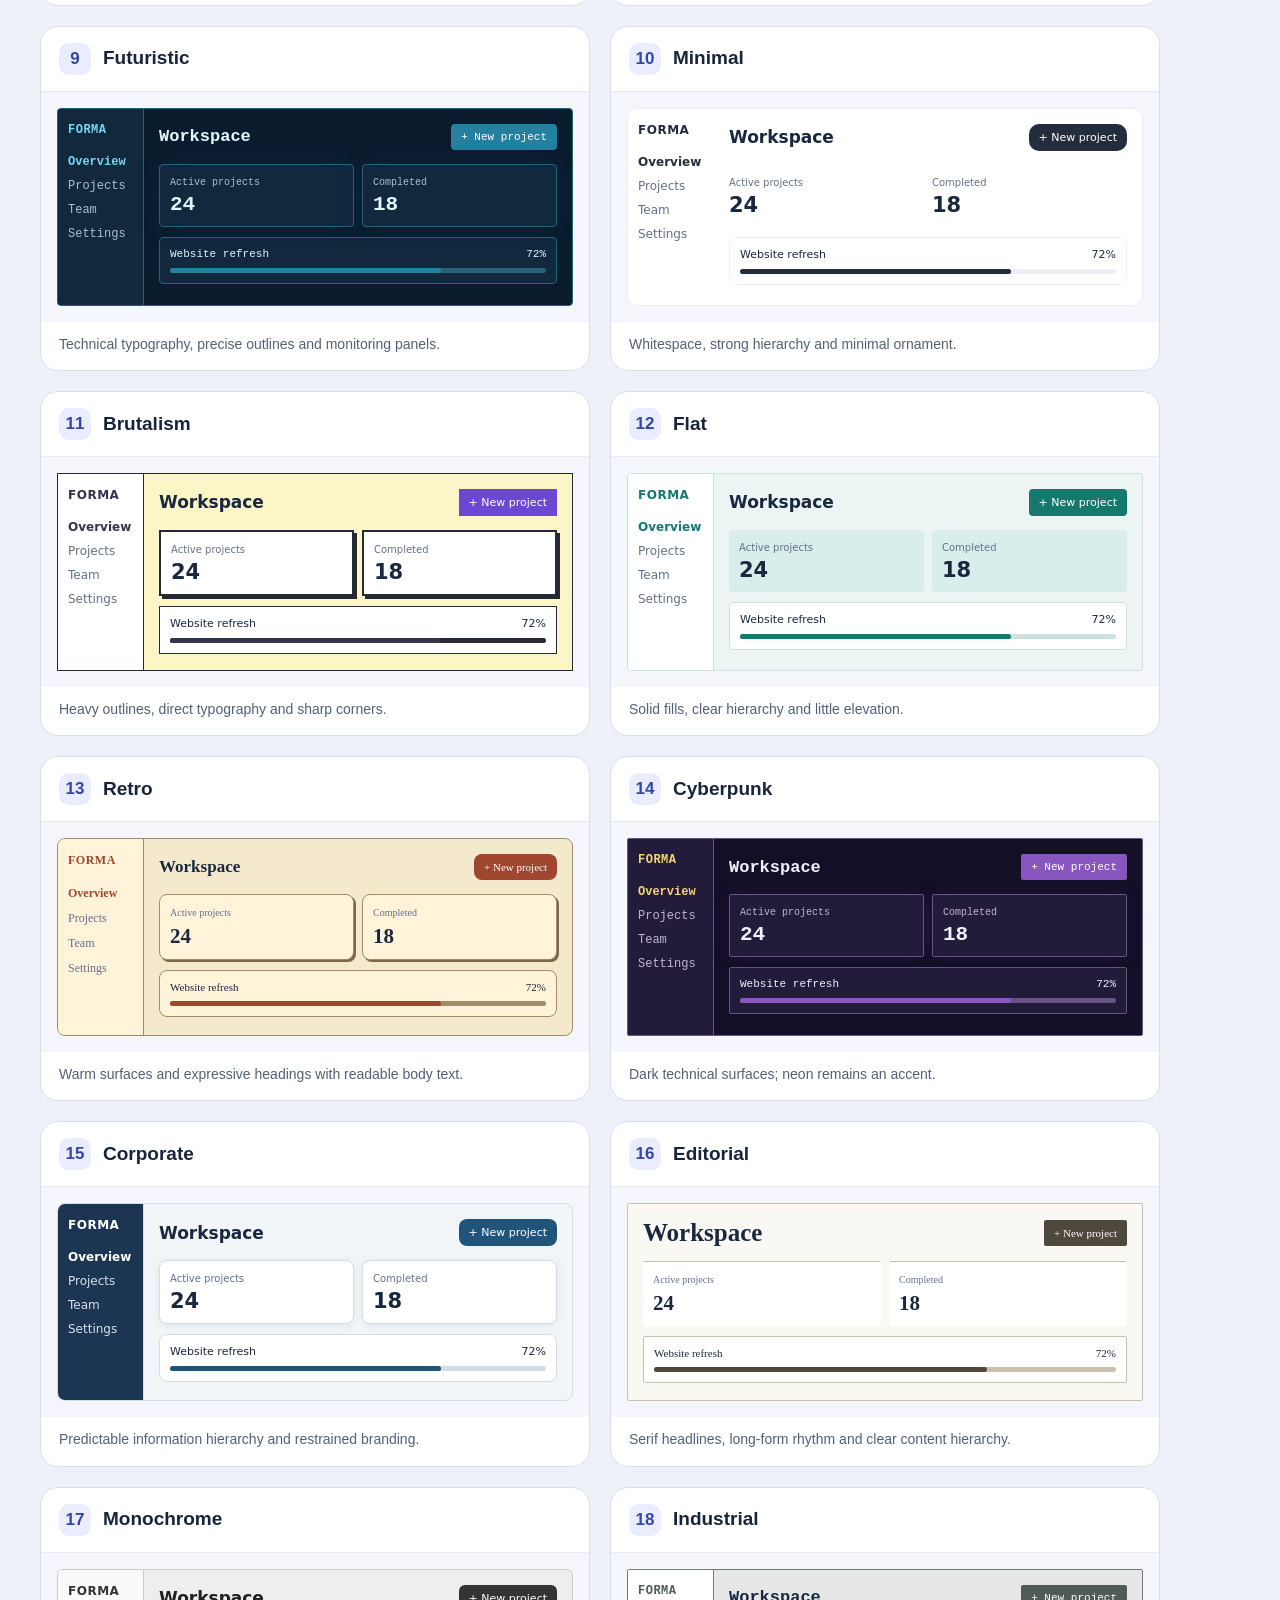
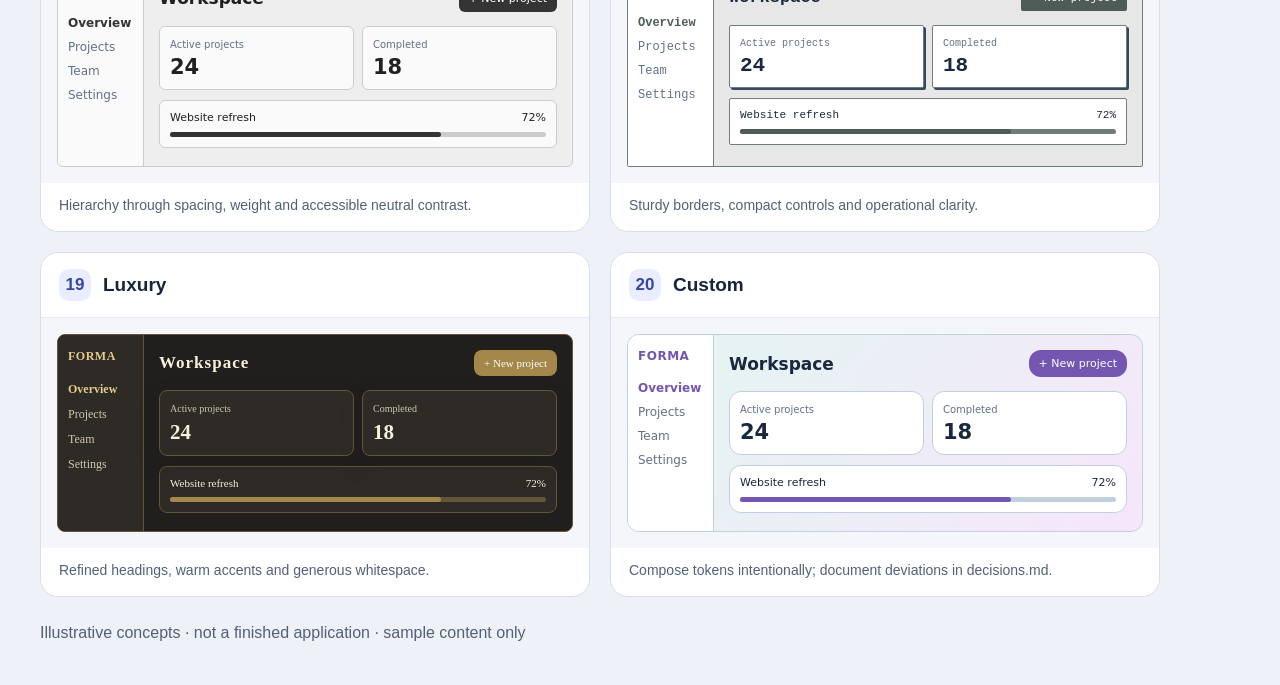
<file: assets/uiux/style-all.html>
<!doctype html>
<html lang="en"><head><meta charset="utf-8"><meta name="viewport" content="width=device-width,initial-scale=1"><title>All 20 style directions</title><style>
*{box-sizing:border-box}body{margin:0;background:#eef1f7;color:#17243b;font-family:Arial,sans-serif}
main{width:1200px;padding:40px}header{margin-bottom:26px}.eyebrow{color:#505ac6;font-size:14px;font-weight:700;letter-spacing:2px}
h1{font-size:32px;line-height:1.2;margin:10px 0}header p,footer{font-size:16px;line-height:1.5;color:#526078;margin:0}
.grid{display:grid;grid-template-columns:repeat(2,minmax(0,1fr));gap:20px}.grid.three{grid-template-columns:repeat(3,minmax(0,1fr))}
.grid.one{grid-template-columns:1fr}.option{min-width:0;background:#fff;border:1px solid #d8dfec;border-radius:18px;overflow:hidden}
.caption{padding:16px 18px;display:flex;align-items:center;gap:12px;border-bottom:1px solid #e6eaf2;min-height:65px}
.code{flex:0 0 32px;height:32px;border-radius:10px;display:grid;place-items:center;background:#e9edff;color:#3546a5;font-size:17px;font-weight:700}
h2{font-size:19px;line-height:1.3;margin:0}.detail{font-size:14px;line-height:1.45;color:#526078;padding:12px 18px 16px;min-height:48px}
.preview{height:230px;position:relative;overflow:hidden;background:#f4f6fb;padding:16px}.preview>div{height:100%}footer{margin-top:24px}
.mini{--bg:#f4f6fb;--surface:#fff;--ink:#19283f;--muted:#63718a;--accent:#4f57ce;--line:#dce2ed;--radius:10px;background:var(--bg);color:var(--ink);display:flex;border:1px solid var(--line);border-radius:var(--radius);overflow:hidden;font-size:12px}
.mini nav{width:86px;flex-shrink:0;background:var(--surface);border-right:1px solid var(--line);padding:14px 10px;display:flex;flex-direction:column;gap:10px}
.mini .brand{font-weight:700;color:var(--accent);margin-bottom:8px;letter-spacing:.5px}.mini nav span{color:var(--muted)}.mini nav .active{color:var(--accent);font-weight:700}
.mini section{flex:1;min-width:0;padding:15px}.mini .top{display:flex;justify-content:space-between;align-items:center;margin-bottom:14px;gap:8px}
.mini strong{font-size:17px}.button{display:inline-block;background:var(--accent);color:#fff;border-radius:var(--radius);padding:7px 10px;font-size:11px;white-space:nowrap}
.stats{display:grid;grid-template-columns:repeat(2,1fr);gap:8px}.stat{background:var(--surface);border:1px solid var(--line);border-radius:var(--radius);padding:10px;box-shadow:var(--shadow,none)}
.stat small{font-size:10px;color:var(--muted)}.stat b{display:block;font-size:21px;margin-top:4px}.activity{margin-top:10px;background:var(--surface);border-radius:var(--radius);border:1px solid var(--line);padding:10px}
.activity .line{display:flex;justify-content:space-between;gap:6px;font-size:11px}.activity .bar{height:5px;margin-top:8px;border-radius:3px;background:var(--line)}.activity .bar i{display:block;width:72%;height:100%;background:var(--accent);border-radius:3px}
.style-minimal{--bg:#fff;--line:#eceef3;--accent:#242d3b}.style-minimal .stat{border:0;padding-left:0}.style-minimal nav{border:0}
.style-bento{--bg:#edeefb;--accent:#5b4bc5;--radius:19px}.style-bento .stat:first-child{background:#ded8ff}.style-bento .stat:last-child{background:#e8f7d9}.style-bento .stat{border:0}.style-bento .activity{border:0}
.style-matte-glass{--bg:linear-gradient(120deg,#a9c0d7,#d6c8eb);--surface:#f8faffde;--line:#ffffffc9;--accent:#4d5c98;backdrop-filter:blur(10px)}
.style-apple-inspired{--bg:#edf0f5;--accent:#1971d4;--line:#e0e4eb}.style-apple-inspired nav{background:#e7eaf0}.style-apple-inspired .stat{border:0}
.style-material-design{--bg:#f4effc;--surface:#fffaff;--accent:#6750a4;--line:#e5dcef}.style-material-design .button{border-radius:24px}.style-material-design .stat{border:0;box-shadow:0 3px 5px #21113720}
.style-corporate{--bg:#f2f5f8;--accent:#21547a;--line:#d1dce6}.style-corporate nav{background:#1c3552}.style-corporate nav span{color:#d7e1eb}.style-corporate .brand,.style-corporate nav .active{color:#fff}
.style-futuristic{--bg:#0b1b2e;--surface:#11283d;--ink:#e0f8ff;--muted:#a3c2d4;--accent:#2580a0;--line:#28617a;font-family:Consolas,monospace}.style-futuristic .brand,.style-futuristic nav .active{color:#78d8ef}
.style-luxury{--bg:#201f1d;--surface:#2e2b26;--ink:#f8f0dd;--muted:#d1c6ae;--accent:#a4874a;--line:#625539;font-family:Georgia,serif}.style-luxury .brand,.style-luxury nav .active{color:#e6ca8e}.style-luxury strong{letter-spacing:1px}
.style-fluent-design{--bg:#e8eff6;--accent:#1768a6;--surface:#ffffffd9}.style-fluent-design nav{background:#e0eaf4}
.style-linux-inspired{--bg:#f1efec;--accent:#a64613;--line:#b9b7b2}.style-linux-inspired nav{background:#e0ddda}.style-linux-inspired .stat{padding:7px}
.style-glassmorphism{--bg:linear-gradient(130deg,#8295d2,#c6b3e6 50%,#90d4dc);--surface:#ffffffb8;--accent:#3d4a94;--line:#ffffffb0}
.style-neumorphism{--bg:#e4e9ef;--surface:#e4e9ef;--line:#c4ced9;--accent:#3f5a91}.style-neumorphism .stat{box-shadow:5px 5px 9px #bec6d0,-5px -5px 9px #fff}
.style-brutalism{--bg:#fcf5c7;--accent:#343448;--line:#252a35}.style-brutalism .stat{border:2px solid #252a35;box-shadow:3px 3px 0 #252a35}.style-brutalism .button{background:#6b48d3}
.style-flat{--bg:#edf5f4;--accent:#14796c;--line:#cbe2df}.style-flat .stat{background:#d7eeeb;border:0}
.style-retro{--bg:#f4e8cd;--surface:#fff3da;--accent:#9f462e;--line:#a28b67}.style-retro .stat{box-shadow:2px 2px 0 #7d674b}
.style-cyberpunk{--bg:#130f26;--surface:#231b3a;--ink:#f2efff;--muted:#c2b4d7;--accent:#8955bf;--line:#685486;font-family:Consolas,monospace}.style-cyberpunk .brand,.style-cyberpunk nav .active{color:#f3d673}
.style-editorial{--bg:#faf8f2;--accent:#4f483d;--line:#c9c0ae}.style-editorial nav{display:none}.style-editorial strong{font-family:Georgia,serif;font-size:25px}.style-editorial .stat{border:0;border-top:1px solid var(--line)}
.style-monochrome{--bg:#eee;--surface:#fafafa;--accent:#343434;--ink:#202020;--line:#ccc}.style-industrial{--bg:#e6e7e6;--accent:#4f5b55;--line:#717e78;font-family:Consolas,monospace}
.style-custom{--bg:linear-gradient(130deg,#e3f6f1,#f6e6fb);--accent:#7456b1;--line:#c2cfdf}
.theme-dark{--bg:#101a2b;--surface:#1c2a41;--ink:#eef3ff;--muted:#b6c3d8;--line:#354662;--accent:#566cce}
.theme-dark .brand,.theme-dark nav .active{color:#a7bdff}
.system-pair{display:flex;gap:6px}.system-pair .mini{flex:1}.system-pair nav{display:none}.system-pair .mini section{padding:10px}.system-pair .stats{grid-template-columns:1fr}.system-pair .stat:last-child,.system-pair .button{display:none}
.swatches{display:flex;height:70px!important;border-radius:8px;overflow:hidden}.swatches span{flex:1}.palette-ui{margin-top:12px;display:flex;align-items:center;justify-content:space-between;padding:18px;border-radius:10px;font-size:16px;font-weight:700}.hexes{display:flex;justify-content:space-between;font:11px Consolas,monospace;margin-top:8px}
.nav-right{flex-direction:row-reverse}.nav-right nav{border-right:0;border-left:1px solid var(--line)}.nav-top,.nav-bottom{flex-direction:column}.nav-top nav,.nav-bottom nav{flex-direction:row;width:auto;padding:10px;gap:16px;align-items:center;border:0}.nav-top nav .brand,.nav-bottom nav .brand{margin:0}.nav-bottom{flex-direction:column-reverse}.nav-bottom section,.nav-top section{padding:10px}.nav-bottom .activity,.nav-top .activity{display:none}
.nav-floating{padding:9px;gap:8px}.nav-floating nav{border:1px solid var(--line);border-radius:12px;box-shadow:0 4px 12px #26394f16}.nav-floating section{padding:6px}.mini aside{width:55px;border-left:1px solid var(--line);padding:14px 8px;background:#e9edf7;font-size:10px;line-height:2;color:#566780}
.nav-centered nav{display:none}.nav-centered section{max-width:300px;margin:auto}.nav-centered .top{justify-content:center}.nav-bento nav{display:none}.nav-bento .stats{grid-template-columns:2fr 1fr}.nav-bento .stat:first-child{background:#e5e0ff}.nav-bento .activity{width:75%;background:#e4f2e5}
.density{height:100%;background:#fff;border:1px solid #d5deea;border-radius:10px;padding:12px;overflow:hidden}.density .row{border-bottom:1px solid #e4e8f1;display:flex;align-items:center;justify-content:space-between;font-size:12px}.density .row span:last-child{font-size:10px;background:#e5f3ed;color:#22634d;padding:3px 6px;border-radius:4px}
.corner{width:83%;margin:4px auto;background:#fff;border:1px solid #cdd6e8;padding:20px;box-shadow:0 6px 18px #2537610c}.corner strong{display:block;font-size:20px;margin-bottom:10px}.corner p{font-size:13px;color:#526078}.corner .button{font-size:13px;padding:10px 14px}
.type{padding:10px 16px;background:#fff;border-radius:10px}.type small{color:#526078;font-family:Arial,sans-serif;font-size:12px;letter-spacing:2px}.type h3{font-size:32px;margin:13px 0}.type p{font-size:16px;line-height:1.5;margin:0 0 12px}.type span{font-size:14px}
.icons{display:flex;align-items:center;justify-content:space-evenly;height:100%;color:#4f57b8}.icons svg{width:56px;height:56px;overflow:visible}.icons figure{margin:0;text-align:center}.icons figcaption{font-size:12px;color:#526078;margin-top:12px}
.backdrop{display:grid;place-items:center;border-radius:12px;overflow:hidden;position:relative;background:#d9e6f5}.glass-card{z-index:2;background:#fffffff0;color:#1d2c42;padding:16px 22px;border-radius:12px;box-shadow:0 5px 20px #26324e20;max-width:80%;font-size:16px}.glass-card span{display:block;font-size:12px;color:#526078;margin-top:6px}
.bg-gradient{background:linear-gradient(120deg,#b6d8ef,#ddd2ef)}.bg-mesh{background:radial-gradient(at 10% 15%,#9fe0da,transparent 65%),radial-gradient(at 90% 20%,#f0bad4,transparent 70%),radial-gradient(at 45% 100%,#a8b9ed,transparent 65%),#f3e8f5}
.bg-svg-pattern{background-color:#e4eaf4;background-image:radial-gradient(#9baecb 1.5px,transparent 1.5px);background-size:18px 18px}
.bg-image,.bg-video{background:linear-gradient(180deg,#a3c9e3 0 48%,#799c8f 48% 65%,#3e6863 65%);isolation:isolate}.bg-image:before,.bg-video:before{content:'';position:absolute;inset:30% -10% -40%;background:#668e8a;transform:rotate(-13deg);z-index:-1}.bg-video .glass-card:after{content:'▶  Video placeholder';display:block;margin-top:10px;font-size:12px;color:#4e5d77}
.bg-animated{background:radial-gradient(ellipse at 20% 40%,#c3b4ee,transparent 60%),radial-gradient(ellipse at 85% 75%,#8bdbd3,transparent 60%),#e7e7f7}
.bg-particles{background-color:#152b46;background-image:radial-gradient(#96c2df 1px,transparent 2px),radial-gradient(#b5d9ef 2px,transparent 3px);background-size:31px 43px,67px 53px}
.bg-3d{background:repeating-conic-gradient(from 30deg,#b8c9e1 0 60deg,#dce6f5 60deg 120deg,#9eafd0 120deg 180deg);background-size:75px 130px}.bg-texture{background:repeating-linear-gradient(25deg,#e5e0d8 0 1px,#f1ede7 1px 4px)}
.story{display:flex;align-items:center;gap:12px;height:100%;padding:8px}.frame{position:relative;flex:1;height:110px;border:1px solid #d0d9e9;border-radius:12px;background:#fff;overflow:hidden}.frame small{position:absolute;bottom:8px;left:10px;color:#63718a;font-size:12px}.orb{position:absolute;top:20px;width:32px;height:32px;border-radius:10px;background:#6660c8}.arrow{color:#7d87a0;font-size:24px}.motion-label{font-size:14px;color:#526078;margin:0 10px}
.logo-preview{background:#fff;border:1px solid #d6deec;border-radius:10px;position:relative}.logo-preview .shell-top{height:43px;border-bottom:1px solid #d6deec;background:#f9faff}.logo-preview .shell-nav{position:absolute;left:0;top:43px;bottom:0;width:92px;border-right:1px solid #d6deec;background:#eef1f8;padding:16px 10px;font-size:11px;line-height:2.5;color:#607089}.logo-preview .logo{position:absolute;top:12px;display:flex;gap:5px;align-items:center;font-size:12px;font-weight:700}.logo-preview .mark{display:inline-grid;place-items:center;background:#5751bd;color:#fff;width:20px;height:20px;border-radius:6px;font-size:10px}.logo-preview .placeholder{position:absolute;top:67px;left:115px;right:20px;height:80px;background:linear-gradient(#e9edf8 0 25%,transparent 25% 43%,#f1f4fa 43%);border-radius:8px}
@media(max-width:700px){main{width:100%;padding:20px}.grid,.grid.three{grid-template-columns:1fr}}
</style></head>
<body><main><header><div class="eyebrow">APPFORGE / DESIGN CHOICES</div><h1>All 20 style directions</h1><p>Compare the labeled samples. Reply with a matching option, Auto, or Custom.</p></header>
<div class="grid "><article class="option"><div class="caption"><span class="code">1</span><h2>Apple inspired</h2></div><div class="preview"><div class="mini style-apple-inspired " style="--radius:18px;--shadow:0 12px 40px #00000012;font-family:system-ui">
    <nav><div class="brand">FORMA</div><span class="active">Overview</span><span>Projects</span><span>Team</span><span>Settings</span></nav>
    <section><div class="top"><strong>Workspace</strong><span class="button">+ New project</span></div>
    <div class="stats"><div class="stat"><small>Active projects</small><b>24</b></div><div class="stat"><small>Completed</small><b>18</b></div></div>
    <div class="activity"><div class="line"><span>Website refresh</span><span>72%</span></div><div class="bar"><i></i></div></div></section></div></div><div class="detail">System typography, generous radii, quiet layered surfaces.</div></article><article class="option"><div class="caption"><span class="code">2</span><h2>Material design</h2></div><div class="preview"><div class="mini style-material-design " style="--radius:16px;--shadow:0 3px 12px #00000018;font-family:system-ui">
    <nav><div class="brand">FORMA</div><span class="active">Overview</span><span>Projects</span><span>Team</span><span>Settings</span></nav>
    <section><div class="top"><strong>Workspace</strong><span class="button">+ New project</span></div>
    <div class="stats"><div class="stat"><small>Active projects</small><b>24</b></div><div class="stat"><small>Completed</small><b>18</b></div></div>
    <div class="activity"><div class="line"><span>Website refresh</span><span>72%</span></div><div class="bar"><i></i></div></div></section></div></div><div class="detail">Distinct elevation, legible controls, strong focus indicators.</div></article><article class="option"><div class="caption"><span class="code">3</span><h2>Fluent design</h2></div><div class="preview"><div class="mini style-fluent-design " style="--radius:8px;--shadow:0 10px 30px #00000012;font-family:system-ui">
    <nav><div class="brand">FORMA</div><span class="active">Overview</span><span>Projects</span><span>Team</span><span>Settings</span></nav>
    <section><div class="top"><strong>Workspace</strong><span class="button">+ New project</span></div>
    <div class="stats"><div class="stat"><small>Active projects</small><b>24</b></div><div class="stat"><small>Completed</small><b>18</b></div></div>
    <div class="activity"><div class="line"><span>Website refresh</span><span>72%</span></div><div class="bar"><i></i></div></div></section></div></div><div class="detail">Layered surfaces, restrained depth and familiar navigation.</div></article><article class="option"><div class="caption"><span class="code">4</span><h2>Linux inspired</h2></div><div class="preview"><div class="mini style-linux-inspired " style="--radius:6px;--shadow:none;font-family:system-ui">
    <nav><div class="brand">FORMA</div><span class="active">Overview</span><span>Projects</span><span>Team</span><span>Settings</span></nav>
    <section><div class="top"><strong>Workspace</strong><span class="button">+ New project</span></div>
    <div class="stats"><div class="stat"><small>Active projects</small><b>24</b></div><div class="stat"><small>Completed</small><b>18</b></div></div>
    <div class="activity"><div class="line"><span>Website refresh</span><span>72%</span></div><div class="bar"><i></i></div></div></section></div></div><div class="detail">Functional controls and dense, direct navigation.</div></article><article class="option"><div class="caption"><span class="code">5</span><h2>Glassmorphism</h2></div><div class="preview"><div class="mini style-glassmorphism " style="--radius:20px;--shadow:0 20px 50px #00000014;font-family:system-ui">
    <nav><div class="brand">FORMA</div><span class="active">Overview</span><span>Projects</span><span>Team</span><span>Settings</span></nav>
    <section><div class="top"><strong>Workspace</strong><span class="button">+ New project</span></div>
    <div class="stats"><div class="stat"><small>Active projects</small><b>24</b></div><div class="stat"><small>Completed</small><b>18</b></div></div>
    <div class="activity"><div class="line"><span>Website refresh</span><span>72%</span></div><div class="bar"><i></i></div></div></section></div></div><div class="detail">Translucent panels; maintain opaque fallback and text contrast.</div></article><article class="option"><div class="caption"><span class="code">6</span><h2>Matte glass</h2></div><div class="preview"><div class="mini style-matte-glass " style="--radius:14px;--shadow:0 8px 32px #00000010;font-family:system-ui">
    <nav><div class="brand">FORMA</div><span class="active">Overview</span><span>Projects</span><span>Team</span><span>Settings</span></nav>
    <section><div class="top"><strong>Workspace</strong><span class="button">+ New project</span></div>
    <div class="stats"><div class="stat"><small>Active projects</small><b>24</b></div><div class="stat"><small>Completed</small><b>18</b></div></div>
    <div class="activity"><div class="line"><span>Website refresh</span><span>72%</span></div><div class="bar"><i></i></div></div></section></div></div><div class="detail">Frosted surfaces with readable solid content areas.</div></article><article class="option"><div class="caption"><span class="code">7</span><h2>Neumorphism</h2></div><div class="preview"><div class="mini style-neumorphism " style="--radius:20px;--shadow:6px 6px 18px #00000012;font-family:system-ui">
    <nav><div class="brand">FORMA</div><span class="active">Overview</span><span>Projects</span><span>Team</span><span>Settings</span></nav>
    <section><div class="top"><strong>Workspace</strong><span class="button">+ New project</span></div>
    <div class="stats"><div class="stat"><small>Active projects</small><b>24</b></div><div class="stat"><small>Completed</small><b>18</b></div></div>
    <div class="activity"><div class="line"><span>Website refresh</span><span>72%</span></div><div class="bar"><i></i></div></div></section></div></div><div class="detail">Soft depth; input boundaries remain visible without shadows.</div></article><article class="option"><div class="caption"><span class="code">8</span><h2>Bento</h2></div><div class="preview"><div class="mini style-bento " style="--radius:22px;--shadow:none;font-family:system-ui">
    <nav><div class="brand">FORMA</div><span class="active">Overview</span><span>Projects</span><span>Team</span><span>Settings</span></nav>
    <section><div class="top"><strong>Workspace</strong><span class="button">+ New project</span></div>
    <div class="stats"><div class="stat"><small>Active projects</small><b>24</b></div><div class="stat"><small>Completed</small><b>18</b></div></div>
    <div class="activity"><div class="line"><span>Website refresh</span><span>72%</span></div><div class="bar"><i></i></div></div></section></div></div><div class="detail">Modular grids with a consistent spacing rhythm.</div></article><article class="option"><div class="caption"><span class="code">9</span><h2>Futuristic</h2></div><div class="preview"><div class="mini style-futuristic " style="--radius:4px;--shadow:0 0 24px #325D9120;font-family:monospace">
    <nav><div class="brand">FORMA</div><span class="active">Overview</span><span>Projects</span><span>Team</span><span>Settings</span></nav>
    <section><div class="top"><strong>Workspace</strong><span class="button">+ New project</span></div>
    <div class="stats"><div class="stat"><small>Active projects</small><b>24</b></div><div class="stat"><small>Completed</small><b>18</b></div></div>
    <div class="activity"><div class="line"><span>Website refresh</span><span>72%</span></div><div class="bar"><i></i></div></div></section></div></div><div class="detail">Technical typography, precise outlines and monitoring panels.</div></article><article class="option"><div class="caption"><span class="code">10</span><h2>Minimal</h2></div><div class="preview"><div class="mini style-minimal " style="--radius:10px;--shadow:none;font-family:system-ui">
    <nav><div class="brand">FORMA</div><span class="active">Overview</span><span>Projects</span><span>Team</span><span>Settings</span></nav>
    <section><div class="top"><strong>Workspace</strong><span class="button">+ New project</span></div>
    <div class="stats"><div class="stat"><small>Active projects</small><b>24</b></div><div class="stat"><small>Completed</small><b>18</b></div></div>
    <div class="activity"><div class="line"><span>Website refresh</span><span>72%</span></div><div class="bar"><i></i></div></div></section></div></div><div class="detail">Whitespace, strong hierarchy and minimal ornament.</div></article><article class="option"><div class="caption"><span class="code">11</span><h2>Brutalism</h2></div><div class="preview"><div class="mini style-brutalism " style="--radius:0px;--shadow:4px 4px 0 #172B46;font-family:system-ui">
    <nav><div class="brand">FORMA</div><span class="active">Overview</span><span>Projects</span><span>Team</span><span>Settings</span></nav>
    <section><div class="top"><strong>Workspace</strong><span class="button">+ New project</span></div>
    <div class="stats"><div class="stat"><small>Active projects</small><b>24</b></div><div class="stat"><small>Completed</small><b>18</b></div></div>
    <div class="activity"><div class="line"><span>Website refresh</span><span>72%</span></div><div class="bar"><i></i></div></div></section></div></div><div class="detail">Heavy outlines, direct typography and sharp corners.</div></article><article class="option"><div class="caption"><span class="code">12</span><h2>Flat</h2></div><div class="preview"><div class="mini style-flat " style="--radius:4px;--shadow:none;font-family:system-ui">
    <nav><div class="brand">FORMA</div><span class="active">Overview</span><span>Projects</span><span>Team</span><span>Settings</span></nav>
    <section><div class="top"><strong>Workspace</strong><span class="button">+ New project</span></div>
    <div class="stats"><div class="stat"><small>Active projects</small><b>24</b></div><div class="stat"><small>Completed</small><b>18</b></div></div>
    <div class="activity"><div class="line"><span>Website refresh</span><span>72%</span></div><div class="bar"><i></i></div></div></section></div></div><div class="detail">Solid fills, clear hierarchy and little elevation.</div></article><article class="option"><div class="caption"><span class="code">13</span><h2>Retro</h2></div><div class="preview"><div class="mini style-retro " style="--radius:8px;--shadow:3px 3px 0 #35312B;font-family:serif">
    <nav><div class="brand">FORMA</div><span class="active">Overview</span><span>Projects</span><span>Team</span><span>Settings</span></nav>
    <section><div class="top"><strong>Workspace</strong><span class="button">+ New project</span></div>
    <div class="stats"><div class="stat"><small>Active projects</small><b>24</b></div><div class="stat"><small>Completed</small><b>18</b></div></div>
    <div class="activity"><div class="line"><span>Website refresh</span><span>72%</span></div><div class="bar"><i></i></div></div></section></div></div><div class="detail">Warm surfaces and expressive headings with readable body text.</div></article><article class="option"><div class="caption"><span class="code">14</span><h2>Cyberpunk</h2></div><div class="preview"><div class="mini style-cyberpunk " style="--radius:2px;--shadow:0 0 20px #7442C820;font-family:monospace">
    <nav><div class="brand">FORMA</div><span class="active">Overview</span><span>Projects</span><span>Team</span><span>Settings</span></nav>
    <section><div class="top"><strong>Workspace</strong><span class="button">+ New project</span></div>
    <div class="stats"><div class="stat"><small>Active projects</small><b>24</b></div><div class="stat"><small>Completed</small><b>18</b></div></div>
    <div class="activity"><div class="line"><span>Website refresh</span><span>72%</span></div><div class="bar"><i></i></div></div></section></div></div><div class="detail">Dark technical surfaces; neon remains an accent.</div></article><article class="option"><div class="caption"><span class="code">15</span><h2>Corporate</h2></div><div class="preview"><div class="mini style-corporate " style="--radius:8px;--shadow:0 2px 8px #00000010;font-family:system-ui">
    <nav><div class="brand">FORMA</div><span class="active">Overview</span><span>Projects</span><span>Team</span><span>Settings</span></nav>
    <section><div class="top"><strong>Workspace</strong><span class="button">+ New project</span></div>
    <div class="stats"><div class="stat"><small>Active projects</small><b>24</b></div><div class="stat"><small>Completed</small><b>18</b></div></div>
    <div class="activity"><div class="line"><span>Website refresh</span><span>72%</span></div><div class="bar"><i></i></div></div></section></div></div><div class="detail">Predictable information hierarchy and restrained branding.</div></article><article class="option"><div class="caption"><span class="code">16</span><h2>Editorial</h2></div><div class="preview"><div class="mini style-editorial " style="--radius:2px;--shadow:none;font-family:serif">
    <nav><div class="brand">FORMA</div><span class="active">Overview</span><span>Projects</span><span>Team</span><span>Settings</span></nav>
    <section><div class="top"><strong>Workspace</strong><span class="button">+ New project</span></div>
    <div class="stats"><div class="stat"><small>Active projects</small><b>24</b></div><div class="stat"><small>Completed</small><b>18</b></div></div>
    <div class="activity"><div class="line"><span>Website refresh</span><span>72%</span></div><div class="bar"><i></i></div></div></section></div></div><div class="detail">Serif headlines, long-form rhythm and clear content hierarchy.</div></article><article class="option"><div class="caption"><span class="code">17</span><h2>Monochrome</h2></div><div class="preview"><div class="mini style-monochrome " style="--radius:6px;--shadow:none;font-family:system-ui">
    <nav><div class="brand">FORMA</div><span class="active">Overview</span><span>Projects</span><span>Team</span><span>Settings</span></nav>
    <section><div class="top"><strong>Workspace</strong><span class="button">+ New project</span></div>
    <div class="stats"><div class="stat"><small>Active projects</small><b>24</b></div><div class="stat"><small>Completed</small><b>18</b></div></div>
    <div class="activity"><div class="line"><span>Website refresh</span><span>72%</span></div><div class="bar"><i></i></div></div></section></div></div><div class="detail">Hierarchy through spacing, weight and accessible neutral contrast.</div></article><article class="option"><div class="caption"><span class="code">18</span><h2>Industrial</h2></div><div class="preview"><div class="mini style-industrial " style="--radius:2px;--shadow:2px 2px 0 #34495E;font-family:monospace">
    <nav><div class="brand">FORMA</div><span class="active">Overview</span><span>Projects</span><span>Team</span><span>Settings</span></nav>
    <section><div class="top"><strong>Workspace</strong><span class="button">+ New project</span></div>
    <div class="stats"><div class="stat"><small>Active projects</small><b>24</b></div><div class="stat"><small>Completed</small><b>18</b></div></div>
    <div class="activity"><div class="line"><span>Website refresh</span><span>72%</span></div><div class="bar"><i></i></div></div></section></div></div><div class="detail">Sturdy borders, compact controls and operational clarity.</div></article><article class="option"><div class="caption"><span class="code">19</span><h2>Luxury</h2></div><div class="preview"><div class="mini style-luxury " style="--radius:8px;--shadow:0 10px 32px #00000010;font-family:serif">
    <nav><div class="brand">FORMA</div><span class="active">Overview</span><span>Projects</span><span>Team</span><span>Settings</span></nav>
    <section><div class="top"><strong>Workspace</strong><span class="button">+ New project</span></div>
    <div class="stats"><div class="stat"><small>Active projects</small><b>24</b></div><div class="stat"><small>Completed</small><b>18</b></div></div>
    <div class="activity"><div class="line"><span>Website refresh</span><span>72%</span></div><div class="bar"><i></i></div></div></section></div></div><div class="detail">Refined headings, warm accents and generous whitespace.</div></article><article class="option"><div class="caption"><span class="code">20</span><h2>Custom</h2></div><div class="preview"><div class="mini style-custom " style="--radius:12px;--shadow:none;font-family:system-ui">
    <nav><div class="brand">FORMA</div><span class="active">Overview</span><span>Projects</span><span>Team</span><span>Settings</span></nav>
    <section><div class="top"><strong>Workspace</strong><span class="button">+ New project</span></div>
    <div class="stats"><div class="stat"><small>Active projects</small><b>24</b></div><div class="stat"><small>Completed</small><b>18</b></div></div>
    <div class="activity"><div class="line"><span>Website refresh</span><span>72%</span></div><div class="bar"><i></i></div></div></section></div></div><div class="detail">Compose tokens intentionally; document deviations in decisions.md.</div></article></div><footer>Illustrative concepts · not a finished application · sample content only</footer></main></body></html>
</file>
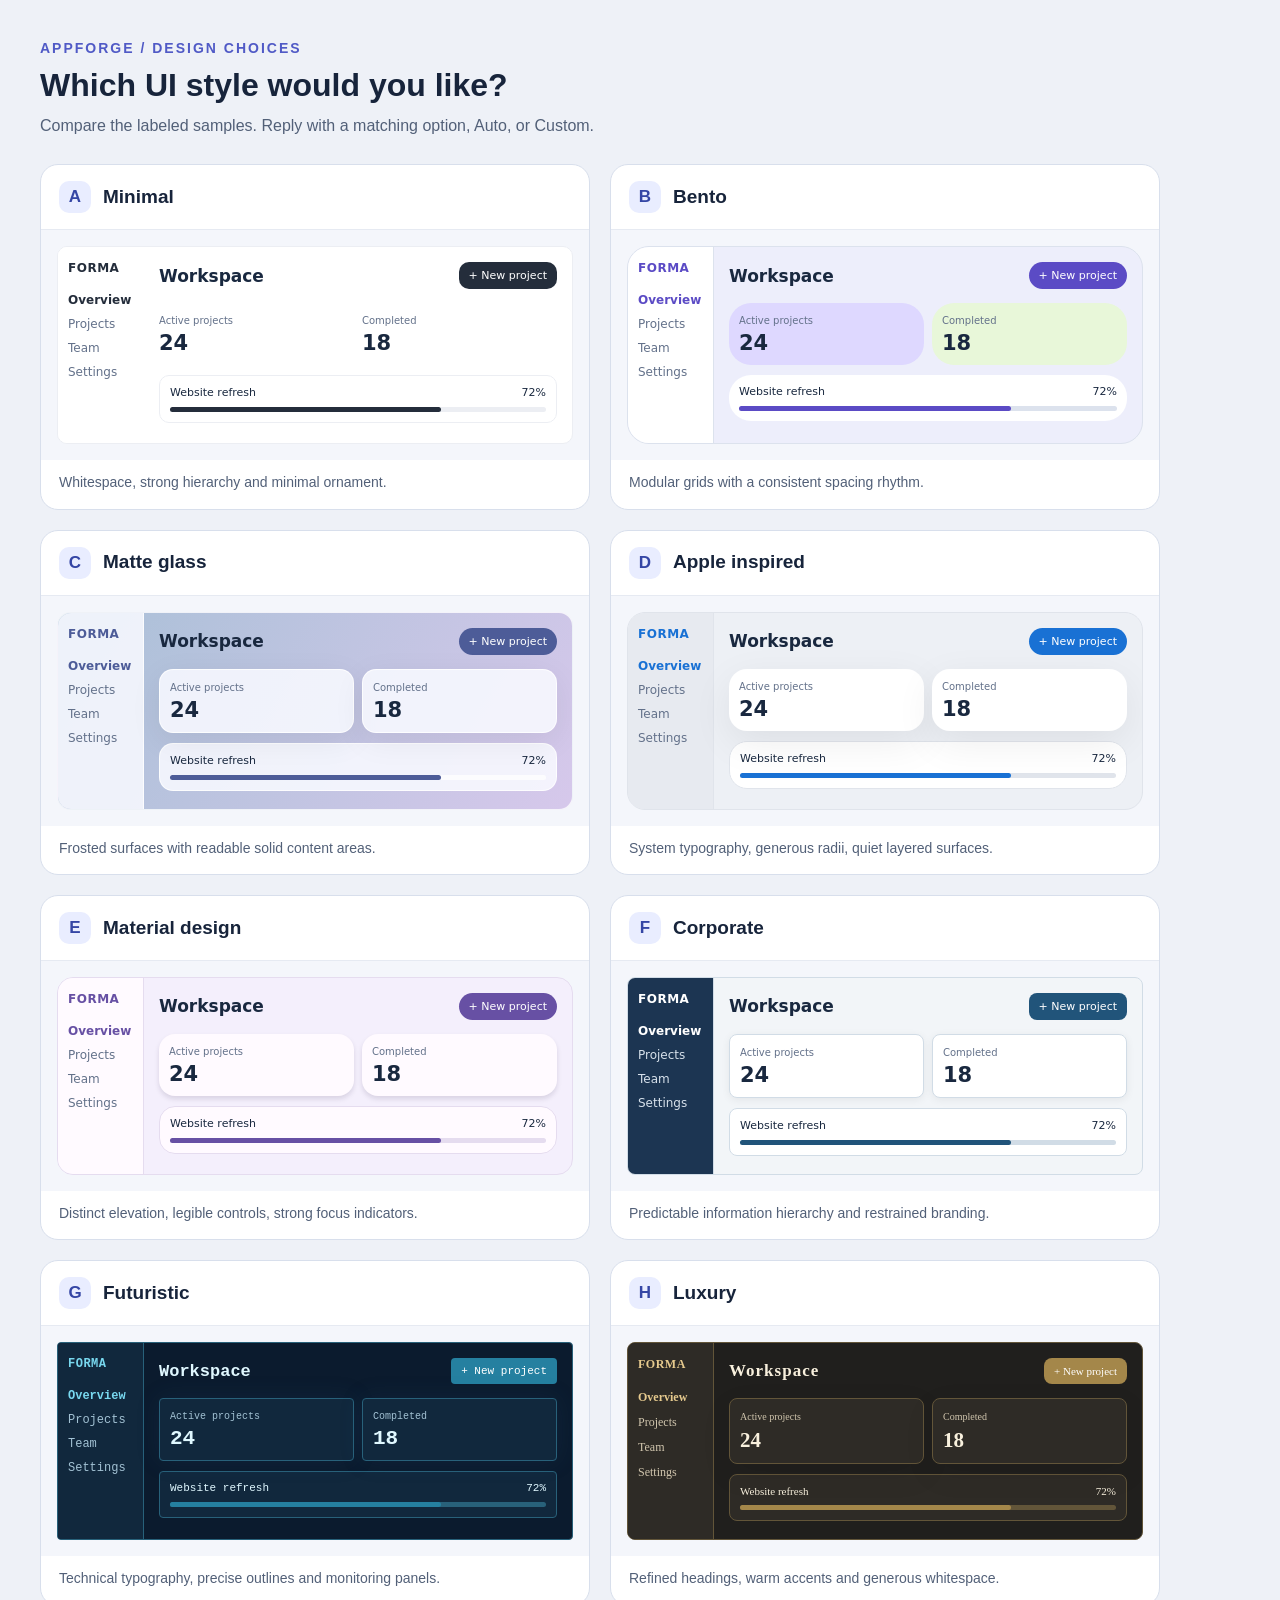
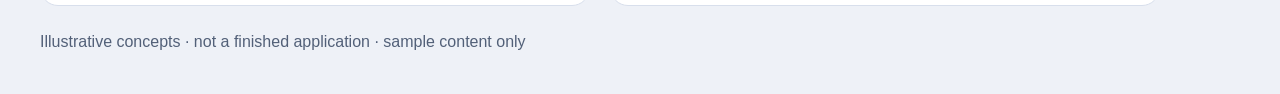
<file: assets/uiux/style.html>
<!doctype html>
<html lang="en"><head><meta charset="utf-8"><meta name="viewport" content="width=device-width,initial-scale=1"><title>Which UI style would you like?</title><style>
*{box-sizing:border-box}body{margin:0;background:#eef1f7;color:#17243b;font-family:Arial,sans-serif}
main{width:1200px;padding:40px}header{margin-bottom:26px}.eyebrow{color:#505ac6;font-size:14px;font-weight:700;letter-spacing:2px}
h1{font-size:32px;line-height:1.2;margin:10px 0}header p,footer{font-size:16px;line-height:1.5;color:#526078;margin:0}
.grid{display:grid;grid-template-columns:repeat(2,minmax(0,1fr));gap:20px}.grid.three{grid-template-columns:repeat(3,minmax(0,1fr))}
.grid.one{grid-template-columns:1fr}.option{min-width:0;background:#fff;border:1px solid #d8dfec;border-radius:18px;overflow:hidden}
.caption{padding:16px 18px;display:flex;align-items:center;gap:12px;border-bottom:1px solid #e6eaf2;min-height:65px}
.code{flex:0 0 32px;height:32px;border-radius:10px;display:grid;place-items:center;background:#e9edff;color:#3546a5;font-size:17px;font-weight:700}
h2{font-size:19px;line-height:1.3;margin:0}.detail{font-size:14px;line-height:1.45;color:#526078;padding:12px 18px 16px;min-height:48px}
.preview{height:230px;position:relative;overflow:hidden;background:#f4f6fb;padding:16px}.preview>div{height:100%}footer{margin-top:24px}
.mini{--bg:#f4f6fb;--surface:#fff;--ink:#19283f;--muted:#63718a;--accent:#4f57ce;--line:#dce2ed;--radius:10px;background:var(--bg);color:var(--ink);display:flex;border:1px solid var(--line);border-radius:var(--radius);overflow:hidden;font-size:12px}
.mini nav{width:86px;flex-shrink:0;background:var(--surface);border-right:1px solid var(--line);padding:14px 10px;display:flex;flex-direction:column;gap:10px}
.mini .brand{font-weight:700;color:var(--accent);margin-bottom:8px;letter-spacing:.5px}.mini nav span{color:var(--muted)}.mini nav .active{color:var(--accent);font-weight:700}
.mini section{flex:1;min-width:0;padding:15px}.mini .top{display:flex;justify-content:space-between;align-items:center;margin-bottom:14px;gap:8px}
.mini strong{font-size:17px}.button{display:inline-block;background:var(--accent);color:#fff;border-radius:var(--radius);padding:7px 10px;font-size:11px;white-space:nowrap}
.stats{display:grid;grid-template-columns:repeat(2,1fr);gap:8px}.stat{background:var(--surface);border:1px solid var(--line);border-radius:var(--radius);padding:10px;box-shadow:var(--shadow,none)}
.stat small{font-size:10px;color:var(--muted)}.stat b{display:block;font-size:21px;margin-top:4px}.activity{margin-top:10px;background:var(--surface);border-radius:var(--radius);border:1px solid var(--line);padding:10px}
.activity .line{display:flex;justify-content:space-between;gap:6px;font-size:11px}.activity .bar{height:5px;margin-top:8px;border-radius:3px;background:var(--line)}.activity .bar i{display:block;width:72%;height:100%;background:var(--accent);border-radius:3px}
.style-minimal{--bg:#fff;--line:#eceef3;--accent:#242d3b}.style-minimal .stat{border:0;padding-left:0}.style-minimal nav{border:0}
.style-bento{--bg:#edeefb;--accent:#5b4bc5;--radius:19px}.style-bento .stat:first-child{background:#ded8ff}.style-bento .stat:last-child{background:#e8f7d9}.style-bento .stat{border:0}.style-bento .activity{border:0}
.style-matte-glass{--bg:linear-gradient(120deg,#a9c0d7,#d6c8eb);--surface:#f8faffde;--line:#ffffffc9;--accent:#4d5c98;backdrop-filter:blur(10px)}
.style-apple-inspired{--bg:#edf0f5;--accent:#1971d4;--line:#e0e4eb}.style-apple-inspired nav{background:#e7eaf0}.style-apple-inspired .stat{border:0}
.style-material-design{--bg:#f4effc;--surface:#fffaff;--accent:#6750a4;--line:#e5dcef}.style-material-design .button{border-radius:24px}.style-material-design .stat{border:0;box-shadow:0 3px 5px #21113720}
.style-corporate{--bg:#f2f5f8;--accent:#21547a;--line:#d1dce6}.style-corporate nav{background:#1c3552}.style-corporate nav span{color:#d7e1eb}.style-corporate .brand,.style-corporate nav .active{color:#fff}
.style-futuristic{--bg:#0b1b2e;--surface:#11283d;--ink:#e0f8ff;--muted:#a3c2d4;--accent:#2580a0;--line:#28617a;font-family:Consolas,monospace}.style-futuristic .brand,.style-futuristic nav .active{color:#78d8ef}
.style-luxury{--bg:#201f1d;--surface:#2e2b26;--ink:#f8f0dd;--muted:#d1c6ae;--accent:#a4874a;--line:#625539;font-family:Georgia,serif}.style-luxury .brand,.style-luxury nav .active{color:#e6ca8e}.style-luxury strong{letter-spacing:1px}
.style-fluent-design{--bg:#e8eff6;--accent:#1768a6;--surface:#ffffffd9}.style-fluent-design nav{background:#e0eaf4}
.style-linux-inspired{--bg:#f1efec;--accent:#a64613;--line:#b9b7b2}.style-linux-inspired nav{background:#e0ddda}.style-linux-inspired .stat{padding:7px}
.style-glassmorphism{--bg:linear-gradient(130deg,#8295d2,#c6b3e6 50%,#90d4dc);--surface:#ffffffb8;--accent:#3d4a94;--line:#ffffffb0}
.style-neumorphism{--bg:#e4e9ef;--surface:#e4e9ef;--line:#c4ced9;--accent:#3f5a91}.style-neumorphism .stat{box-shadow:5px 5px 9px #bec6d0,-5px -5px 9px #fff}
.style-brutalism{--bg:#fcf5c7;--accent:#343448;--line:#252a35}.style-brutalism .stat{border:2px solid #252a35;box-shadow:3px 3px 0 #252a35}.style-brutalism .button{background:#6b48d3}
.style-flat{--bg:#edf5f4;--accent:#14796c;--line:#cbe2df}.style-flat .stat{background:#d7eeeb;border:0}
.style-retro{--bg:#f4e8cd;--surface:#fff3da;--accent:#9f462e;--line:#a28b67}.style-retro .stat{box-shadow:2px 2px 0 #7d674b}
.style-cyberpunk{--bg:#130f26;--surface:#231b3a;--ink:#f2efff;--muted:#c2b4d7;--accent:#8955bf;--line:#685486;font-family:Consolas,monospace}.style-cyberpunk .brand,.style-cyberpunk nav .active{color:#f3d673}
.style-editorial{--bg:#faf8f2;--accent:#4f483d;--line:#c9c0ae}.style-editorial nav{display:none}.style-editorial strong{font-family:Georgia,serif;font-size:25px}.style-editorial .stat{border:0;border-top:1px solid var(--line)}
.style-monochrome{--bg:#eee;--surface:#fafafa;--accent:#343434;--ink:#202020;--line:#ccc}.style-industrial{--bg:#e6e7e6;--accent:#4f5b55;--line:#717e78;font-family:Consolas,monospace}
.style-custom{--bg:linear-gradient(130deg,#e3f6f1,#f6e6fb);--accent:#7456b1;--line:#c2cfdf}
.theme-dark{--bg:#101a2b;--surface:#1c2a41;--ink:#eef3ff;--muted:#b6c3d8;--line:#354662;--accent:#566cce}
.theme-dark .brand,.theme-dark nav .active{color:#a7bdff}
.system-pair{display:flex;gap:6px}.system-pair .mini{flex:1}.system-pair nav{display:none}.system-pair .mini section{padding:10px}.system-pair .stats{grid-template-columns:1fr}.system-pair .stat:last-child,.system-pair .button{display:none}
.swatches{display:flex;height:70px!important;border-radius:8px;overflow:hidden}.swatches span{flex:1}.palette-ui{margin-top:12px;display:flex;align-items:center;justify-content:space-between;padding:18px;border-radius:10px;font-size:16px;font-weight:700}.hexes{display:flex;justify-content:space-between;font:11px Consolas,monospace;margin-top:8px}
.nav-right{flex-direction:row-reverse}.nav-right nav{border-right:0;border-left:1px solid var(--line)}.nav-top,.nav-bottom{flex-direction:column}.nav-top nav,.nav-bottom nav{flex-direction:row;width:auto;padding:10px;gap:16px;align-items:center;border:0}.nav-top nav .brand,.nav-bottom nav .brand{margin:0}.nav-bottom{flex-direction:column-reverse}.nav-bottom section,.nav-top section{padding:10px}.nav-bottom .activity,.nav-top .activity{display:none}
.nav-floating{padding:9px;gap:8px}.nav-floating nav{border:1px solid var(--line);border-radius:12px;box-shadow:0 4px 12px #26394f16}.nav-floating section{padding:6px}.mini aside{width:55px;border-left:1px solid var(--line);padding:14px 8px;background:#e9edf7;font-size:10px;line-height:2;color:#566780}
.nav-centered nav{display:none}.nav-centered section{max-width:300px;margin:auto}.nav-centered .top{justify-content:center}.nav-bento nav{display:none}.nav-bento .stats{grid-template-columns:2fr 1fr}.nav-bento .stat:first-child{background:#e5e0ff}.nav-bento .activity{width:75%;background:#e4f2e5}
.density{height:100%;background:#fff;border:1px solid #d5deea;border-radius:10px;padding:12px;overflow:hidden}.density .row{border-bottom:1px solid #e4e8f1;display:flex;align-items:center;justify-content:space-between;font-size:12px}.density .row span:last-child{font-size:10px;background:#e5f3ed;color:#22634d;padding:3px 6px;border-radius:4px}
.corner{width:83%;margin:4px auto;background:#fff;border:1px solid #cdd6e8;padding:20px;box-shadow:0 6px 18px #2537610c}.corner strong{display:block;font-size:20px;margin-bottom:10px}.corner p{font-size:13px;color:#526078}.corner .button{font-size:13px;padding:10px 14px}
.type{padding:10px 16px;background:#fff;border-radius:10px}.type small{color:#526078;font-family:Arial,sans-serif;font-size:12px;letter-spacing:2px}.type h3{font-size:32px;margin:13px 0}.type p{font-size:16px;line-height:1.5;margin:0 0 12px}.type span{font-size:14px}
.icons{display:flex;align-items:center;justify-content:space-evenly;height:100%;color:#4f57b8}.icons svg{width:56px;height:56px;overflow:visible}.icons figure{margin:0;text-align:center}.icons figcaption{font-size:12px;color:#526078;margin-top:12px}
.backdrop{display:grid;place-items:center;border-radius:12px;overflow:hidden;position:relative;background:#d9e6f5}.glass-card{z-index:2;background:#fffffff0;color:#1d2c42;padding:16px 22px;border-radius:12px;box-shadow:0 5px 20px #26324e20;max-width:80%;font-size:16px}.glass-card span{display:block;font-size:12px;color:#526078;margin-top:6px}
.bg-gradient{background:linear-gradient(120deg,#b6d8ef,#ddd2ef)}.bg-mesh{background:radial-gradient(at 10% 15%,#9fe0da,transparent 65%),radial-gradient(at 90% 20%,#f0bad4,transparent 70%),radial-gradient(at 45% 100%,#a8b9ed,transparent 65%),#f3e8f5}
.bg-svg-pattern{background-color:#e4eaf4;background-image:radial-gradient(#9baecb 1.5px,transparent 1.5px);background-size:18px 18px}
.bg-image,.bg-video{background:linear-gradient(180deg,#a3c9e3 0 48%,#799c8f 48% 65%,#3e6863 65%);isolation:isolate}.bg-image:before,.bg-video:before{content:'';position:absolute;inset:30% -10% -40%;background:#668e8a;transform:rotate(-13deg);z-index:-1}.bg-video .glass-card:after{content:'▶  Video placeholder';display:block;margin-top:10px;font-size:12px;color:#4e5d77}
.bg-animated{background:radial-gradient(ellipse at 20% 40%,#c3b4ee,transparent 60%),radial-gradient(ellipse at 85% 75%,#8bdbd3,transparent 60%),#e7e7f7}
.bg-particles{background-color:#152b46;background-image:radial-gradient(#96c2df 1px,transparent 2px),radial-gradient(#b5d9ef 2px,transparent 3px);background-size:31px 43px,67px 53px}
.bg-3d{background:repeating-conic-gradient(from 30deg,#b8c9e1 0 60deg,#dce6f5 60deg 120deg,#9eafd0 120deg 180deg);background-size:75px 130px}.bg-texture{background:repeating-linear-gradient(25deg,#e5e0d8 0 1px,#f1ede7 1px 4px)}
.story{display:flex;align-items:center;gap:12px;height:100%;padding:8px}.frame{position:relative;flex:1;height:110px;border:1px solid #d0d9e9;border-radius:12px;background:#fff;overflow:hidden}.frame small{position:absolute;bottom:8px;left:10px;color:#63718a;font-size:12px}.orb{position:absolute;top:20px;width:32px;height:32px;border-radius:10px;background:#6660c8}.arrow{color:#7d87a0;font-size:24px}.motion-label{font-size:14px;color:#526078;margin:0 10px}
.logo-preview{background:#fff;border:1px solid #d6deec;border-radius:10px;position:relative}.logo-preview .shell-top{height:43px;border-bottom:1px solid #d6deec;background:#f9faff}.logo-preview .shell-nav{position:absolute;left:0;top:43px;bottom:0;width:92px;border-right:1px solid #d6deec;background:#eef1f8;padding:16px 10px;font-size:11px;line-height:2.5;color:#607089}.logo-preview .logo{position:absolute;top:12px;display:flex;gap:5px;align-items:center;font-size:12px;font-weight:700}.logo-preview .mark{display:inline-grid;place-items:center;background:#5751bd;color:#fff;width:20px;height:20px;border-radius:6px;font-size:10px}.logo-preview .placeholder{position:absolute;top:67px;left:115px;right:20px;height:80px;background:linear-gradient(#e9edf8 0 25%,transparent 25% 43%,#f1f4fa 43%);border-radius:8px}
@media(max-width:700px){main{width:100%;padding:20px}.grid,.grid.three{grid-template-columns:1fr}}
</style></head>
<body><main><header><div class="eyebrow">APPFORGE / DESIGN CHOICES</div><h1>Which UI style would you like?</h1><p>Compare the labeled samples. Reply with a matching option, Auto, or Custom.</p></header>
<div class="grid "><article class="option"><div class="caption"><span class="code">A</span><h2>Minimal</h2></div><div class="preview"><div class="mini style-minimal " style="--radius:10px;--shadow:none;font-family:system-ui">
    <nav><div class="brand">FORMA</div><span class="active">Overview</span><span>Projects</span><span>Team</span><span>Settings</span></nav>
    <section><div class="top"><strong>Workspace</strong><span class="button">+ New project</span></div>
    <div class="stats"><div class="stat"><small>Active projects</small><b>24</b></div><div class="stat"><small>Completed</small><b>18</b></div></div>
    <div class="activity"><div class="line"><span>Website refresh</span><span>72%</span></div><div class="bar"><i></i></div></div></section></div></div><div class="detail">Whitespace, strong hierarchy and minimal ornament.</div></article><article class="option"><div class="caption"><span class="code">B</span><h2>Bento</h2></div><div class="preview"><div class="mini style-bento " style="--radius:22px;--shadow:none;font-family:system-ui">
    <nav><div class="brand">FORMA</div><span class="active">Overview</span><span>Projects</span><span>Team</span><span>Settings</span></nav>
    <section><div class="top"><strong>Workspace</strong><span class="button">+ New project</span></div>
    <div class="stats"><div class="stat"><small>Active projects</small><b>24</b></div><div class="stat"><small>Completed</small><b>18</b></div></div>
    <div class="activity"><div class="line"><span>Website refresh</span><span>72%</span></div><div class="bar"><i></i></div></div></section></div></div><div class="detail">Modular grids with a consistent spacing rhythm.</div></article><article class="option"><div class="caption"><span class="code">C</span><h2>Matte glass</h2></div><div class="preview"><div class="mini style-matte-glass " style="--radius:14px;--shadow:0 8px 32px #00000010;font-family:system-ui">
    <nav><div class="brand">FORMA</div><span class="active">Overview</span><span>Projects</span><span>Team</span><span>Settings</span></nav>
    <section><div class="top"><strong>Workspace</strong><span class="button">+ New project</span></div>
    <div class="stats"><div class="stat"><small>Active projects</small><b>24</b></div><div class="stat"><small>Completed</small><b>18</b></div></div>
    <div class="activity"><div class="line"><span>Website refresh</span><span>72%</span></div><div class="bar"><i></i></div></div></section></div></div><div class="detail">Frosted surfaces with readable solid content areas.</div></article><article class="option"><div class="caption"><span class="code">D</span><h2>Apple inspired</h2></div><div class="preview"><div class="mini style-apple-inspired " style="--radius:18px;--shadow:0 12px 40px #00000012;font-family:system-ui">
    <nav><div class="brand">FORMA</div><span class="active">Overview</span><span>Projects</span><span>Team</span><span>Settings</span></nav>
    <section><div class="top"><strong>Workspace</strong><span class="button">+ New project</span></div>
    <div class="stats"><div class="stat"><small>Active projects</small><b>24</b></div><div class="stat"><small>Completed</small><b>18</b></div></div>
    <div class="activity"><div class="line"><span>Website refresh</span><span>72%</span></div><div class="bar"><i></i></div></div></section></div></div><div class="detail">System typography, generous radii, quiet layered surfaces.</div></article><article class="option"><div class="caption"><span class="code">E</span><h2>Material design</h2></div><div class="preview"><div class="mini style-material-design " style="--radius:16px;--shadow:0 3px 12px #00000018;font-family:system-ui">
    <nav><div class="brand">FORMA</div><span class="active">Overview</span><span>Projects</span><span>Team</span><span>Settings</span></nav>
    <section><div class="top"><strong>Workspace</strong><span class="button">+ New project</span></div>
    <div class="stats"><div class="stat"><small>Active projects</small><b>24</b></div><div class="stat"><small>Completed</small><b>18</b></div></div>
    <div class="activity"><div class="line"><span>Website refresh</span><span>72%</span></div><div class="bar"><i></i></div></div></section></div></div><div class="detail">Distinct elevation, legible controls, strong focus indicators.</div></article><article class="option"><div class="caption"><span class="code">F</span><h2>Corporate</h2></div><div class="preview"><div class="mini style-corporate " style="--radius:8px;--shadow:0 2px 8px #00000010;font-family:system-ui">
    <nav><div class="brand">FORMA</div><span class="active">Overview</span><span>Projects</span><span>Team</span><span>Settings</span></nav>
    <section><div class="top"><strong>Workspace</strong><span class="button">+ New project</span></div>
    <div class="stats"><div class="stat"><small>Active projects</small><b>24</b></div><div class="stat"><small>Completed</small><b>18</b></div></div>
    <div class="activity"><div class="line"><span>Website refresh</span><span>72%</span></div><div class="bar"><i></i></div></div></section></div></div><div class="detail">Predictable information hierarchy and restrained branding.</div></article><article class="option"><div class="caption"><span class="code">G</span><h2>Futuristic</h2></div><div class="preview"><div class="mini style-futuristic " style="--radius:4px;--shadow:0 0 24px #325D9120;font-family:monospace">
    <nav><div class="brand">FORMA</div><span class="active">Overview</span><span>Projects</span><span>Team</span><span>Settings</span></nav>
    <section><div class="top"><strong>Workspace</strong><span class="button">+ New project</span></div>
    <div class="stats"><div class="stat"><small>Active projects</small><b>24</b></div><div class="stat"><small>Completed</small><b>18</b></div></div>
    <div class="activity"><div class="line"><span>Website refresh</span><span>72%</span></div><div class="bar"><i></i></div></div></section></div></div><div class="detail">Technical typography, precise outlines and monitoring panels.</div></article><article class="option"><div class="caption"><span class="code">H</span><h2>Luxury</h2></div><div class="preview"><div class="mini style-luxury " style="--radius:8px;--shadow:0 10px 32px #00000010;font-family:serif">
    <nav><div class="brand">FORMA</div><span class="active">Overview</span><span>Projects</span><span>Team</span><span>Settings</span></nav>
    <section><div class="top"><strong>Workspace</strong><span class="button">+ New project</span></div>
    <div class="stats"><div class="stat"><small>Active projects</small><b>24</b></div><div class="stat"><small>Completed</small><b>18</b></div></div>
    <div class="activity"><div class="line"><span>Website refresh</span><span>72%</span></div><div class="bar"><i></i></div></div></section></div></div><div class="detail">Refined headings, warm accents and generous whitespace.</div></article></div><footer>Illustrative concepts · not a finished application · sample content only</footer></main></body></html>
</file>
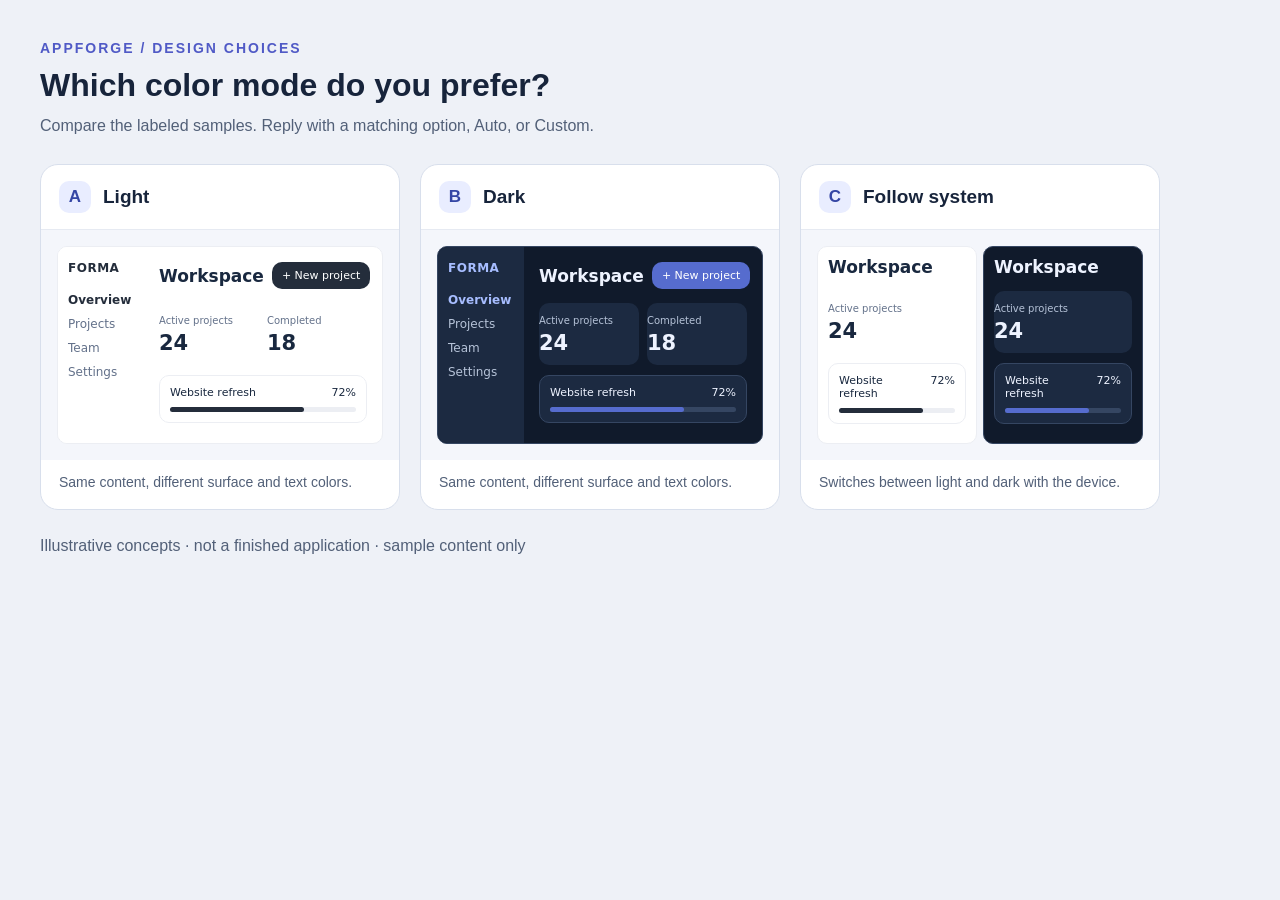
<file: assets/uiux/theme.html>
<!doctype html>
<html lang="en"><head><meta charset="utf-8"><meta name="viewport" content="width=device-width,initial-scale=1"><title>Which color mode do you prefer?</title><style>
*{box-sizing:border-box}body{margin:0;background:#eef1f7;color:#17243b;font-family:Arial,sans-serif}
main{width:1200px;padding:40px}header{margin-bottom:26px}.eyebrow{color:#505ac6;font-size:14px;font-weight:700;letter-spacing:2px}
h1{font-size:32px;line-height:1.2;margin:10px 0}header p,footer{font-size:16px;line-height:1.5;color:#526078;margin:0}
.grid{display:grid;grid-template-columns:repeat(2,minmax(0,1fr));gap:20px}.grid.three{grid-template-columns:repeat(3,minmax(0,1fr))}
.grid.one{grid-template-columns:1fr}.option{min-width:0;background:#fff;border:1px solid #d8dfec;border-radius:18px;overflow:hidden}
.caption{padding:16px 18px;display:flex;align-items:center;gap:12px;border-bottom:1px solid #e6eaf2;min-height:65px}
.code{flex:0 0 32px;height:32px;border-radius:10px;display:grid;place-items:center;background:#e9edff;color:#3546a5;font-size:17px;font-weight:700}
h2{font-size:19px;line-height:1.3;margin:0}.detail{font-size:14px;line-height:1.45;color:#526078;padding:12px 18px 16px;min-height:48px}
.preview{height:230px;position:relative;overflow:hidden;background:#f4f6fb;padding:16px}.preview>div{height:100%}footer{margin-top:24px}
.mini{--bg:#f4f6fb;--surface:#fff;--ink:#19283f;--muted:#63718a;--accent:#4f57ce;--line:#dce2ed;--radius:10px;background:var(--bg);color:var(--ink);display:flex;border:1px solid var(--line);border-radius:var(--radius);overflow:hidden;font-size:12px}
.mini nav{width:86px;flex-shrink:0;background:var(--surface);border-right:1px solid var(--line);padding:14px 10px;display:flex;flex-direction:column;gap:10px}
.mini .brand{font-weight:700;color:var(--accent);margin-bottom:8px;letter-spacing:.5px}.mini nav span{color:var(--muted)}.mini nav .active{color:var(--accent);font-weight:700}
.mini section{flex:1;min-width:0;padding:15px}.mini .top{display:flex;justify-content:space-between;align-items:center;margin-bottom:14px;gap:8px}
.mini strong{font-size:17px}.button{display:inline-block;background:var(--accent);color:#fff;border-radius:var(--radius);padding:7px 10px;font-size:11px;white-space:nowrap}
.stats{display:grid;grid-template-columns:repeat(2,1fr);gap:8px}.stat{background:var(--surface);border:1px solid var(--line);border-radius:var(--radius);padding:10px;box-shadow:var(--shadow,none)}
.stat small{font-size:10px;color:var(--muted)}.stat b{display:block;font-size:21px;margin-top:4px}.activity{margin-top:10px;background:var(--surface);border-radius:var(--radius);border:1px solid var(--line);padding:10px}
.activity .line{display:flex;justify-content:space-between;gap:6px;font-size:11px}.activity .bar{height:5px;margin-top:8px;border-radius:3px;background:var(--line)}.activity .bar i{display:block;width:72%;height:100%;background:var(--accent);border-radius:3px}
.style-minimal{--bg:#fff;--line:#eceef3;--accent:#242d3b}.style-minimal .stat{border:0;padding-left:0}.style-minimal nav{border:0}
.style-bento{--bg:#edeefb;--accent:#5b4bc5;--radius:19px}.style-bento .stat:first-child{background:#ded8ff}.style-bento .stat:last-child{background:#e8f7d9}.style-bento .stat{border:0}.style-bento .activity{border:0}
.style-matte-glass{--bg:linear-gradient(120deg,#a9c0d7,#d6c8eb);--surface:#f8faffde;--line:#ffffffc9;--accent:#4d5c98;backdrop-filter:blur(10px)}
.style-apple-inspired{--bg:#edf0f5;--accent:#1971d4;--line:#e0e4eb}.style-apple-inspired nav{background:#e7eaf0}.style-apple-inspired .stat{border:0}
.style-material-design{--bg:#f4effc;--surface:#fffaff;--accent:#6750a4;--line:#e5dcef}.style-material-design .button{border-radius:24px}.style-material-design .stat{border:0;box-shadow:0 3px 5px #21113720}
.style-corporate{--bg:#f2f5f8;--accent:#21547a;--line:#d1dce6}.style-corporate nav{background:#1c3552}.style-corporate nav span{color:#d7e1eb}.style-corporate .brand,.style-corporate nav .active{color:#fff}
.style-futuristic{--bg:#0b1b2e;--surface:#11283d;--ink:#e0f8ff;--muted:#a3c2d4;--accent:#2580a0;--line:#28617a;font-family:Consolas,monospace}.style-futuristic .brand,.style-futuristic nav .active{color:#78d8ef}
.style-luxury{--bg:#201f1d;--surface:#2e2b26;--ink:#f8f0dd;--muted:#d1c6ae;--accent:#a4874a;--line:#625539;font-family:Georgia,serif}.style-luxury .brand,.style-luxury nav .active{color:#e6ca8e}.style-luxury strong{letter-spacing:1px}
.style-fluent-design{--bg:#e8eff6;--accent:#1768a6;--surface:#ffffffd9}.style-fluent-design nav{background:#e0eaf4}
.style-linux-inspired{--bg:#f1efec;--accent:#a64613;--line:#b9b7b2}.style-linux-inspired nav{background:#e0ddda}.style-linux-inspired .stat{padding:7px}
.style-glassmorphism{--bg:linear-gradient(130deg,#8295d2,#c6b3e6 50%,#90d4dc);--surface:#ffffffb8;--accent:#3d4a94;--line:#ffffffb0}
.style-neumorphism{--bg:#e4e9ef;--surface:#e4e9ef;--line:#c4ced9;--accent:#3f5a91}.style-neumorphism .stat{box-shadow:5px 5px 9px #bec6d0,-5px -5px 9px #fff}
.style-brutalism{--bg:#fcf5c7;--accent:#343448;--line:#252a35}.style-brutalism .stat{border:2px solid #252a35;box-shadow:3px 3px 0 #252a35}.style-brutalism .button{background:#6b48d3}
.style-flat{--bg:#edf5f4;--accent:#14796c;--line:#cbe2df}.style-flat .stat{background:#d7eeeb;border:0}
.style-retro{--bg:#f4e8cd;--surface:#fff3da;--accent:#9f462e;--line:#a28b67}.style-retro .stat{box-shadow:2px 2px 0 #7d674b}
.style-cyberpunk{--bg:#130f26;--surface:#231b3a;--ink:#f2efff;--muted:#c2b4d7;--accent:#8955bf;--line:#685486;font-family:Consolas,monospace}.style-cyberpunk .brand,.style-cyberpunk nav .active{color:#f3d673}
.style-editorial{--bg:#faf8f2;--accent:#4f483d;--line:#c9c0ae}.style-editorial nav{display:none}.style-editorial strong{font-family:Georgia,serif;font-size:25px}.style-editorial .stat{border:0;border-top:1px solid var(--line)}
.style-monochrome{--bg:#eee;--surface:#fafafa;--accent:#343434;--ink:#202020;--line:#ccc}.style-industrial{--bg:#e6e7e6;--accent:#4f5b55;--line:#717e78;font-family:Consolas,monospace}
.style-custom{--bg:linear-gradient(130deg,#e3f6f1,#f6e6fb);--accent:#7456b1;--line:#c2cfdf}
.theme-dark{--bg:#101a2b;--surface:#1c2a41;--ink:#eef3ff;--muted:#b6c3d8;--line:#354662;--accent:#566cce}
.theme-dark .brand,.theme-dark nav .active{color:#a7bdff}
.system-pair{display:flex;gap:6px}.system-pair .mini{flex:1}.system-pair nav{display:none}.system-pair .mini section{padding:10px}.system-pair .stats{grid-template-columns:1fr}.system-pair .stat:last-child,.system-pair .button{display:none}
.swatches{display:flex;height:70px!important;border-radius:8px;overflow:hidden}.swatches span{flex:1}.palette-ui{margin-top:12px;display:flex;align-items:center;justify-content:space-between;padding:18px;border-radius:10px;font-size:16px;font-weight:700}.hexes{display:flex;justify-content:space-between;font:11px Consolas,monospace;margin-top:8px}
.nav-right{flex-direction:row-reverse}.nav-right nav{border-right:0;border-left:1px solid var(--line)}.nav-top,.nav-bottom{flex-direction:column}.nav-top nav,.nav-bottom nav{flex-direction:row;width:auto;padding:10px;gap:16px;align-items:center;border:0}.nav-top nav .brand,.nav-bottom nav .brand{margin:0}.nav-bottom{flex-direction:column-reverse}.nav-bottom section,.nav-top section{padding:10px}.nav-bottom .activity,.nav-top .activity{display:none}
.nav-floating{padding:9px;gap:8px}.nav-floating nav{border:1px solid var(--line);border-radius:12px;box-shadow:0 4px 12px #26394f16}.nav-floating section{padding:6px}.mini aside{width:55px;border-left:1px solid var(--line);padding:14px 8px;background:#e9edf7;font-size:10px;line-height:2;color:#566780}
.nav-centered nav{display:none}.nav-centered section{max-width:300px;margin:auto}.nav-centered .top{justify-content:center}.nav-bento nav{display:none}.nav-bento .stats{grid-template-columns:2fr 1fr}.nav-bento .stat:first-child{background:#e5e0ff}.nav-bento .activity{width:75%;background:#e4f2e5}
.density{height:100%;background:#fff;border:1px solid #d5deea;border-radius:10px;padding:12px;overflow:hidden}.density .row{border-bottom:1px solid #e4e8f1;display:flex;align-items:center;justify-content:space-between;font-size:12px}.density .row span:last-child{font-size:10px;background:#e5f3ed;color:#22634d;padding:3px 6px;border-radius:4px}
.corner{width:83%;margin:4px auto;background:#fff;border:1px solid #cdd6e8;padding:20px;box-shadow:0 6px 18px #2537610c}.corner strong{display:block;font-size:20px;margin-bottom:10px}.corner p{font-size:13px;color:#526078}.corner .button{font-size:13px;padding:10px 14px}
.type{padding:10px 16px;background:#fff;border-radius:10px}.type small{color:#526078;font-family:Arial,sans-serif;font-size:12px;letter-spacing:2px}.type h3{font-size:32px;margin:13px 0}.type p{font-size:16px;line-height:1.5;margin:0 0 12px}.type span{font-size:14px}
.icons{display:flex;align-items:center;justify-content:space-evenly;height:100%;color:#4f57b8}.icons svg{width:56px;height:56px;overflow:visible}.icons figure{margin:0;text-align:center}.icons figcaption{font-size:12px;color:#526078;margin-top:12px}
.backdrop{display:grid;place-items:center;border-radius:12px;overflow:hidden;position:relative;background:#d9e6f5}.glass-card{z-index:2;background:#fffffff0;color:#1d2c42;padding:16px 22px;border-radius:12px;box-shadow:0 5px 20px #26324e20;max-width:80%;font-size:16px}.glass-card span{display:block;font-size:12px;color:#526078;margin-top:6px}
.bg-gradient{background:linear-gradient(120deg,#b6d8ef,#ddd2ef)}.bg-mesh{background:radial-gradient(at 10% 15%,#9fe0da,transparent 65%),radial-gradient(at 90% 20%,#f0bad4,transparent 70%),radial-gradient(at 45% 100%,#a8b9ed,transparent 65%),#f3e8f5}
.bg-svg-pattern{background-color:#e4eaf4;background-image:radial-gradient(#9baecb 1.5px,transparent 1.5px);background-size:18px 18px}
.bg-image,.bg-video{background:linear-gradient(180deg,#a3c9e3 0 48%,#799c8f 48% 65%,#3e6863 65%);isolation:isolate}.bg-image:before,.bg-video:before{content:'';position:absolute;inset:30% -10% -40%;background:#668e8a;transform:rotate(-13deg);z-index:-1}.bg-video .glass-card:after{content:'▶  Video placeholder';display:block;margin-top:10px;font-size:12px;color:#4e5d77}
.bg-animated{background:radial-gradient(ellipse at 20% 40%,#c3b4ee,transparent 60%),radial-gradient(ellipse at 85% 75%,#8bdbd3,transparent 60%),#e7e7f7}
.bg-particles{background-color:#152b46;background-image:radial-gradient(#96c2df 1px,transparent 2px),radial-gradient(#b5d9ef 2px,transparent 3px);background-size:31px 43px,67px 53px}
.bg-3d{background:repeating-conic-gradient(from 30deg,#b8c9e1 0 60deg,#dce6f5 60deg 120deg,#9eafd0 120deg 180deg);background-size:75px 130px}.bg-texture{background:repeating-linear-gradient(25deg,#e5e0d8 0 1px,#f1ede7 1px 4px)}
.story{display:flex;align-items:center;gap:12px;height:100%;padding:8px}.frame{position:relative;flex:1;height:110px;border:1px solid #d0d9e9;border-radius:12px;background:#fff;overflow:hidden}.frame small{position:absolute;bottom:8px;left:10px;color:#63718a;font-size:12px}.orb{position:absolute;top:20px;width:32px;height:32px;border-radius:10px;background:#6660c8}.arrow{color:#7d87a0;font-size:24px}.motion-label{font-size:14px;color:#526078;margin:0 10px}
.logo-preview{background:#fff;border:1px solid #d6deec;border-radius:10px;position:relative}.logo-preview .shell-top{height:43px;border-bottom:1px solid #d6deec;background:#f9faff}.logo-preview .shell-nav{position:absolute;left:0;top:43px;bottom:0;width:92px;border-right:1px solid #d6deec;background:#eef1f8;padding:16px 10px;font-size:11px;line-height:2.5;color:#607089}.logo-preview .logo{position:absolute;top:12px;display:flex;gap:5px;align-items:center;font-size:12px;font-weight:700}.logo-preview .mark{display:inline-grid;place-items:center;background:#5751bd;color:#fff;width:20px;height:20px;border-radius:6px;font-size:10px}.logo-preview .placeholder{position:absolute;top:67px;left:115px;right:20px;height:80px;background:linear-gradient(#e9edf8 0 25%,transparent 25% 43%,#f1f4fa 43%);border-radius:8px}
@media(max-width:700px){main{width:100%;padding:20px}.grid,.grid.three{grid-template-columns:1fr}}
</style></head>
<body><main><header><div class="eyebrow">APPFORGE / DESIGN CHOICES</div><h1>Which color mode do you prefer?</h1><p>Compare the labeled samples. Reply with a matching option, Auto, or Custom.</p></header>
<div class="grid three"><article class="option"><div class="caption"><span class="code">A</span><h2>Light</h2></div><div class="preview"><div class="mini style-minimal " style="--radius:10px;--shadow:none;font-family:system-ui">
    <nav><div class="brand">FORMA</div><span class="active">Overview</span><span>Projects</span><span>Team</span><span>Settings</span></nav>
    <section><div class="top"><strong>Workspace</strong><span class="button">+ New project</span></div>
    <div class="stats"><div class="stat"><small>Active projects</small><b>24</b></div><div class="stat"><small>Completed</small><b>18</b></div></div>
    <div class="activity"><div class="line"><span>Website refresh</span><span>72%</span></div><div class="bar"><i></i></div></div></section></div></div><div class="detail">Same content, different surface and text colors.</div></article><article class="option"><div class="caption"><span class="code">B</span><h2>Dark</h2></div><div class="preview"><div class="mini style-minimal theme-dark" style="--radius:10px;--shadow:none;font-family:system-ui">
    <nav><div class="brand">FORMA</div><span class="active">Overview</span><span>Projects</span><span>Team</span><span>Settings</span></nav>
    <section><div class="top"><strong>Workspace</strong><span class="button">+ New project</span></div>
    <div class="stats"><div class="stat"><small>Active projects</small><b>24</b></div><div class="stat"><small>Completed</small><b>18</b></div></div>
    <div class="activity"><div class="line"><span>Website refresh</span><span>72%</span></div><div class="bar"><i></i></div></div></section></div></div><div class="detail">Same content, different surface and text colors.</div></article><article class="option"><div class="caption"><span class="code">C</span><h2>Follow system</h2></div><div class="preview"><div class="system-pair"><div class="mini style-minimal " style="--radius:10px;--shadow:none;font-family:system-ui">
    <nav><div class="brand">FORMA</div><span class="active">Overview</span><span>Projects</span><span>Team</span><span>Settings</span></nav>
    <section><div class="top"><strong>Workspace</strong><span class="button">+ New project</span></div>
    <div class="stats"><div class="stat"><small>Active projects</small><b>24</b></div><div class="stat"><small>Completed</small><b>18</b></div></div>
    <div class="activity"><div class="line"><span>Website refresh</span><span>72%</span></div><div class="bar"><i></i></div></div></section></div><div class="mini style-minimal theme-dark" style="--radius:10px;--shadow:none;font-family:system-ui">
    <nav><div class="brand">FORMA</div><span class="active">Overview</span><span>Projects</span><span>Team</span><span>Settings</span></nav>
    <section><div class="top"><strong>Workspace</strong><span class="button">+ New project</span></div>
    <div class="stats"><div class="stat"><small>Active projects</small><b>24</b></div><div class="stat"><small>Completed</small><b>18</b></div></div>
    <div class="activity"><div class="line"><span>Website refresh</span><span>72%</span></div><div class="bar"><i></i></div></div></section></div></div></div><div class="detail">Switches between light and dark with the device.</div></article></div><footer>Illustrative concepts · not a finished application · sample content only</footer></main></body></html>
</file>
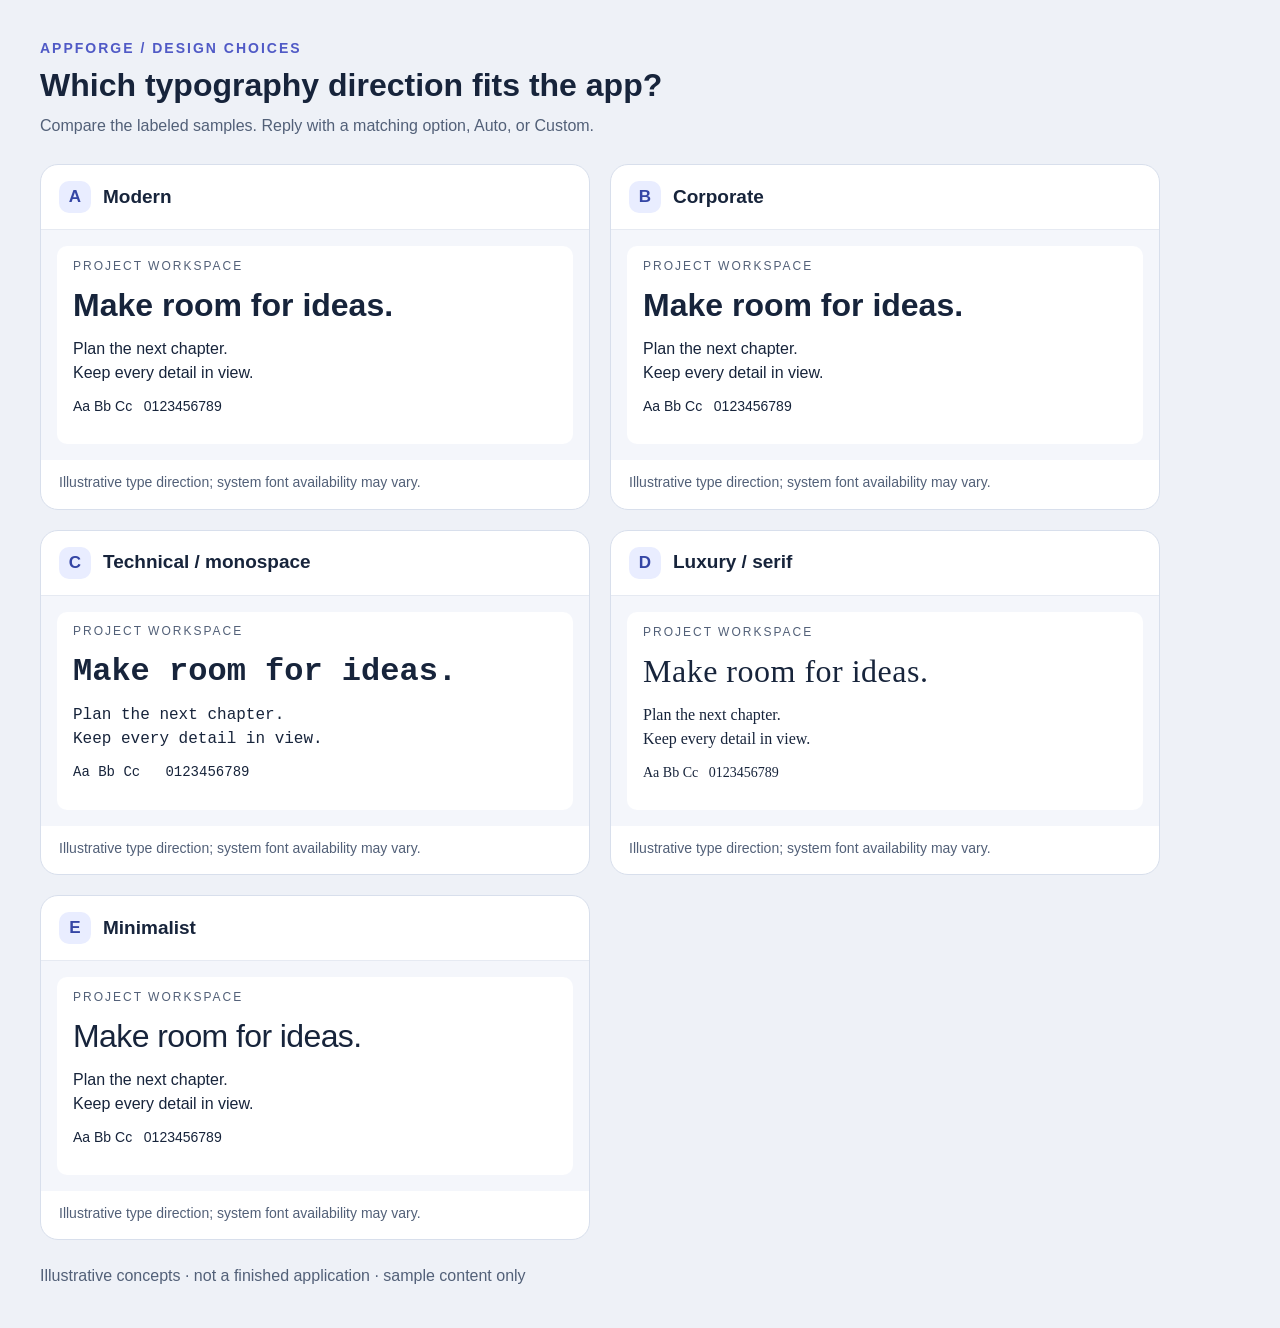
<file: assets/uiux/typography.html>
<!doctype html>
<html lang="en"><head><meta charset="utf-8"><meta name="viewport" content="width=device-width,initial-scale=1"><title>Which typography direction fits the app?</title><style>
*{box-sizing:border-box}body{margin:0;background:#eef1f7;color:#17243b;font-family:Arial,sans-serif}
main{width:1200px;padding:40px}header{margin-bottom:26px}.eyebrow{color:#505ac6;font-size:14px;font-weight:700;letter-spacing:2px}
h1{font-size:32px;line-height:1.2;margin:10px 0}header p,footer{font-size:16px;line-height:1.5;color:#526078;margin:0}
.grid{display:grid;grid-template-columns:repeat(2,minmax(0,1fr));gap:20px}.grid.three{grid-template-columns:repeat(3,minmax(0,1fr))}
.grid.one{grid-template-columns:1fr}.option{min-width:0;background:#fff;border:1px solid #d8dfec;border-radius:18px;overflow:hidden}
.caption{padding:16px 18px;display:flex;align-items:center;gap:12px;border-bottom:1px solid #e6eaf2;min-height:65px}
.code{flex:0 0 32px;height:32px;border-radius:10px;display:grid;place-items:center;background:#e9edff;color:#3546a5;font-size:17px;font-weight:700}
h2{font-size:19px;line-height:1.3;margin:0}.detail{font-size:14px;line-height:1.45;color:#526078;padding:12px 18px 16px;min-height:48px}
.preview{height:230px;position:relative;overflow:hidden;background:#f4f6fb;padding:16px}.preview>div{height:100%}footer{margin-top:24px}
.mini{--bg:#f4f6fb;--surface:#fff;--ink:#19283f;--muted:#63718a;--accent:#4f57ce;--line:#dce2ed;--radius:10px;background:var(--bg);color:var(--ink);display:flex;border:1px solid var(--line);border-radius:var(--radius);overflow:hidden;font-size:12px}
.mini nav{width:86px;flex-shrink:0;background:var(--surface);border-right:1px solid var(--line);padding:14px 10px;display:flex;flex-direction:column;gap:10px}
.mini .brand{font-weight:700;color:var(--accent);margin-bottom:8px;letter-spacing:.5px}.mini nav span{color:var(--muted)}.mini nav .active{color:var(--accent);font-weight:700}
.mini section{flex:1;min-width:0;padding:15px}.mini .top{display:flex;justify-content:space-between;align-items:center;margin-bottom:14px;gap:8px}
.mini strong{font-size:17px}.button{display:inline-block;background:var(--accent);color:#fff;border-radius:var(--radius);padding:7px 10px;font-size:11px;white-space:nowrap}
.stats{display:grid;grid-template-columns:repeat(2,1fr);gap:8px}.stat{background:var(--surface);border:1px solid var(--line);border-radius:var(--radius);padding:10px;box-shadow:var(--shadow,none)}
.stat small{font-size:10px;color:var(--muted)}.stat b{display:block;font-size:21px;margin-top:4px}.activity{margin-top:10px;background:var(--surface);border-radius:var(--radius);border:1px solid var(--line);padding:10px}
.activity .line{display:flex;justify-content:space-between;gap:6px;font-size:11px}.activity .bar{height:5px;margin-top:8px;border-radius:3px;background:var(--line)}.activity .bar i{display:block;width:72%;height:100%;background:var(--accent);border-radius:3px}
.style-minimal{--bg:#fff;--line:#eceef3;--accent:#242d3b}.style-minimal .stat{border:0;padding-left:0}.style-minimal nav{border:0}
.style-bento{--bg:#edeefb;--accent:#5b4bc5;--radius:19px}.style-bento .stat:first-child{background:#ded8ff}.style-bento .stat:last-child{background:#e8f7d9}.style-bento .stat{border:0}.style-bento .activity{border:0}
.style-matte-glass{--bg:linear-gradient(120deg,#a9c0d7,#d6c8eb);--surface:#f8faffde;--line:#ffffffc9;--accent:#4d5c98;backdrop-filter:blur(10px)}
.style-apple-inspired{--bg:#edf0f5;--accent:#1971d4;--line:#e0e4eb}.style-apple-inspired nav{background:#e7eaf0}.style-apple-inspired .stat{border:0}
.style-material-design{--bg:#f4effc;--surface:#fffaff;--accent:#6750a4;--line:#e5dcef}.style-material-design .button{border-radius:24px}.style-material-design .stat{border:0;box-shadow:0 3px 5px #21113720}
.style-corporate{--bg:#f2f5f8;--accent:#21547a;--line:#d1dce6}.style-corporate nav{background:#1c3552}.style-corporate nav span{color:#d7e1eb}.style-corporate .brand,.style-corporate nav .active{color:#fff}
.style-futuristic{--bg:#0b1b2e;--surface:#11283d;--ink:#e0f8ff;--muted:#a3c2d4;--accent:#2580a0;--line:#28617a;font-family:Consolas,monospace}.style-futuristic .brand,.style-futuristic nav .active{color:#78d8ef}
.style-luxury{--bg:#201f1d;--surface:#2e2b26;--ink:#f8f0dd;--muted:#d1c6ae;--accent:#a4874a;--line:#625539;font-family:Georgia,serif}.style-luxury .brand,.style-luxury nav .active{color:#e6ca8e}.style-luxury strong{letter-spacing:1px}
.style-fluent-design{--bg:#e8eff6;--accent:#1768a6;--surface:#ffffffd9}.style-fluent-design nav{background:#e0eaf4}
.style-linux-inspired{--bg:#f1efec;--accent:#a64613;--line:#b9b7b2}.style-linux-inspired nav{background:#e0ddda}.style-linux-inspired .stat{padding:7px}
.style-glassmorphism{--bg:linear-gradient(130deg,#8295d2,#c6b3e6 50%,#90d4dc);--surface:#ffffffb8;--accent:#3d4a94;--line:#ffffffb0}
.style-neumorphism{--bg:#e4e9ef;--surface:#e4e9ef;--line:#c4ced9;--accent:#3f5a91}.style-neumorphism .stat{box-shadow:5px 5px 9px #bec6d0,-5px -5px 9px #fff}
.style-brutalism{--bg:#fcf5c7;--accent:#343448;--line:#252a35}.style-brutalism .stat{border:2px solid #252a35;box-shadow:3px 3px 0 #252a35}.style-brutalism .button{background:#6b48d3}
.style-flat{--bg:#edf5f4;--accent:#14796c;--line:#cbe2df}.style-flat .stat{background:#d7eeeb;border:0}
.style-retro{--bg:#f4e8cd;--surface:#fff3da;--accent:#9f462e;--line:#a28b67}.style-retro .stat{box-shadow:2px 2px 0 #7d674b}
.style-cyberpunk{--bg:#130f26;--surface:#231b3a;--ink:#f2efff;--muted:#c2b4d7;--accent:#8955bf;--line:#685486;font-family:Consolas,monospace}.style-cyberpunk .brand,.style-cyberpunk nav .active{color:#f3d673}
.style-editorial{--bg:#faf8f2;--accent:#4f483d;--line:#c9c0ae}.style-editorial nav{display:none}.style-editorial strong{font-family:Georgia,serif;font-size:25px}.style-editorial .stat{border:0;border-top:1px solid var(--line)}
.style-monochrome{--bg:#eee;--surface:#fafafa;--accent:#343434;--ink:#202020;--line:#ccc}.style-industrial{--bg:#e6e7e6;--accent:#4f5b55;--line:#717e78;font-family:Consolas,monospace}
.style-custom{--bg:linear-gradient(130deg,#e3f6f1,#f6e6fb);--accent:#7456b1;--line:#c2cfdf}
.theme-dark{--bg:#101a2b;--surface:#1c2a41;--ink:#eef3ff;--muted:#b6c3d8;--line:#354662;--accent:#566cce}
.theme-dark .brand,.theme-dark nav .active{color:#a7bdff}
.system-pair{display:flex;gap:6px}.system-pair .mini{flex:1}.system-pair nav{display:none}.system-pair .mini section{padding:10px}.system-pair .stats{grid-template-columns:1fr}.system-pair .stat:last-child,.system-pair .button{display:none}
.swatches{display:flex;height:70px!important;border-radius:8px;overflow:hidden}.swatches span{flex:1}.palette-ui{margin-top:12px;display:flex;align-items:center;justify-content:space-between;padding:18px;border-radius:10px;font-size:16px;font-weight:700}.hexes{display:flex;justify-content:space-between;font:11px Consolas,monospace;margin-top:8px}
.nav-right{flex-direction:row-reverse}.nav-right nav{border-right:0;border-left:1px solid var(--line)}.nav-top,.nav-bottom{flex-direction:column}.nav-top nav,.nav-bottom nav{flex-direction:row;width:auto;padding:10px;gap:16px;align-items:center;border:0}.nav-top nav .brand,.nav-bottom nav .brand{margin:0}.nav-bottom{flex-direction:column-reverse}.nav-bottom section,.nav-top section{padding:10px}.nav-bottom .activity,.nav-top .activity{display:none}
.nav-floating{padding:9px;gap:8px}.nav-floating nav{border:1px solid var(--line);border-radius:12px;box-shadow:0 4px 12px #26394f16}.nav-floating section{padding:6px}.mini aside{width:55px;border-left:1px solid var(--line);padding:14px 8px;background:#e9edf7;font-size:10px;line-height:2;color:#566780}
.nav-centered nav{display:none}.nav-centered section{max-width:300px;margin:auto}.nav-centered .top{justify-content:center}.nav-bento nav{display:none}.nav-bento .stats{grid-template-columns:2fr 1fr}.nav-bento .stat:first-child{background:#e5e0ff}.nav-bento .activity{width:75%;background:#e4f2e5}
.density{height:100%;background:#fff;border:1px solid #d5deea;border-radius:10px;padding:12px;overflow:hidden}.density .row{border-bottom:1px solid #e4e8f1;display:flex;align-items:center;justify-content:space-between;font-size:12px}.density .row span:last-child{font-size:10px;background:#e5f3ed;color:#22634d;padding:3px 6px;border-radius:4px}
.corner{width:83%;margin:4px auto;background:#fff;border:1px solid #cdd6e8;padding:20px;box-shadow:0 6px 18px #2537610c}.corner strong{display:block;font-size:20px;margin-bottom:10px}.corner p{font-size:13px;color:#526078}.corner .button{font-size:13px;padding:10px 14px}
.type{padding:10px 16px;background:#fff;border-radius:10px}.type small{color:#526078;font-family:Arial,sans-serif;font-size:12px;letter-spacing:2px}.type h3{font-size:32px;margin:13px 0}.type p{font-size:16px;line-height:1.5;margin:0 0 12px}.type span{font-size:14px}
.icons{display:flex;align-items:center;justify-content:space-evenly;height:100%;color:#4f57b8}.icons svg{width:56px;height:56px;overflow:visible}.icons figure{margin:0;text-align:center}.icons figcaption{font-size:12px;color:#526078;margin-top:12px}
.backdrop{display:grid;place-items:center;border-radius:12px;overflow:hidden;position:relative;background:#d9e6f5}.glass-card{z-index:2;background:#fffffff0;color:#1d2c42;padding:16px 22px;border-radius:12px;box-shadow:0 5px 20px #26324e20;max-width:80%;font-size:16px}.glass-card span{display:block;font-size:12px;color:#526078;margin-top:6px}
.bg-gradient{background:linear-gradient(120deg,#b6d8ef,#ddd2ef)}.bg-mesh{background:radial-gradient(at 10% 15%,#9fe0da,transparent 65%),radial-gradient(at 90% 20%,#f0bad4,transparent 70%),radial-gradient(at 45% 100%,#a8b9ed,transparent 65%),#f3e8f5}
.bg-svg-pattern{background-color:#e4eaf4;background-image:radial-gradient(#9baecb 1.5px,transparent 1.5px);background-size:18px 18px}
.bg-image,.bg-video{background:linear-gradient(180deg,#a3c9e3 0 48%,#799c8f 48% 65%,#3e6863 65%);isolation:isolate}.bg-image:before,.bg-video:before{content:'';position:absolute;inset:30% -10% -40%;background:#668e8a;transform:rotate(-13deg);z-index:-1}.bg-video .glass-card:after{content:'▶  Video placeholder';display:block;margin-top:10px;font-size:12px;color:#4e5d77}
.bg-animated{background:radial-gradient(ellipse at 20% 40%,#c3b4ee,transparent 60%),radial-gradient(ellipse at 85% 75%,#8bdbd3,transparent 60%),#e7e7f7}
.bg-particles{background-color:#152b46;background-image:radial-gradient(#96c2df 1px,transparent 2px),radial-gradient(#b5d9ef 2px,transparent 3px);background-size:31px 43px,67px 53px}
.bg-3d{background:repeating-conic-gradient(from 30deg,#b8c9e1 0 60deg,#dce6f5 60deg 120deg,#9eafd0 120deg 180deg);background-size:75px 130px}.bg-texture{background:repeating-linear-gradient(25deg,#e5e0d8 0 1px,#f1ede7 1px 4px)}
.story{display:flex;align-items:center;gap:12px;height:100%;padding:8px}.frame{position:relative;flex:1;height:110px;border:1px solid #d0d9e9;border-radius:12px;background:#fff;overflow:hidden}.frame small{position:absolute;bottom:8px;left:10px;color:#63718a;font-size:12px}.orb{position:absolute;top:20px;width:32px;height:32px;border-radius:10px;background:#6660c8}.arrow{color:#7d87a0;font-size:24px}.motion-label{font-size:14px;color:#526078;margin:0 10px}
.logo-preview{background:#fff;border:1px solid #d6deec;border-radius:10px;position:relative}.logo-preview .shell-top{height:43px;border-bottom:1px solid #d6deec;background:#f9faff}.logo-preview .shell-nav{position:absolute;left:0;top:43px;bottom:0;width:92px;border-right:1px solid #d6deec;background:#eef1f8;padding:16px 10px;font-size:11px;line-height:2.5;color:#607089}.logo-preview .logo{position:absolute;top:12px;display:flex;gap:5px;align-items:center;font-size:12px;font-weight:700}.logo-preview .mark{display:inline-grid;place-items:center;background:#5751bd;color:#fff;width:20px;height:20px;border-radius:6px;font-size:10px}.logo-preview .placeholder{position:absolute;top:67px;left:115px;right:20px;height:80px;background:linear-gradient(#e9edf8 0 25%,transparent 25% 43%,#f1f4fa 43%);border-radius:8px}
@media(max-width:700px){main{width:100%;padding:20px}.grid,.grid.three{grid-template-columns:1fr}}
</style></head>
<body><main><header><div class="eyebrow">APPFORGE / DESIGN CHOICES</div><h1>Which typography direction fits the app?</h1><p>Compare the labeled samples. Reply with a matching option, Auto, or Custom.</p></header>
<div class="grid "><article class="option"><div class="caption"><span class="code">A</span><h2>Modern</h2></div><div class="preview"><div class="type" style="font-family:Arial, sans-serif"><small>PROJECT WORKSPACE</small><h3 style="font-weight:700;letter-spacing:0px">Make room for ideas.</h3><p>Plan the next chapter.<br>Keep every detail in view.</p><span>Aa Bb Cc &nbsp; 0123456789</span></div></div><div class="detail">Illustrative type direction; system font availability may vary.</div></article><article class="option"><div class="caption"><span class="code">B</span><h2>Corporate</h2></div><div class="preview"><div class="type" style="font-family:Tahoma, sans-serif"><small>PROJECT WORKSPACE</small><h3 style="font-weight:700;letter-spacing:0px">Make room for ideas.</h3><p>Plan the next chapter.<br>Keep every detail in view.</p><span>Aa Bb Cc &nbsp; 0123456789</span></div></div><div class="detail">Illustrative type direction; system font availability may vary.</div></article><article class="option"><div class="caption"><span class="code">C</span><h2>Technical / monospace</h2></div><div class="preview"><div class="type" style="font-family:Consolas, monospace"><small>PROJECT WORKSPACE</small><h3 style="font-weight:700;letter-spacing:0px">Make room for ideas.</h3><p>Plan the next chapter.<br>Keep every detail in view.</p><span>Aa Bb Cc &nbsp; 0123456789</span></div></div><div class="detail">Illustrative type direction; system font availability may vary.</div></article><article class="option"><div class="caption"><span class="code">D</span><h2>Luxury / serif</h2></div><div class="preview"><div class="type" style="font-family:Georgia, serif"><small>PROJECT WORKSPACE</small><h3 style="font-weight:400;letter-spacing:0.5px">Make room for ideas.</h3><p>Plan the next chapter.<br>Keep every detail in view.</p><span>Aa Bb Cc &nbsp; 0123456789</span></div></div><div class="detail">Illustrative type direction; system font availability may vary.</div></article><article class="option"><div class="caption"><span class="code">E</span><h2>Minimalist</h2></div><div class="preview"><div class="type" style="font-family:Arial, sans-serif"><small>PROJECT WORKSPACE</small><h3 style="font-weight:400;letter-spacing:-0.6px">Make room for ideas.</h3><p>Plan the next chapter.<br>Keep every detail in view.</p><span>Aa Bb Cc &nbsp; 0123456789</span></div></div><div class="detail">Illustrative type direction; system font availability may vary.</div></article></div><footer>Illustrative concepts · not a finished application · sample content only</footer></main></body></html>
</file>
